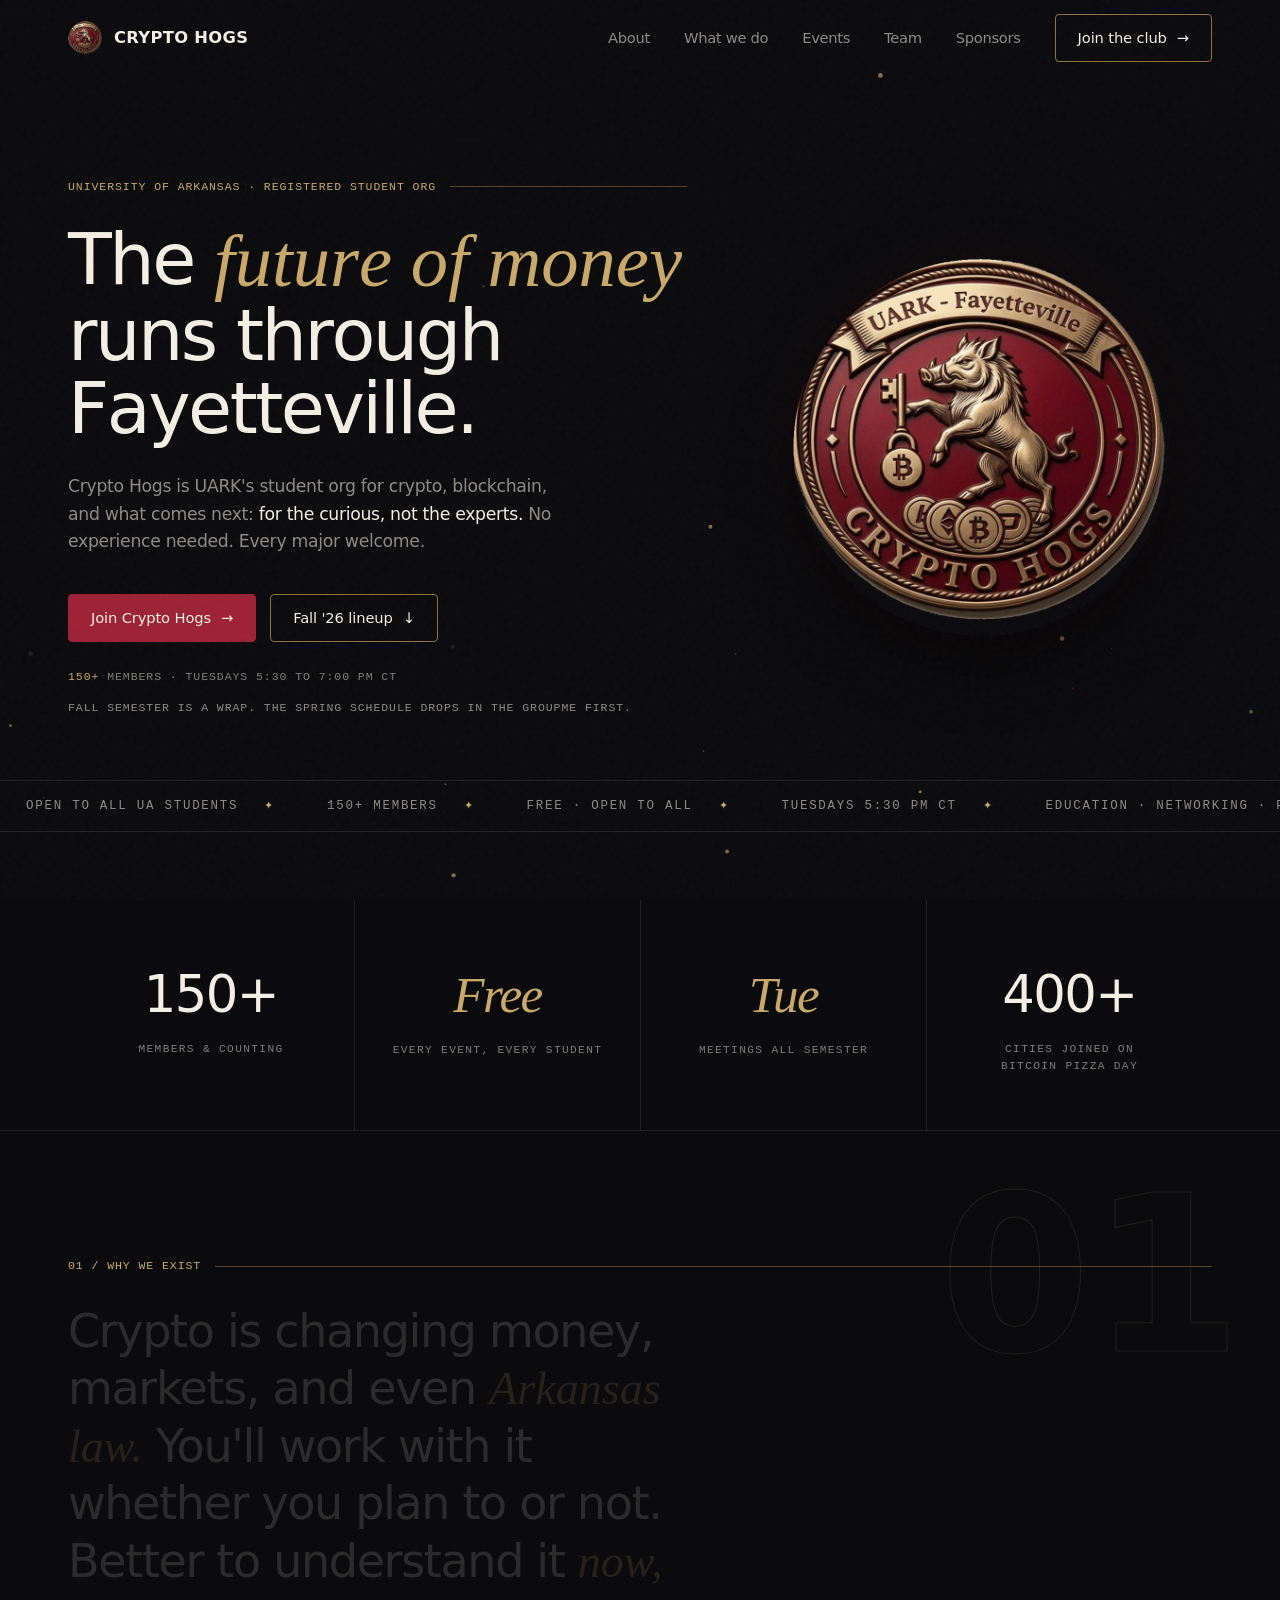
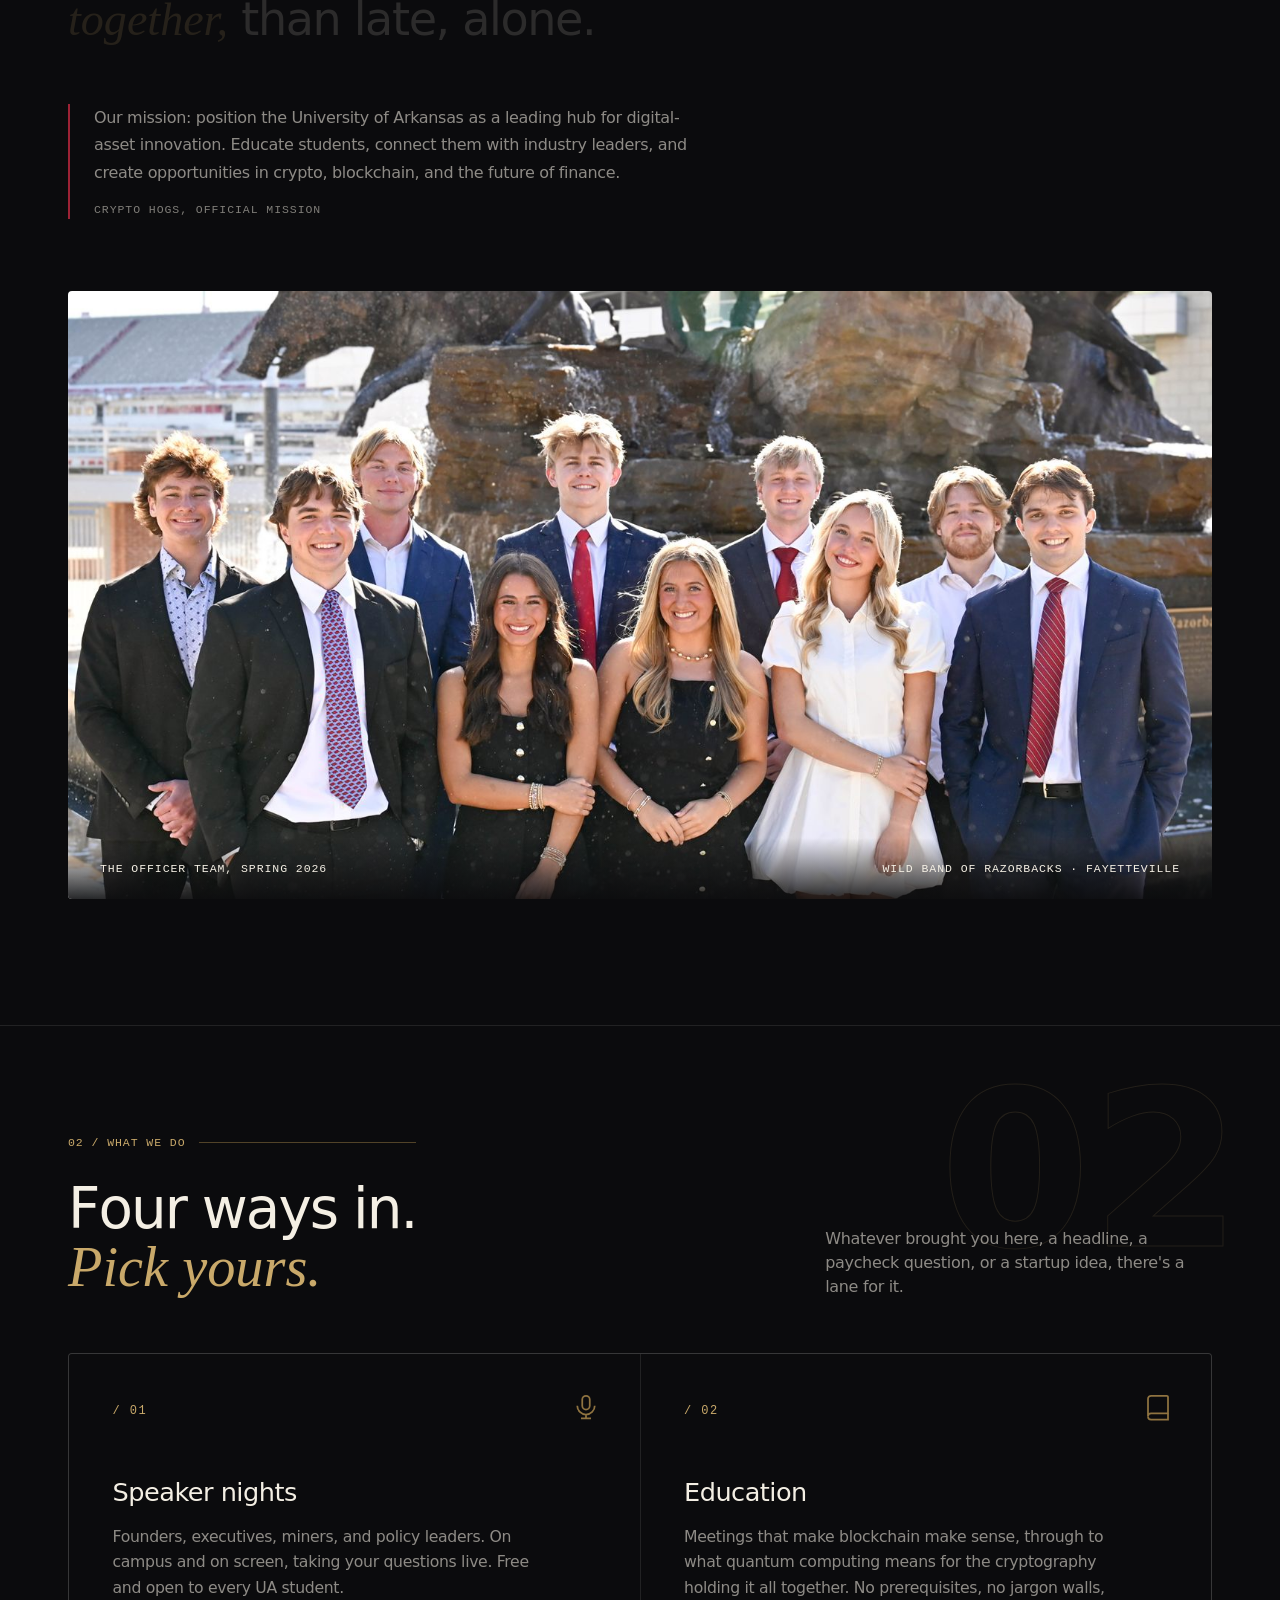
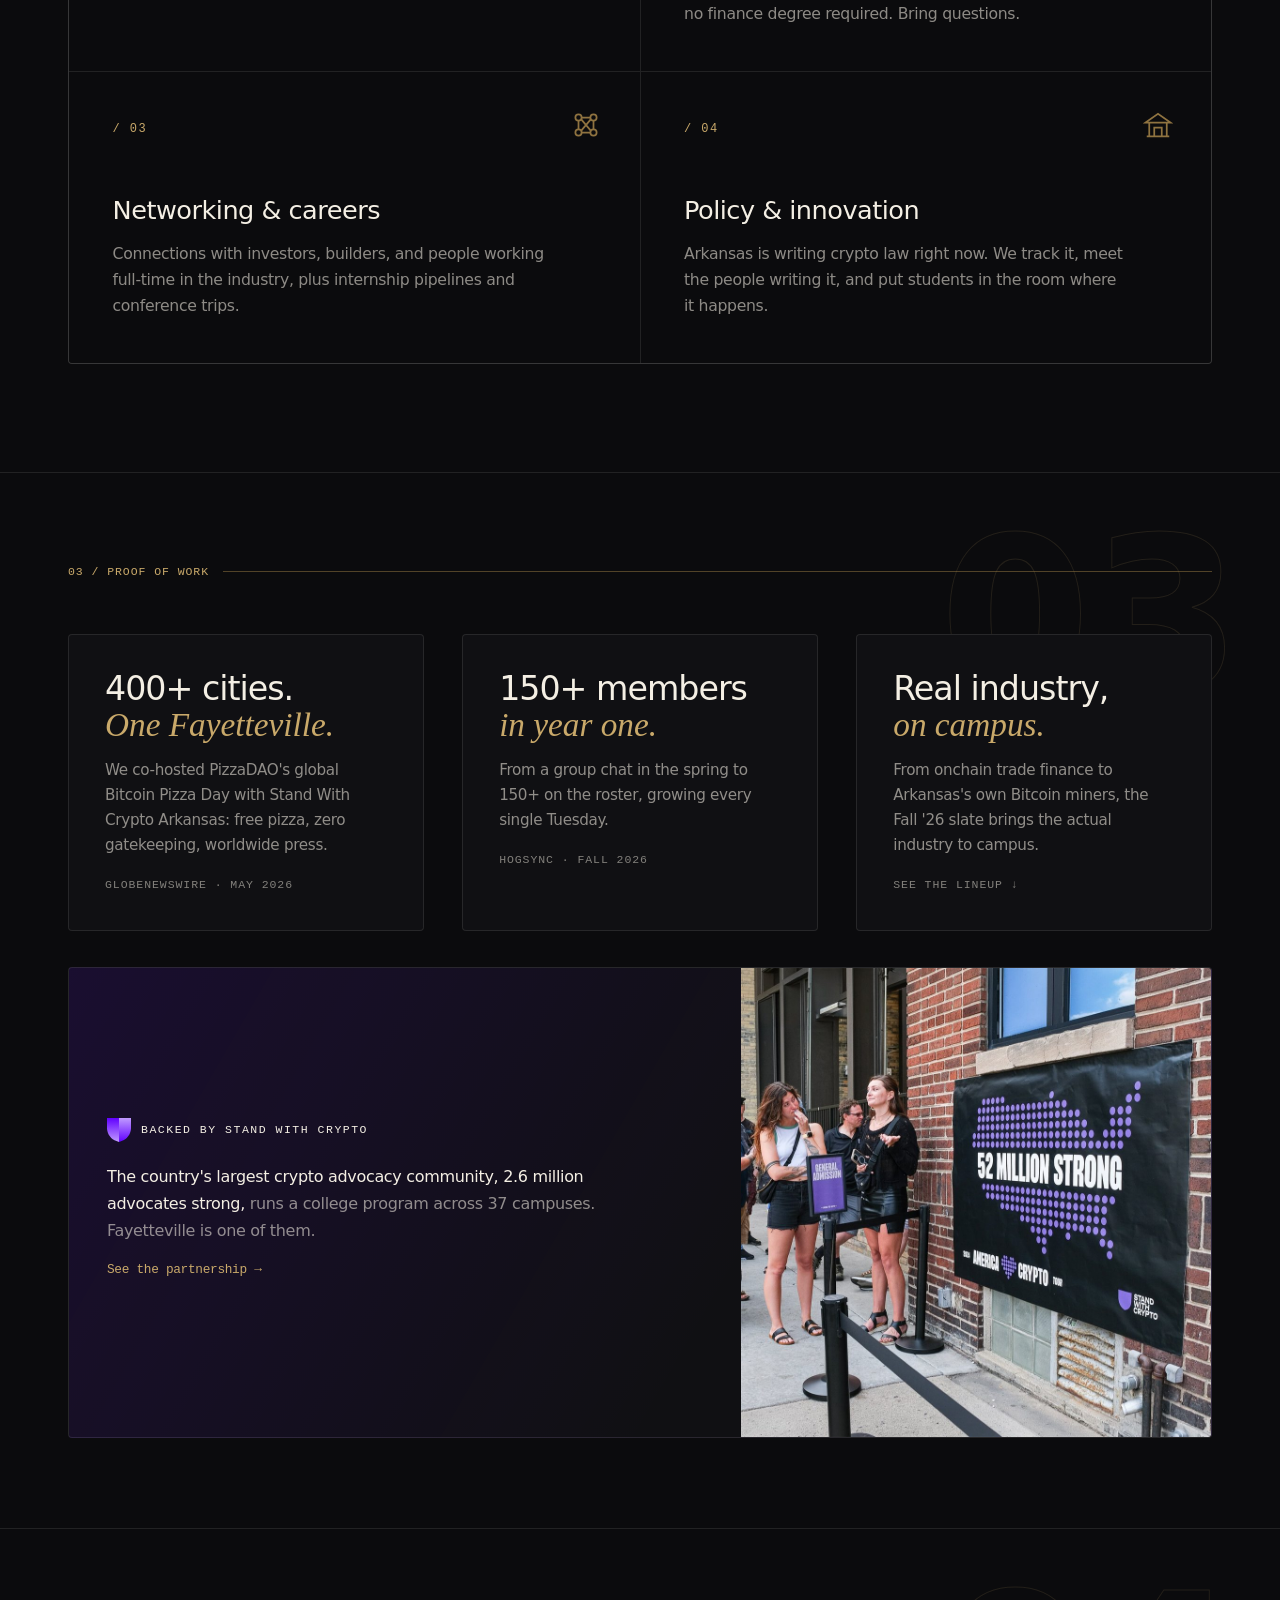
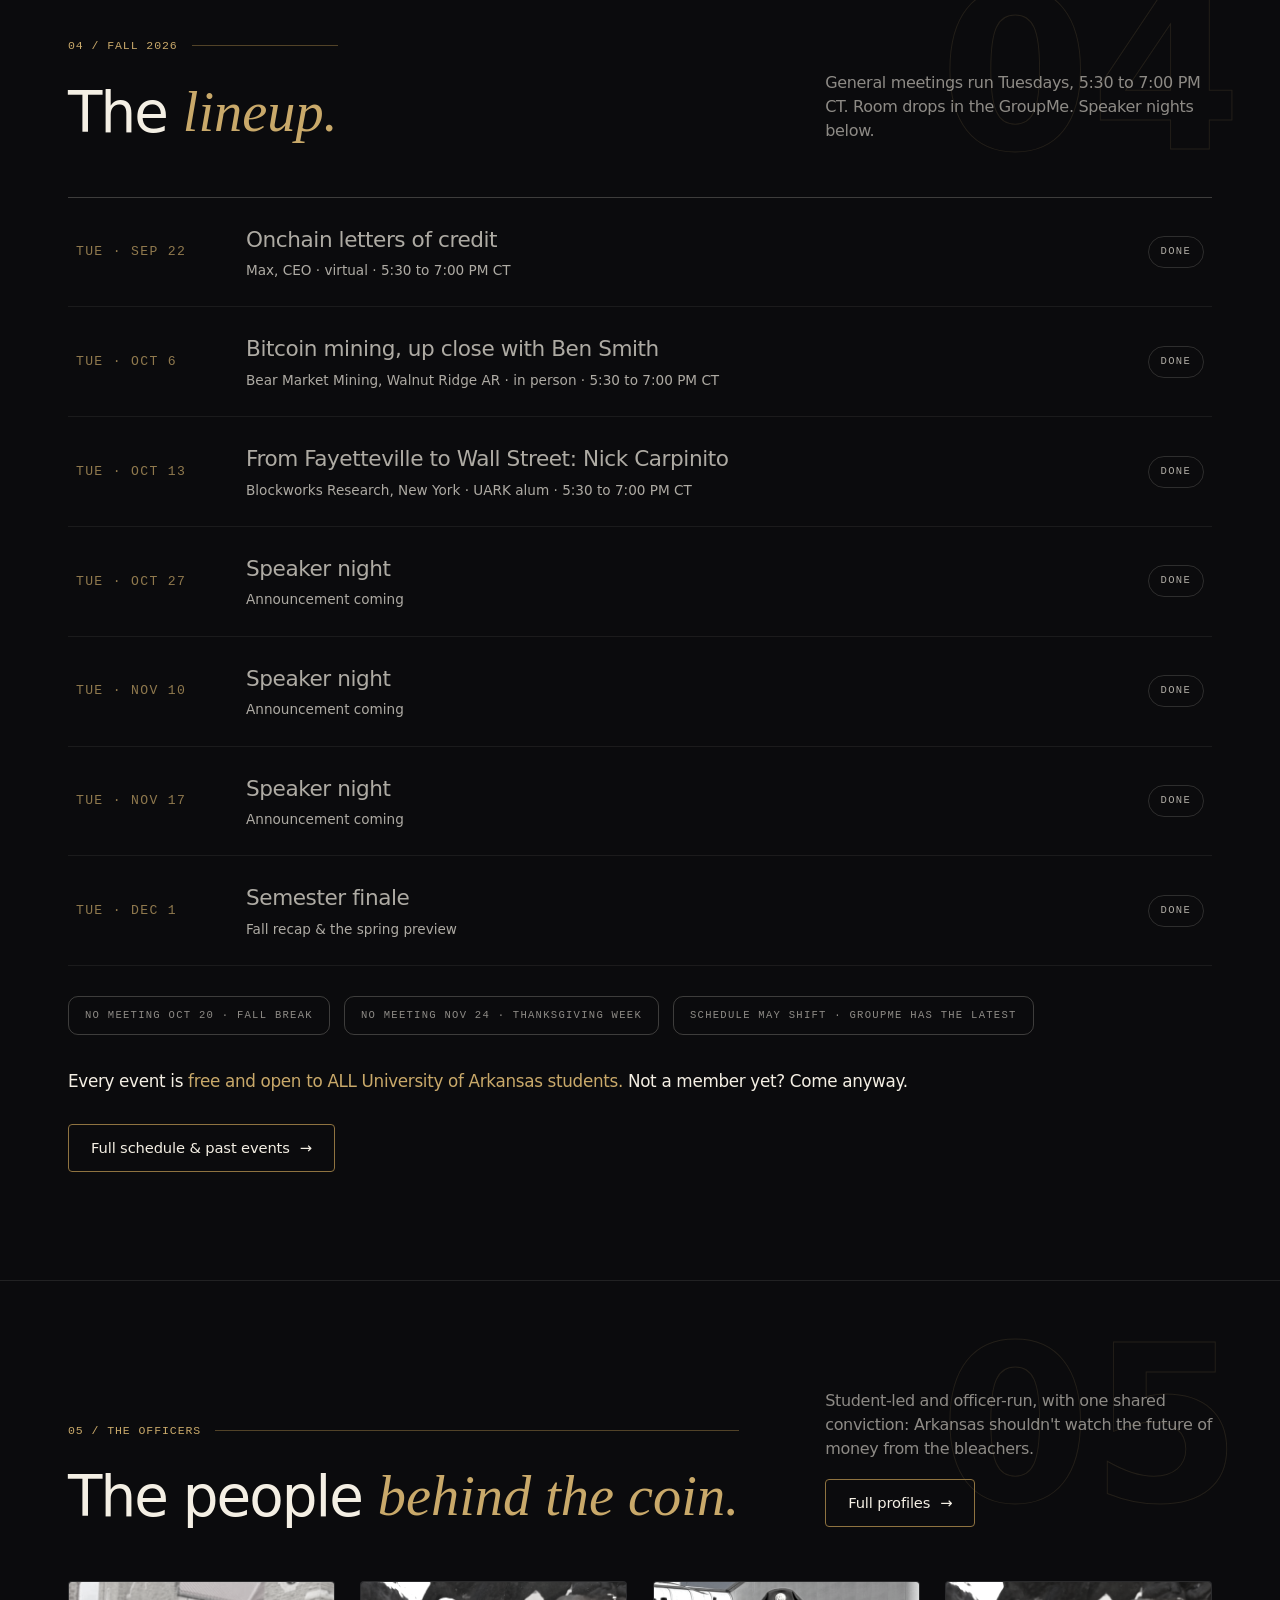
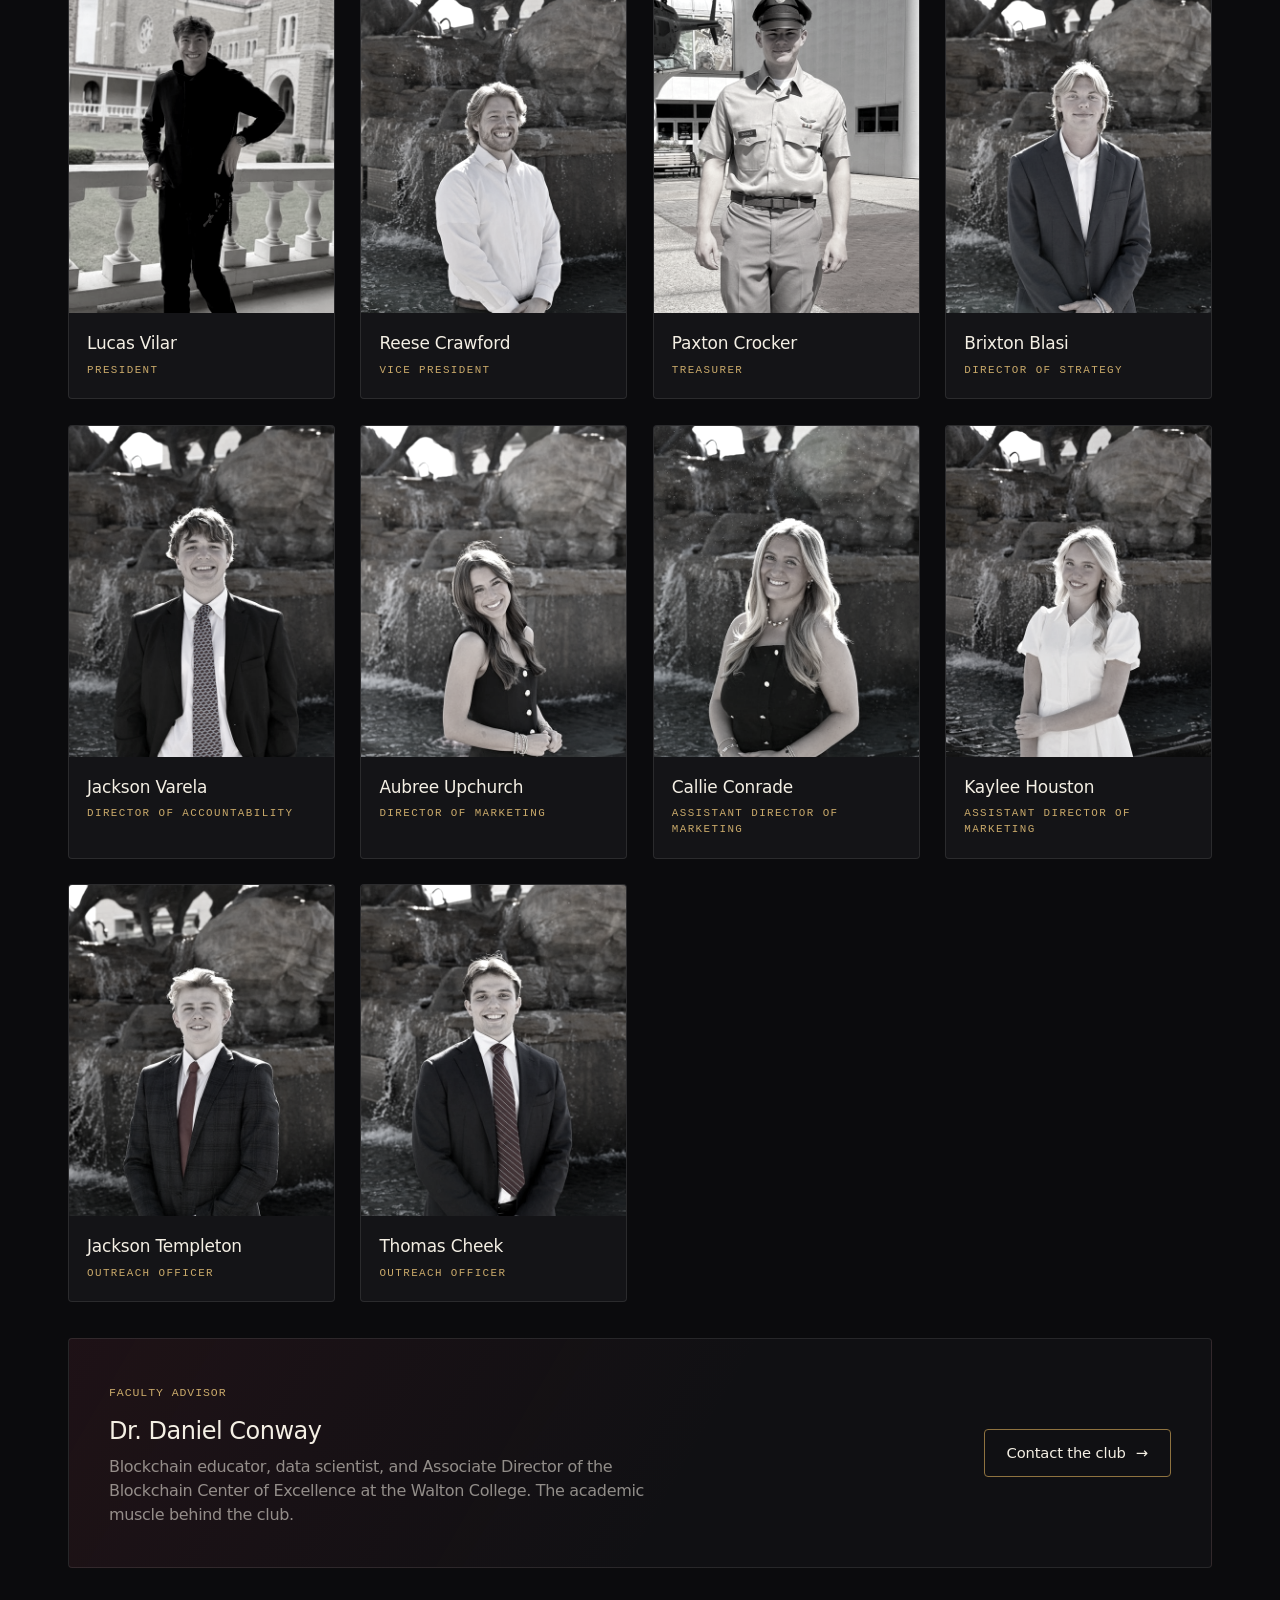
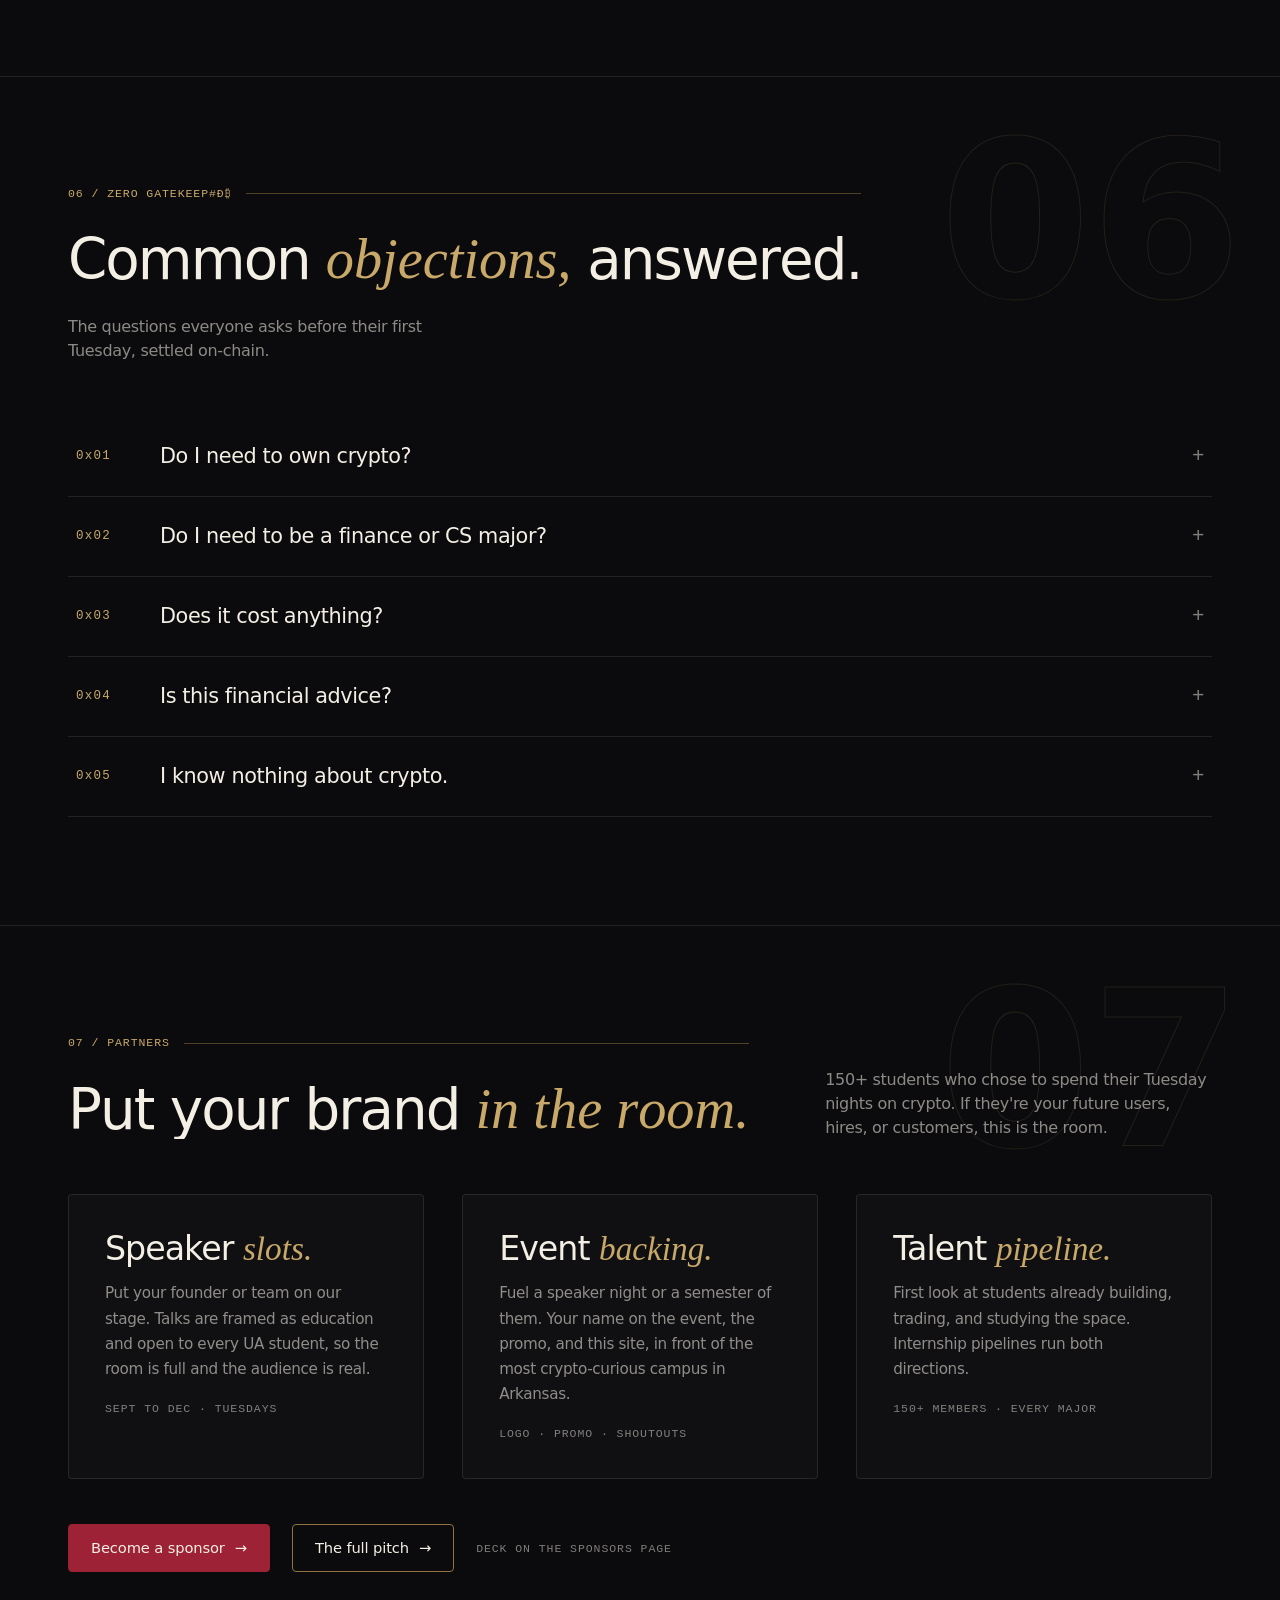
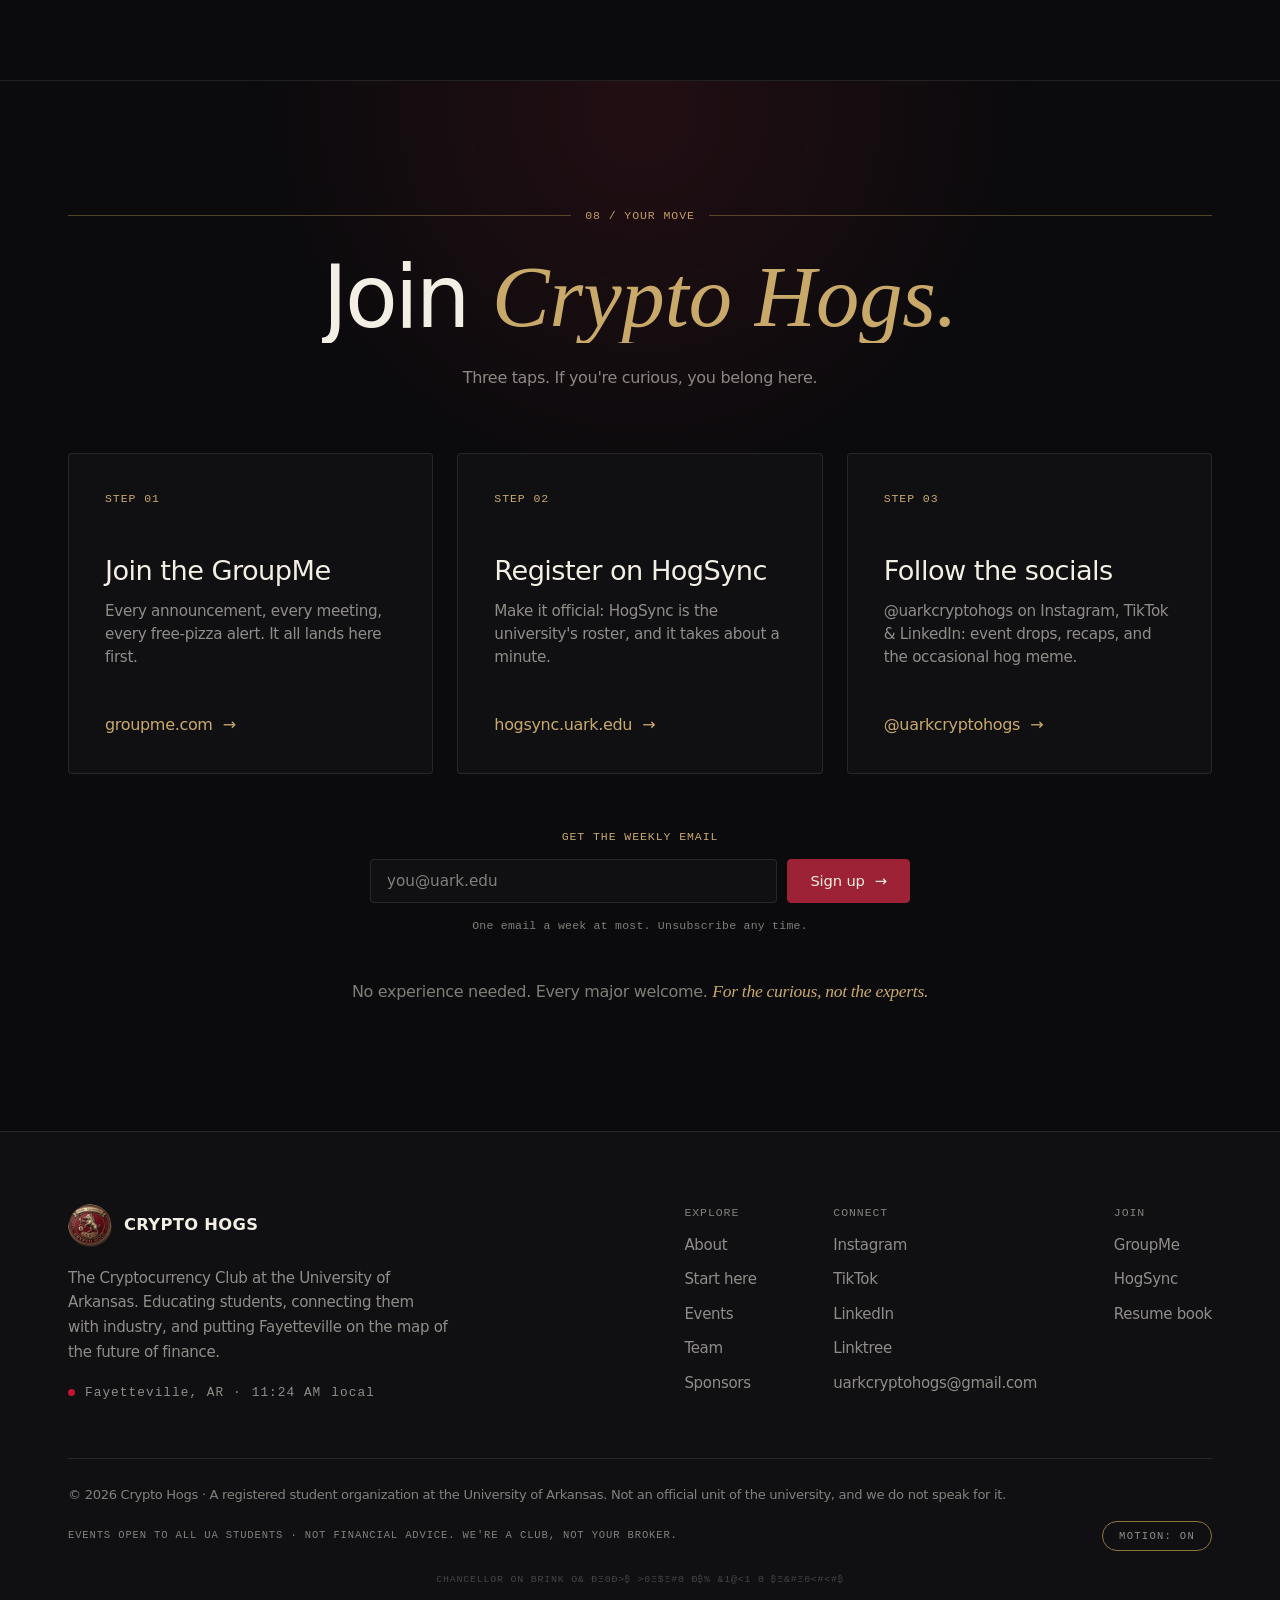
<file: index.html>
<!DOCTYPE html>
<!--
   CRYPTO HOGS · University of Arkansas · est. 2026
   The future of money runs through Fayetteville.
   psst... type "wps" anywhere on the page.
-->
<html lang="en">
<head>
<meta charset="UTF-8">
<meta name="viewport" content="width=device-width, initial-scale=1.0">
<meta http-equiv="Content-Security-Policy" content="default-src 'self'; script-src 'self' 'unsafe-inline'; style-src 'self' 'unsafe-inline' https://fonts.googleapis.com; font-src https://fonts.gstatic.com; img-src 'self' data:; connect-src 'self' https://mempool.space https://umnizqaitlhulsxsasoz.supabase.co; object-src 'none'; base-uri 'none'; form-action 'none'">
<meta name="referrer" content="strict-origin-when-cross-origin">
<script>
  /* Motion preference: an explicit choice on the page wins over the OS setting,
     so the experience never silently dies when the OS reduce-motion flag flips. */
  window.__reduced = function(){
    try {
      var p = localStorage.getItem('ch-motion');
      if (p === 'full') return false;
      if (p === 'reduced') return true;
    } catch (e) {}
    if (/[?&]motion\b/.test(location.search)) return false;
    if (/[?&]static\b/.test(location.search)) return true;
    return window.matchMedia('(prefers-reduced-motion: reduce)').matches;
  };
  /* Mirror the decision onto <html> so the CSS animations follow the same switch as the JS. */
  document.documentElement.classList.add(window.__reduced() ? 'motion-off' : 'motion-on');
</script>
<title>Crypto Hogs · UARK's Crypto Club</title>
<meta name="description" content="Crypto Hogs is the University of Arkansas student org for crypto, blockchain, and quantum computing. Speakers, education, networking, policy. Free and open to all UA students.">
<meta property="og:title" content="Crypto Hogs · UARK's Crypto Club">
<meta property="og:description" content="The future of money runs through Fayetteville. Speakers, education, networking & policy. Open to all UA students.">
<meta property="og:image" content="https://jacksonvarela1.github.io/cryptohogs/assets/og-card.jpg">
<meta property="og:url" content="https://jacksonvarela1.github.io/cryptohogs/">
<link rel="canonical" href="https://jacksonvarela1.github.io/cryptohogs/">
<meta property="og:type" content="website">
<meta name="twitter:card" content="summary_large_image">
<meta name="twitter:image" content="https://jacksonvarela1.github.io/cryptohogs/assets/og-card.jpg">
<link rel="apple-touch-icon" href="assets/apple-touch-icon.png">
<link rel="icon" type="image/png" href="assets/coin-96.png">
<noscript><style>.reveal{opacity:1!important;transform:none!important}.word{opacity:1!important}</style></noscript>
<link rel="preconnect" href="https://fonts.googleapis.com">
<link rel="preconnect" href="https://fonts.gstatic.com" crossorigin>
<link href="https://fonts.googleapis.com/css2?family=Space+Grotesk:wght@400;500;700&family=Instrument+Serif:ital@0;1&family=IBM+Plex+Mono:wght@400;500&display=swap" rel="stylesheet">
<style>
  /* ============ TOKENS ============ */
  :root{
    --ink:#0B0B0D;
    --ink-2:#101013;
    --panel:#141417;
    --line:rgba(244,239,228,.10);
    --line-strong:rgba(244,239,228,.22);
    --cream:#F4EFE4;
    --cream-dim:rgba(244,239,228,.56);
    --cream-faint:rgba(244,239,228,.5);
    --cardinal:#9D2235;
    --cardinal-hot:#C41230;
    --bronze:#C9A96A;
    --bronze-deep:#8F7340;
    --radius:4px;
    --ease:cubic-bezier(.22,1,.36,1);
    --font-d:'Space Grotesk',ui-sans-serif,system-ui,sans-serif;
    --font-s:'Instrument Serif',Georgia,serif;
    --font-m:'IBM Plex Mono',ui-monospace,Consolas,monospace;
  }
  *{margin:0;padding:0;box-sizing:border-box}
  html{scroll-behavior:smooth}
  /* Reduced motion: the OS preference applies unless the page's own Motion switch says "on";
     the switch saying "off" applies even when the OS says nothing. No JS: OS preference only. */
  @media (prefers-reduced-motion:reduce){
    html:not(.motion-on){scroll-behavior:auto}
    html:not(.motion-on) *,html:not(.motion-on) *::before,html:not(.motion-on) *::after{animation-duration:.01ms!important;animation-iteration-count:1!important;transition-duration:.01ms!important}
  }
  html.motion-off{scroll-behavior:auto}
  html.motion-off *,html.motion-off *::before,html.motion-off *::after{animation-duration:.01ms!important;animation-iteration-count:1!important;transition-duration:.01ms!important}
  html{background:var(--ink)}
  /* overflow-x:clip on body only (not hidden, not on html): hidden makes body a
     scroll container and breaks smooth anchor scrolling; clip on html freezes
     page scrolling entirely because its paired axis also computes to clip */
  body{overflow-x:clip}
  body{
    background:transparent;
    color:var(--cream);
    font-family:var(--font-d);
    font-size:1rem;
    line-height:1.5;
    letter-spacing:-.02em;
    -webkit-font-smoothing:antialiased;
  }
  section[id]{scroll-margin-top:72px}
  ::selection{background:var(--cardinal);color:var(--cream)}
  :focus-visible{outline:1.5px solid var(--bronze);outline-offset:4px}
  a[target="_blank"]::after{content:" (opens in a new tab)";position:absolute;width:1px;height:1px;overflow:hidden;clip:rect(0 0 0 0);white-space:nowrap}
  img{max-width:100%;display:block}
  a{color:inherit;text-decoration:none}
  .wrap{max-width:1240px;margin:0 auto;padding:0 clamp(20px,4vw,48px)}
  .mono{font-family:var(--font-m);letter-spacing:.08em;text-transform:uppercase;font-size:.72rem;font-weight:500}
  .serif{font-family:var(--font-s);font-style:italic;font-weight:400;letter-spacing:0}
  .eyebrow{display:flex;align-items:center;gap:14px;color:var(--bronze);margin-bottom:28px}
  .eyebrow::after{content:"";height:1px;flex:1;background:var(--bronze-deep);opacity:.55}
  .join .eyebrow::before{content:"";height:1px;flex:1;background:var(--bronze-deep);opacity:.55}
  .proof .eyebrow{margin-bottom:clamp(36px,6vh,64px)}
  section{position:relative}

  /* ============ REVEAL ANIMS ============ */
  .reveal{opacity:0;transform:translateY(28px);transition:opacity .9s var(--ease),transform .9s var(--ease)}
  .reveal.in{opacity:1;transform:none}
  .reveal-d1{transition-delay:.08s}.reveal-d2{transition-delay:.16s}.reveal-d3{transition-delay:.24s}.reveal-d4{transition-delay:.32s}

  /* ============ NAV ============ */
  header{
    position:fixed;inset:0 0 auto 0;z-index:70;
    transition:background .4s var(--ease),border-color .4s var(--ease);
    border-bottom:1px solid transparent;
  }
  header.scrolled{background:rgba(11,11,13,.96);border-bottom-color:var(--line)}
  .nav{display:flex;align-items:center;justify-content:space-between;height:76px}
  .brand{display:flex;align-items:center;gap:12px;font-weight:700;font-size:1.02rem;letter-spacing:.02em}
  .brand img{width:34px;height:34px;transition:transform .6s var(--ease)}
  .brand:hover img{transform:rotate(180deg)}
  .navlinks{display:flex;align-items:center;gap:34px}
  .navlinks a.link{font-size:.92rem;color:var(--cream-dim);transition:color .3s var(--ease);position:relative}
  .navlinks a.link:hover{color:var(--cream)}
  .navlinks a.link::after{content:"";position:absolute;left:0;bottom:-6px;height:1px;width:0;background:var(--bronze);transition:width .35s var(--ease)}
  .navlinks a.link:hover::after{width:100%}
  .btn{
    display:inline-flex;align-items:center;gap:10px;
    font-family:var(--font-d);font-weight:500;font-size:.92rem;letter-spacing:-.01em;
    padding:12px 22px;border-radius:var(--radius);cursor:pointer;
    border:1px solid var(--bronze-deep);color:var(--cream);background:transparent;
    transition:background .3s var(--ease),border-color .3s var(--ease),color .3s var(--ease),transform .3s var(--ease);
  }
  .btn:hover{background:var(--bronze);border-color:var(--bronze);color:#141414}
  .btn.solid{background:var(--cardinal);border-color:var(--cardinal)}
  .btn.solid:hover{background:var(--cardinal-hot);border-color:var(--cardinal-hot);color:var(--cream)}
  .btn .arr{transition:transform .3s var(--ease)}
  .btn:hover .arr{transform:translateX(4px)}
  .burger{display:none;background:none;border:none;cursor:pointer;padding:10px;z-index:70}
  .burger span{display:block;width:26px;height:2px;background:var(--cream);margin:6px 0;transition:transform .4s var(--ease),opacity .3s}
  .menu-open .burger span:nth-child(1){transform:translateY(8px) rotate(45deg)}
  .menu-open .burger span:nth-child(2){opacity:0}
  .menu-open .burger span:nth-child(3){transform:translateY(-8px) rotate(-45deg)}
  .mobilemenu{
    position:fixed;inset:0;background:var(--ink);z-index:60;display:flex;flex-direction:column;
    justify-content:center;padding:0 32px;gap:8px;
    opacity:0;pointer-events:none;visibility:hidden;
    transition:opacity .4s var(--ease),visibility 0s .4s;
  }
  .menu-open .mobilemenu{opacity:1;pointer-events:auto;visibility:visible;transition:opacity .4s var(--ease),visibility 0s 0s}
  body.menu-open{overflow:hidden}
  .mobilemenu a{font-size:clamp(2rem,9vw,3rem);font-weight:500;letter-spacing:-.03em;padding:10px 0;border-bottom:1px solid var(--line);transition:color .3s,padding-left .3s var(--ease)}
  .mobilemenu a:hover{color:var(--bronze);padding-left:12px}
  .mobilemenu .mono{color:var(--cream-faint);margin-bottom:18px}

  /* ============ HERO ============ */
  .hero{min-height:100vh;min-height:100svh;display:flex;flex-direction:column;justify-content:center;padding-top:110px;position:relative}
  .hero-grid{display:grid;grid-template-columns:1.15fr .85fr;gap:clamp(24px,5vw,72px);align-items:center}
  h1{
    font-size:clamp(2.6rem,5.6vw,4.9rem);
    line-height:1.02;font-weight:500;letter-spacing:-.035em;
  }
  h1 .serif{color:var(--bronze);font-size:1.04em}
  .hero-sub{margin-top:28px;max-width:46ch;color:var(--cream-dim);font-size:1.08rem;line-height:1.6}
  .hero-sub strong{color:var(--cream);font-weight:500}
  .hero-ctas{display:flex;gap:14px;margin-top:38px;flex-wrap:wrap}
  .hero-note{margin-top:26px;color:var(--cream-faint)}
  .hero-note b{color:var(--bronze);font-weight:500}

  /* coin */
  .coin-stage{display:flex;justify-content:center;position:relative}
  .coin-glow{
    position:absolute;inset:50% auto auto 50%;width:min(34vw,480px);aspect-ratio:1;
    transform:translate(-50%,-50%);border-radius:50%;
    background:radial-gradient(circle,rgba(201,169,106,.20),rgba(157,34,53,.10) 45%,transparent 70%);
    filter:blur(30px);pointer-events:none;
  }
  .coin-wrap{position:relative}
  .coin3d{
    width:min(36vw,500px);aspect-ratio:1;position:relative;cursor:grab;user-select:none;
    touch-action:pan-y;-webkit-tap-highlight-color:transparent;
  }
  .coin3d.dragging{cursor:grabbing}
  .coin3d:not(.live){cursor:default}
  .coin3d canvas{position:absolute;inset:0;width:100%!important;height:100%!important;display:block}
  .coin3d img{
    position:absolute;inset:9%;width:82%;height:82%;border-radius:50%;pointer-events:none;
    box-shadow:0 30px 60px rgba(0,0,0,.55);transition:opacity .6s var(--ease);
  }
  .coin3d.live img{opacity:0}
  .brand img{border-radius:50%}
  @keyframes floaty{0%,100%{transform:translateY(0)}50%{transform:translateY(-14px)}}
  .coin-float{animation:floaty 6.5s ease-in-out infinite}
  .coin-hint{position:absolute;left:50%;bottom:-44px;transform:translateX(-50%);color:var(--cream-faint);white-space:nowrap;opacity:0;transition:opacity .5s var(--ease)}
  /* only promise a spin once the 3D coin is actually drawing: reduced motion, LITE phones,
     a WebGL failure and a watchdog demotion all leave a still image that cannot be spun */
  .coin3d.live ~ .coin-hint{opacity:1}
  .coin-hint.has-offer{opacity:1}
  .motion-offer{background:none;border:1px solid var(--bronze-deep);border-radius:999px;color:var(--cream-dim);font-family:var(--font-m);font-size:.62rem;line-height:1;letter-spacing:.12em;text-transform:uppercase;padding:8px 14px;cursor:pointer;white-space:nowrap;transition:border-color .3s var(--ease),color .3s var(--ease)}
  .motion-offer:hover{border-color:var(--bronze);color:var(--bronze)}
  .particle{position:fixed;z-index:115;pointer-events:none;font-size:20px;line-height:1;will-change:transform,opacity}

  /* film grain (static: animating a full-viewport layer costs more than it looks) */
  body::after{
    content:"";position:fixed;inset:0;pointer-events:none;z-index:100;opacity:.05;
    background-image:url("data:image/svg+xml,%3Csvg xmlns='http://www.w3.org/2000/svg' viewBox='0 0 220 220'%3E%3Cfilter id='n'%3E%3CfeTurbulence type='fractalNoise' baseFrequency='0.85' numOctaves='2'/%3E%3C/filter%3E%3Crect width='220' height='220' filter='url(%23n)' opacity='0.55'/%3E%3C/svg%3E");
  }

  /* ghost section numerals */
  .ghost{
    position:absolute;top:clamp(10px,4vh,44px);right:clamp(6px,3vw,44px);z-index:0;
    font-family:var(--font-d);font-weight:700;line-height:1;pointer-events:none;user-select:none;
    font-size:clamp(7rem,17vw,15rem);color:transparent;
    -webkit-text-stroke:1px rgba(201,169,106,.13);
  }
  @media (max-width:480px){.ghost{display:none}}
  .ghost ~ .wrap{position:relative;z-index:1}

  /* custom cursor */
  @media (hover:hover) and (pointer:fine){
    body.cursor-on, body.cursor-on a, body.cursor-on button, body.cursor-on .coin3d{cursor:none}
    .cur-dot,.cur-ring{position:fixed;top:0;left:0;pointer-events:none;z-index:120;border-radius:50%;transform:translate(-200px,-200px)}
    .cur-dot{width:6px;height:6px;background:var(--bronze)}
    .cur-ring{
      width:34px;height:34px;border:1px solid rgba(201,169,106,.55);
      transition:border-color .25s var(--ease);
    }
    body.cursor-hot .cur-ring{border-color:var(--bronze)}
    body.cursor-hot .cur-dot{background:var(--cardinal-hot)}
  }

  /* masked char reveal (mask released after the reveal so descenders never clip) */
  .word-w{display:inline-block;overflow:hidden;vertical-align:top}
  .ch{display:inline-block}
  .split-done .word-w{overflow:visible}

  /* officer photos: mono at rest, color on hover */
  .card .ph img{filter:saturate(.12) contrast(1.06);transition:transform .9s var(--ease),filter .7s var(--ease)}
  .card:hover .ph img{filter:none}

  /* card glare sweep (position driven by JS tilt) */
  .card::after{
    content:"";position:absolute;inset:0;pointer-events:none;opacity:0;z-index:2;
    background:radial-gradient(420px circle at var(--gx,50%) var(--gy,50%),rgba(201,169,106,.15),transparent 55%);
    transition:opacity .4s var(--ease);
  }
  .card:hover::after{opacity:1}

  /* page-wide ember field (fixed, behind all content) */
  .embers{position:fixed;inset:0;pointer-events:none;z-index:-1}
  .hero > .wrap, .hero > .marquee{position:relative;z-index:1}

  /* constant ambient life: gold accents breathe, glow pulses, marquee stars turn */
  @keyframes goldbreathe{0%,100%{opacity:.82}50%{opacity:1}}
  .proof-card .serif, .stat b em, .join-fine em{animation:goldbreathe 6.5s ease-in-out infinite}
  .mq-paused .marquee-track{animation-play-state:paused}
  @keyframes glowpulse{0%,100%{opacity:.8;transform:translate(-50%,-50%) scale(1)}50%{opacity:1;transform:translate(-50%,-50%) scale(1.08)}}
  .coin-glow{animation:glowpulse 6s ease-in-out infinite}
  @keyframes spinstar{to{transform:rotate(360deg)}}
  .marquee-inner span::after{display:inline-block;animation:spinstar 10s linear infinite}

  /* scroll progress */
  .scroll-progress{
    position:fixed;top:0;left:0;right:0;height:2px;z-index:130;pointer-events:none;
    background:linear-gradient(90deg,var(--bronze),var(--cardinal-hot));
    transform:scaleX(0);transform-origin:0 50%;
  }

  /* confirmed chip pulse */
  .chip.hot{position:relative;padding-left:26px}
  .chip.hot::before{
    content:"";position:absolute;left:12px;top:50%;transform:translateY(-50%);
    width:6px;height:6px;border-radius:50%;background:var(--cream);animation:pulse 2s infinite;
  }

  /* lite mode: phones & low-memory devices skip the heavy atmosphere */
  html.lite body::after{display:none}
  html.lite header.scrolled{background:rgba(11,11,13,.97)}

  /* next block line (hero) */
  .nextblock{margin-top:14px;color:var(--cream-dim)}
  .nextblock b{color:var(--bronze);font-weight:500}
  .nextblock.is-tonight{color:var(--cream)}
  .nextblock .nb-tag{display:inline-block;margin-right:9px;padding:3px 9px;border-radius:var(--radius);
    background:var(--cardinal-hot);color:var(--cream);font-weight:600;font-size:.86em;
    letter-spacing:.12em;text-transform:uppercase}

  /* FAQ: block-explorer rows */
  .faq{border-top:1px solid var(--line);padding:clamp(80px,12vh,150px) 0}
  .faqrow{border-bottom:1px solid var(--line)}
  .faqrow summary{
    display:grid;grid-template-columns:64px 1fr auto;gap:20px;align-items:center;
    padding:24px 8px;cursor:pointer;list-style:none;
    font-size:clamp(1.02rem,1.7vw,1.3rem);font-weight:500;letter-spacing:-.02em;
    transition:background .35s var(--ease),padding-left .35s var(--ease);
  }
  .faqrow summary::-webkit-details-marker{display:none}
  .faqrow summary:hover{background:var(--ink-2);padding-left:20px}
  .faqrow summary .idx{font-family:var(--font-m);font-size:.78rem;color:var(--bronze);letter-spacing:.1em}
  .faqrow summary .tog{font-family:var(--font-m);color:var(--cream-faint);transition:transform .35s var(--ease)}
  .faqrow[open] summary .tog{transform:rotate(45deg)}
  .faqrow p{padding:0 8px 26px 84px;color:var(--cream-dim);max-width:62ch;line-height:1.7}
  .faqrow p b{color:var(--cream);font-weight:500}
  .faq .section-head p{max-width:36ch}
  @media (max-width:860px){
    .faqrow summary{grid-template-columns:48px 1fr auto}
    .faqrow p{padding-left:8px}
  }

  /* 21-click toast */
  .toast21{
    position:fixed;left:50%;bottom:34px;transform:translate(-50%,80px);z-index:126;
    background:var(--panel);border:1px solid var(--bronze-deep);border-radius:100px;
    padding:14px 26px;font-family:var(--font-m);font-size:.75rem;letter-spacing:.1em;
    color:var(--bronze);opacity:0;transition:transform .5s var(--ease),opacity .5s var(--ease);
    pointer-events:none;white-space:nowrap;
  }
  .toast21.on{transform:translate(-50%,0);opacity:1}

  /* home: backed by Stand With Crypto band */
  .home-swc{
    margin-top:clamp(28px,4vh,44px);display:grid;grid-template-columns:1.35fr 1fr;gap:clamp(20px,3vw,40px);
    align-items:center;border:1px solid var(--line);border-radius:var(--radius);overflow:hidden;
    background:linear-gradient(120deg,rgba(97,0,255,.12),transparent 60%),var(--ink-2);
  }
  .home-swc-body{padding:clamp(22px,3vw,38px)}
  .home-swc-badge{display:inline-flex;align-items:center;gap:10px;font-family:var(--font-m);font-size:.72rem;letter-spacing:.13em;text-transform:uppercase;color:var(--cream)}
  .home-swc-badge img{width:24px;height:24px}
  .home-swc-body p{color:var(--cream-dim);line-height:1.7;margin:14px 0 0;max-width:56ch}
  .home-swc-body p b{color:var(--cream);font-weight:500}
  .home-swc-link{display:inline-block;margin-top:8px;padding:8px 0;font-family:var(--font-m);font-size:.8rem;color:var(--bronze)}
  .home-swc-link .arr{transition:transform .3s var(--ease);display:inline-block}
  .home-swc-link:hover .arr{transform:translateX(4px)}
  .home-swc-figure{align-self:stretch;min-height:200px;margin:0;aspect-ratio:1}
  .home-swc-figure img{display:block;width:100%;height:100%;object-fit:cover}
  @media (max-width:760px){ .home-swc{grid-template-columns:1fr} .home-swc-figure{min-height:180px;order:-1} }

  /* sponsors */
  .sponsors{border-top:1px solid var(--line);padding:clamp(80px,12vh,150px) 0;position:relative}
  .sponsor-cta{
    margin-top:clamp(32px,5vh,52px);display:flex;align-items:center;gap:22px;flex-wrap:wrap;
  }
  .sponsor-cta .mono{color:var(--cream-faint)}

  /* genesis egg */
  .genesis{display:block;text-align:center;margin-top:22px;color:rgba(244,239,228,.24);font-size:.62rem}

  /* wps easter egg */
  .wps{
    position:fixed;inset:0;display:flex;align-items:center;justify-content:center;gap:.35em;
    z-index:125;pointer-events:none;font-family:var(--font-s);font-style:italic;
    font-size:clamp(3rem,10vw,8rem);color:var(--bronze);text-shadow:0 8px 60px rgba(0,0,0,.7);
    animation:wpsout 1.9s var(--ease) forwards;
  }
  .wps span{opacity:0;animation:wpsword .5s var(--ease) forwards}
  .wps span:nth-child(2){animation-delay:.22s;color:var(--cream)}
  .wps span:nth-child(3){animation-delay:.44s;color:var(--cardinal-hot)}
  @keyframes wpsword{from{opacity:0;transform:translateY(44px) scale(.9)}to{opacity:1;transform:none}}
  @keyframes wpsout{0%,80%{opacity:1}100%{opacity:0}}

  /* marquee */
  .marquee{border-top:1px solid var(--line);border-bottom:1px solid var(--line);overflow:hidden;margin-top:clamp(40px,7vh,84px)}
  .marquee-track{display:flex;width:max-content;animation:mq 36s linear infinite}
  .marquee:hover .marquee-track{animation-play-state:paused}
  @keyframes mq{to{transform:translateX(-50%)}}
  .marquee-inner{display:flex;align-items:center;padding:16px 0;white-space:nowrap}
  .marquee-inner span{font-family:var(--font-m);font-size:.78rem;letter-spacing:.14em;text-transform:uppercase;color:var(--cream-dim);padding:0 26px;display:flex;align-items:center;gap:26px}
  .marquee-inner span::after{content:"✦";color:var(--bronze);font-size:.7rem}

  /* ============ STATS ============ */
  .stats{border-bottom:1px solid var(--line)}
  .stats-grid{display:grid;grid-template-columns:repeat(4,1fr)}
  .stat{padding:clamp(30px,4.5vw,56px) 20px;text-align:center;border-left:1px solid var(--line)}
  .stat:first-child{border-left:none}
  .stat b{display:block;font-size:clamp(2rem,4vw,3.2rem);font-weight:500;letter-spacing:-.03em;color:var(--cream)}
  .stat b em{font-family:var(--font-s);font-style:italic;color:var(--bronze)}
  .stat small{display:block;margin-top:8px;color:var(--cream-faint);font-family:var(--font-m);font-size:.7rem;letter-spacing:.12em;text-transform:uppercase;text-wrap:balance}

  /* ============ MISSION ============ */
  .mission{padding:clamp(90px,14vh,160px) 0}
  .mission p.big{
    font-size:clamp(1.7rem,3.6vw,3rem);line-height:1.25;font-weight:400;letter-spacing:-.03em;
    max-width:22ch;
  }
  .mission .word{opacity:.14;transition:opacity .25s linear}
  .mission .word.serif{color:var(--bronze)}
  .mission-quote{margin-top:56px;max-width:640px;border-left:2px solid var(--cardinal);padding-left:24px;color:var(--cream-dim);line-height:1.7}
  .mission-quote .mono{display:block;margin-top:14px;color:var(--cream-faint)}

  /* group photo */
  .groupshot{position:relative;border-radius:var(--radius);overflow:hidden;margin-top:72px}
  .groupshot img{width:100%;aspect-ratio:16/8.5;object-fit:cover;object-position:50% 30%;transform:scale(1.04);transition:transform 1.6s var(--ease)}
  .groupshot:hover img{transform:scale(1)}
  .groupshot figcaption{
    position:absolute;left:0;right:0;bottom:0;padding:22px clamp(16px,3vw,32px);
    background:linear-gradient(transparent,rgba(11,11,13,.88));
    display:flex;justify-content:space-between;align-items:baseline;gap:12px;flex-wrap:wrap;
  }

  /* ============ PILLARS ============ */
  .pillars{padding:clamp(80px,12vh,150px) 0;border-top:1px solid var(--line)}
  h2{font-size:clamp(2rem,4.4vw,3.6rem);font-weight:500;letter-spacing:-.035em;line-height:1.05;text-wrap:balance}
  h2 .serif{color:var(--bronze)}
  .section-head{display:flex;justify-content:space-between;align-items:end;gap:24px;margin-bottom:clamp(36px,6vh,64px);flex-wrap:wrap}
  .section-head p{max-width:38ch;color:var(--cream-dim)}
  .pillar-grid{display:grid;grid-template-columns:repeat(2,1fr);gap:1px;background:var(--line);border:1px solid var(--line);border-radius:var(--radius);overflow:hidden}
  .pillar{background:var(--ink);padding:clamp(26px,3.4vw,44px);position:relative;transition:background .45s var(--ease)}
  .pillar:hover{background:var(--panel)}
  .pillar .num{font-family:var(--font-m);color:var(--bronze);font-size:.75rem;letter-spacing:.12em}
  .pillar h3{font-size:clamp(1.25rem,2vw,1.6rem);font-weight:500;letter-spacing:-.02em;margin:52px 0 12px}
  .pillar p{color:var(--cream-dim);font-size:.98rem;line-height:1.65;max-width:44ch}
  .pillar svg{position:absolute;top:clamp(24px,3vw,40px);right:clamp(24px,3vw,40px);width:30px;height:30px;stroke:var(--bronze-deep);transition:stroke .4s,transform .5s var(--ease)}
  .pillar:hover svg{stroke:var(--bronze);transform:translateY(-4px)}

  /* ============ PROOF ============ */
  .proof{border-top:1px solid var(--line);padding:clamp(70px,10vh,120px) 0}
  .proof-grid{display:grid;grid-template-columns:repeat(3,1fr);gap:clamp(20px,3vw,40px)}
  .proof-card{border:1px solid var(--line);border-radius:var(--radius);padding:clamp(24px,3vw,36px);transition:border-color .4s var(--ease),transform .5s var(--ease);background:var(--ink-2)}
  .proof-card:hover{border-color:var(--bronze-deep);transform:translateY(-6px)}
  .proof-card b{display:block;font-size:clamp(1.5rem,2.6vw,2.1rem);font-weight:500;letter-spacing:-.03em;line-height:1.1;margin-bottom:14px}
  .proof-card b .serif{color:var(--bronze)}
  .proof-card p{color:var(--cream-dim);font-size:.95rem;line-height:1.65}
  .proof-card .mono{color:var(--cream-faint);display:block;margin-top:18px}

  /* ============ FALL SCHEDULE ============ */
  .fall{border-top:1px solid var(--line);padding:clamp(80px,12vh,150px) 0}
  .sched{border-top:1px solid var(--line-strong)}
  .row{
    display:grid;grid-template-columns:150px 1fr auto;gap:20px;align-items:center;
    padding:26px 8px;border-bottom:1px solid var(--line);
    transition:background .35s var(--ease),padding-left .35s var(--ease);
  }
  .row:hover{background:var(--ink-2);padding-left:20px}
  .row .date{font-family:var(--font-m);color:var(--bronze);font-size:.82rem;letter-spacing:.1em}
  .row .what{font-size:clamp(1.05rem,1.8vw,1.35rem);font-weight:500;letter-spacing:-.02em}
  .row .what small{display:block;font-size:.85rem;font-weight:400;color:var(--cream-faint);margin-top:4px;letter-spacing:0}
  .row.past{opacity:.7}
  .row.past:hover{opacity:.85}
  .row.past .what small,.row.past .chip{color:var(--cream)}
  .chip{font-family:var(--font-m);font-size:.66rem;letter-spacing:.12em;text-transform:uppercase;padding:7px 12px;border-radius:100px;border:1px solid var(--line-strong);color:var(--cream-dim);white-space:nowrap}
  .chip.hot{border-color:var(--cardinal);color:var(--cream);background:var(--cardinal)}
  .chip.tba{border-color:var(--line-strong);color:var(--cream-faint);background:transparent}
  .fall-notes{display:flex;gap:14px;flex-wrap:wrap;margin-top:30px}
  .fall-notes .chip{padding:10px 16px;white-space:normal;line-height:1.6;border-radius:10px}
  .open-line{margin-top:34px;font-size:1.05rem;color:var(--cream)}
  .open-line b{color:var(--bronze);font-weight:500}

  /* ============ TEAM ============ */
  .team{border-top:1px solid var(--line);padding:clamp(80px,12vh,150px) 0}
  .team-grid{display:grid;grid-template-columns:repeat(4,1fr);gap:clamp(16px,2vw,28px)}
  .card{position:relative;border-radius:var(--radius);overflow:hidden;background:var(--panel);border:1px solid var(--line);transition:border-color .4s var(--ease),transform .5s var(--ease)}
  .card:hover{border-color:var(--bronze-deep);transform:translateY(-6px)}
  .card .ph{aspect-ratio:4/5;overflow:hidden;position:relative;background:linear-gradient(160deg,#1b1b1f,#232326)}
  .card .ph img{width:100%;height:100%;object-fit:cover;object-position:50% 22%;transform:scale(1.01);transition:transform .9s var(--ease)}
  .card:hover .ph img{transform:scale(1.06)}
  .card .ph .mono-ini{
    position:absolute;inset:0;display:flex;flex-direction:column;align-items:center;justify-content:center;gap:14px;
  }
  .card .ph .mono-ini b{
    font-size:2.6rem;font-weight:500;color:var(--bronze);letter-spacing:.02em;
    width:104px;height:104px;border:1px solid var(--bronze-deep);border-radius:50%;
    display:flex;align-items:center;justify-content:center;
    background:radial-gradient(circle at 32% 28%,rgba(201,169,106,.16),transparent 60%);
  }
  .card .ph .mono-ini span{color:var(--cream-faint)}
  .card .info{padding:18px 18px 20px;display:flex;flex-direction:column;gap:5px}
  .card .info b{font-weight:500;font-size:1.06rem;letter-spacing:-.01em}
  .card .info span{font-family:var(--font-m);font-size:.68rem;letter-spacing:.13em;text-transform:uppercase;color:var(--bronze)}
  .advisor{
    margin-top:clamp(28px,4vh,44px);border:1px solid var(--line);border-radius:var(--radius);
    padding:clamp(24px,3.4vw,40px);display:flex;justify-content:space-between;gap:24px;align-items:center;flex-wrap:wrap;
    background:linear-gradient(120deg,rgba(157,34,53,.10),transparent 55%),var(--ink-2);
  }
  .advisor b{font-size:clamp(1.2rem,2vw,1.5rem);font-weight:500;letter-spacing:-.02em;display:block}
  .advisor p{color:var(--cream-dim);margin-top:6px;max-width:56ch}

  /* ============ JOIN ============ */
  .join{border-top:1px solid var(--line);padding:clamp(90px,14vh,170px) 0;position:relative;overflow:hidden}
  .join::before{
    content:"";position:absolute;left:50%;top:-40%;width:900px;height:900px;transform:translateX(-50%);
    background:radial-gradient(circle,rgba(157,34,53,.16),transparent 62%);pointer-events:none;
  }
  .join h2{font-size:clamp(2.8rem,7vw,5.4rem);text-align:center}
  .join .sub{color:var(--cream-dim);margin:22px auto 0;max-width:52ch;text-align:center}
  .join-steps{display:grid;grid-template-columns:repeat(3,1fr);gap:clamp(14px,2vw,24px);margin-top:clamp(44px,7vh,64px)}
  .step{
    border:1px solid var(--line);border-radius:var(--radius);padding:clamp(24px,3vw,36px);
    background:var(--ink-2);display:flex;flex-direction:column;gap:44px;position:relative;
    transition:border-color .4s var(--ease),background .4s var(--ease),transform .5s var(--ease);
  }
  .step:hover{border-color:var(--bronze);background:var(--panel);transform:translateY(-6px)}
  .step .mono{color:var(--bronze)}
  .step b{font-size:clamp(1.3rem,2.2vw,1.7rem);font-weight:500;letter-spacing:-.02em}
  .step p{color:var(--cream-dim);font-size:.95rem;margin-top:8px}
  .step .go{margin-top:auto;display:flex;align-items:center;gap:10px;color:var(--bronze);font-weight:500}
  .step .go .arr{transition:transform .35s var(--ease)}
  .step:hover .go .arr{transform:translateX(6px)}
  .join-fine{text-align:center;margin-top:44px;color:var(--cream-faint)}
  .join-fine em{font-family:var(--font-s);color:var(--bronze);font-size:1.1em}
  .signup{max-width:540px;margin:clamp(40px,6vh,58px) auto 0;text-align:center;position:relative}
  .signup label{display:block;color:var(--bronze);margin-bottom:14px}
  .signup-row{display:flex;gap:10px}
  .signup input[type=email]{
    flex:1;min-width:0;font-family:var(--font-d);font-size:.95rem;color:var(--cream);
    background:var(--ink-2);border:1px solid var(--line);border-radius:var(--radius);padding:12px 16px;
    transition:border-color .3s var(--ease),background .3s var(--ease);
  }
  .signup input[type=email]::placeholder{color:var(--cream-faint)}
  .signup input[type=email]:focus{outline:none;border-color:var(--bronze);background:var(--panel)}
  .signup button{
    display:inline-flex;align-items:center;gap:10px;white-space:nowrap;cursor:pointer;
    font-family:var(--font-d);font-weight:500;font-size:.92rem;letter-spacing:-.01em;
    padding:12px 22px;border-radius:var(--radius);
    border:1px solid var(--cardinal);background:var(--cardinal);color:var(--cream);
    transition:background .3s var(--ease),border-color .3s var(--ease),opacity .3s var(--ease);
  }
  .signup button:hover{background:var(--cardinal-hot);border-color:var(--cardinal-hot)}
  .signup button .arr{transition:transform .35s var(--ease)}
  .signup button:hover .arr{transform:translateX(4px)}
  .signup button[disabled]{opacity:.55;cursor:default}
  .signup .hp{position:absolute;left:-9999px;top:0;width:1px;height:1px;opacity:0}
  .signup-note{margin-top:14px;color:var(--cream-faint);text-transform:none;letter-spacing:.02em}
  @media(max-width:540px){.signup-row{flex-direction:column}}

  /* ============ FOOTER ============ */
  footer{border-top:1px solid var(--line);padding:clamp(50px,8vh,80px) 0 40px;background:var(--ink-2)}
  .foot-top{display:flex;justify-content:space-between;gap:40px;flex-wrap:wrap;margin-bottom:56px}
  .foot-brand{display:flex;flex-direction:column;gap:18px;max-width:380px}
  .foot-brand .brand img{width:44px;height:44px}
  .foot-brand p{color:var(--cream-dim);font-size:.94rem;line-height:1.65}
  .foot-cols{display:flex;gap:clamp(40px,6vw,100px);flex-wrap:wrap}
  .foot-col{display:flex;flex-direction:column;gap:2px}
  .foot-col .mono{color:var(--cream-faint);margin-bottom:6px}
  .foot-col a{color:var(--cream-dim);font-size:.94rem;padding:5px 0;transition:color .3s,padding-left .3s var(--ease)}
  .foot-col a:hover{color:var(--bronze);padding-left:6px}
  .clockline{display:flex;align-items:center;gap:10px;color:var(--cream-dim);font-family:var(--font-m);font-size:.8rem;letter-spacing:.08em}
  .clockline .dot{width:7px;height:7px;border-radius:50%;background:var(--cardinal-hot);animation:pulse 2.4s infinite}
  .clockline[hidden]{display:none}
  @keyframes pulse{0%,100%{opacity:1}50%{opacity:.25}}
  .foot-bottom{border-top:1px solid var(--line);padding-top:26px;display:flex;justify-content:space-between;align-items:center;gap:16px;flex-wrap:wrap;color:var(--cream-faint);font-size:.82rem}
  .motion-toggle{background:none;border:1px solid var(--bronze-deep);border-radius:999px;color:var(--cream-dim);font-family:var(--font-m);font-size:.66rem;line-height:1;letter-spacing:.12em;text-transform:uppercase;padding:9px 16px;cursor:pointer;transition:border-color .3s var(--ease),color .3s var(--ease)}
  .motion-toggle:hover{border-color:var(--bronze);color:var(--bronze)}
  .foot-bottom .mono{font-size:.66rem}

  /* ============ CURSOR PILL ============ */
  .cursor-pill{
    position:fixed;z-index:90;pointer-events:none;top:0;left:0;
    background:var(--bronze);color:#141414;font-family:var(--font-m);font-size:.66rem;
    letter-spacing:.12em;text-transform:uppercase;padding:9px 14px;border-radius:100px;
    transform:translate(-50%,-140%) scale(.6);opacity:0;transition:opacity .25s var(--ease);
    white-space:nowrap;
  }
  .cursor-pill.on{opacity:1}
  @media (hover:none){.cursor-pill{display:none}}

  /* static mode: ?static forces final state (testing / no-JS fallback) */
  html.static-mode{scroll-behavior:auto!important}
  .static-mode .reveal{opacity:1!important;transform:none!important}
  .static-mode .word{opacity:1!important}
  .static-mode .marquee-track{animation-play-state:paused}
  .static-mode .coin-float{animation:none}

  /* ============ RESPONSIVE ============ */
  @media (max-width:1000px){
    .team-grid{grid-template-columns:repeat(3,1fr)}
    h1{text-wrap:balance}
    .pillar-grid{grid-template-columns:1fr}
    .stats-grid{grid-template-columns:repeat(2,1fr)}
    .stat:nth-child(3){border-left:none}
    .stat{border-top:1px solid var(--line)}
    .stat:nth-child(1),.stat:nth-child(2){border-top:none}
  }
  @media (max-width:860px){
    .navlinks .link,.navlinks .btn{display:none}
    .burger{display:block}
    .hero{padding-top:96px}
    .hero-grid{grid-template-columns:1fr;gap:40px}
    .coin3d{width:min(62vw,340px)}
    .coin-hint{bottom:-38px}
    .row{grid-template-columns:112px 1fr;grid-template-rows:auto auto}
    .row .date{white-space:nowrap}
    .row .chip{grid-column:2;justify-self:start}
    .proof-grid,.join-steps{grid-template-columns:1fr}
    .team-grid{grid-template-columns:repeat(2,1fr)}
  }
  @media (max-width:480px){
    .team-grid{grid-template-columns:1fr 1fr;gap:12px}
    .card .info b{font-size:.95rem}
    .row{grid-template-columns:1fr;gap:10px 0}
    .row .chip{grid-column:1}
  }
</style>
<script type="application/ld+json">
{
  "@context": "https://schema.org",
  "@type": "Organization",
  "name": "Crypto Hogs",
  "alternateName": "The Cryptocurrency Club at the University of Arkansas",
  "url": "https://jacksonvarela1.github.io/cryptohogs/",
  "logo": "https://jacksonvarela1.github.io/cryptohogs/assets/cryptohogs-logo.jpg",
  "image": "https://jacksonvarela1.github.io/cryptohogs/assets/og-card.jpg",
  "description": "Crypto Hogs is the University of Arkansas student org for crypto, blockchain, and quantum computing. Speakers, education, networking, policy. Free and open to all UA students.",
  "email": "uarkcryptohogs@gmail.com",
  "foundingDate": "2026",
  "address": {"@type": "PostalAddress", "addressLocality": "Fayetteville", "addressRegion": "AR", "addressCountry": "US"},
  "parentOrganization": {"@type": "CollegeOrUniversity", "name": "University of Arkansas"},
  "sameAs": [
    "https://www.instagram.com/uarkcryptohogs/",
    "https://www.tiktok.com/@uarkcryptohogs",
    "https://www.linkedin.com/in/cryptohogs-at-the-university-of-arkansas-410b733b7/",
    "https://linktr.ee/uarkcryptohogs"
  ]
}
</script>
</head>
<body>

<!-- ============ NAV ============ -->
<header id="header">
  <div class="wrap nav">
    <a class="brand" href="#top" aria-label="Crypto Hogs home">
      <img src="assets/coin-96.png" alt="" aria-hidden="true">
      CRYPTO&nbsp;HOGS
    </a>
    <nav class="navlinks" aria-label="Main">
      <a class="link" href="#about">About</a>
      <a class="link" href="#pillars">What we do</a>
      <a class="link" href="events.html">Events</a>
      <a class="link" href="team.html">Team</a>
      <a class="link" href="sponsors.html">Sponsors</a>
      <a class="btn magnetic" href="https://groupme.com/join_group/113608298/MGcsS3ON" target="_blank" rel="noopener">Join the club <span class="arr">→</span></a>
      <button class="burger" aria-label="Menu" aria-expanded="false" onclick="this.setAttribute('aria-expanded', document.body.classList.toggle('menu-open'))">
        <span></span><span></span><span></span>
      </button>
    </nav>
  </div>
</header>

<div class="mobilemenu" onclick="document.body.classList.remove('menu-open');document.querySelector('.burger').setAttribute('aria-expanded','false')">
  <span class="mono">Crypto Hogs · UARK</span>
  <a href="#about">About</a>
  <a href="events.html">Events</a>
  <a href="team.html">Team</a>
  <a href="sponsors.html">Sponsors</a>
  <a href="https://groupme.com/join_group/113608298/MGcsS3ON" target="_blank" rel="noopener">Join the club →</a>
</div>

<!-- ============ HERO ============ -->
<main id="top">
<section class="hero">
  <div class="wrap hero-grid">
    <div>
      <div class="eyebrow mono reveal">University of Arkansas · Registered Student Org</div>
      <h1 data-split>The <span class="serif">future of money</span> runs through Fayetteville.</h1>
      <p class="hero-sub reveal reveal-d2">
        Crypto Hogs is UARK's student org for crypto, blockchain, and what comes next:
        <strong>for the curious, not the experts.</strong>
        No experience needed. Every major welcome.
      </p>
      <div class="hero-ctas reveal reveal-d3">
        <a class="btn solid magnetic" href="https://groupme.com/join_group/113608298/MGcsS3ON" target="_blank" rel="noopener">Join Crypto Hogs <span class="arr">→</span></a>
        <a class="btn magnetic" href="#fall">Fall '26 lineup <span class="arr">↓</span></a>
      </div>
      <p class="hero-note mono reveal reveal-d4"><b>150+</b> members · Tuesdays 5:30 to 7:00 PM CT</p>
      <!-- schedule:next:start -->
      <p class="nextblock mono reveal reveal-d4" id="nextblock">Next block: <b>Sep 22</b> · speaker night on onchain letters of credit</p>
      <!-- schedule:next:end -->
    </div>
    <div class="coin-stage reveal reveal-d2">
      <div class="coin-glow"></div>
      <div class="coin-wrap coin-float">
        <div class="coin3d" id="coin3d" role="img" aria-label="The Crypto Hogs coin: a bronze razorback boar holding a key over a Bitcoin padlock">
          <img src="assets/coin-hero.jpg" alt="" id="coinFallback">
        </div>
        <span class="coin-hint mono" id="coinHint" aria-hidden="true">Grab the coin. Give it a spin</span>
      </div>
    </div>
  </div>

  <div class="marquee" aria-hidden="true">
    <div class="marquee-track">
      <div class="marquee-inner">
        <span>Open to all UA students</span><span>150+ members</span><span>Free · open to all</span>
        <span>Tuesdays 5:30 PM CT</span><span>Education · Networking · Policy</span>
        <span>Est. 2026 · Fayetteville, AR</span><span>Woo Pig Sooie ₿</span>
      </div>
      <div class="marquee-inner">
        <span>Open to all UA students</span><span>150+ members</span><span>Free · open to all</span>
        <span>Tuesdays 5:30 PM CT</span><span>Education · Networking · Policy</span>
        <span>Est. 2026 · Fayetteville, AR</span><span>Woo Pig Sooie ₿</span>
      </div>
    </div>
  </div>
</section>

<!-- ============ STATS ============ -->
<section class="stats" aria-label="Club stats">
  <div class="wrap stats-grid">
    <div class="stat reveal"><b><span data-count="150">150</span>+</b><small>Members &amp; counting</small></div>
    <div class="stat reveal reveal-d1"><b><em>Free</em></b><small>Every event, every student</small></div>
    <div class="stat reveal reveal-d2"><b><em>Tue</em></b><small>Meetings all semester</small></div>
    <div class="stat reveal reveal-d3"><b><span data-count="400">400</span>+</b><small>Cities joined on Bitcoin Pizza Day</small></div>
  </div>
</section>

<!-- ============ MISSION ============ -->
<section class="mission" id="about">
  <span class="ghost" aria-hidden="true">01</span>
  <div class="wrap">
    <div class="eyebrow mono">01 / Why we exist</div>
    <p class="big" id="scrub">
      Crypto is changing money, markets, and even <i data-serif>Arkansas law.</i>
      You'll work with it whether you plan to or not.
      Better to understand it <i data-serif>now, together,</i> than late, alone.
    </p>
    <div class="mission-quote reveal">
      Our mission: position the University of Arkansas as a leading hub for digital-asset innovation.
      Educate students, connect them with industry leaders, and create opportunities in crypto,
      blockchain, and the future of finance.
      <span class="mono">Crypto Hogs, official mission</span>
    </div>
    <figure class="groupshot reveal">
      <img src="assets/web/DSC9332.jpg" alt="Crypto Hogs officer team standing in front of the Wild Band of Razorbacks fountain" loading="lazy">
      <figcaption>
        <span class="mono">The officer team, Spring 2026</span>
        <span class="mono">Wild Band of Razorbacks · Fayetteville</span>
      </figcaption>
    </figure>
  </div>
</section>

<!-- ============ PILLARS ============ -->
<section class="pillars" id="pillars">
  <span class="ghost" aria-hidden="true">02</span>
  <div class="wrap">
    <div class="section-head">
      <div>
        <div class="eyebrow mono">02 / What we do</div>
        <h2>Four ways in.<br><span class="serif">Pick yours.</span></h2>
      </div>
      <p class="reveal">Whatever brought you here, a headline, a paycheck question, or a startup idea, there's a lane for it.</p>
    </div>
    <div class="pillar-grid">
      <div class="pillar reveal">
        <span class="num">/ 01</span>
        <svg viewBox="0 0 24 24" fill="none" stroke-width="1.4" aria-hidden="true" focusable="false"><rect x="9" y="3" width="6" height="11" rx="3"/><path d="M5 11a7 7 0 0 0 14 0M12 18v3M8 21h8"/></svg>
        <h3>Speaker nights</h3>
        <p>Founders, executives, miners, and policy leaders. On campus and on screen, taking your questions live. Free and open to every UA student.</p>
      </div>
      <div class="pillar reveal reveal-d1">
        <span class="num">/ 02</span>
        <svg viewBox="0 0 24 24" fill="none" stroke-width="1.4" aria-hidden="true" focusable="false"><path d="M4 19.5A2.5 2.5 0 0 1 6.5 17H20V4a1 1 0 0 0-1-1H6.5A2.5 2.5 0 0 0 4 5.5v14z"/><path d="M4 19.5A2.5 2.5 0 0 0 6.5 22H20v-5"/></svg>
        <h3>Education</h3>
        <p>Meetings that make blockchain make sense, through to what quantum computing means for the cryptography holding it all together. No prerequisites, no jargon walls, no finance degree required. Bring questions.</p>
      </div>
      <div class="pillar reveal reveal-d1">
        <span class="num">/ 03</span>
        <svg viewBox="0 0 24 24" fill="none" stroke-width="1.4" aria-hidden="true" focusable="false"><circle cx="6" cy="6" r="2.5"/><circle cx="18" cy="6" r="2.5"/><circle cx="6" cy="18" r="2.5"/><circle cx="18" cy="18" r="2.5"/><path d="M8.2 7.5l7.6 9M15.8 7.5l-7.6 9M8.5 6h7M8.5 18h7M6 8.5v7M18 8.5v7"/></svg>
        <h3>Networking &amp; careers</h3>
        <p>Connections with investors, builders, and people working full-time in the industry, plus internship pipelines and conference trips.</p>
      </div>
      <div class="pillar reveal reveal-d2">
        <span class="num">/ 04</span>
        <svg viewBox="0 0 24 24" fill="none" stroke-width="1.4" aria-hidden="true" focusable="false"><path d="M3 21h18M5 21V10M19 21V10M9 21v-7h6v7M2 10h20L12 3 2 10z"/></svg>
        <h3>Policy &amp; innovation</h3>
        <p>Arkansas is writing crypto law right now. We track it, meet the people writing it, and put students in the room where it happens.</p>
      </div>
    </div>
  </div>
</section>

<!-- ============ PROOF ============ -->
<section class="proof">
  <span class="ghost" aria-hidden="true">03</span>
  <div class="wrap">
    <div class="eyebrow mono">03 / Proof of work</div>
    <div class="proof-grid">
      <div class="proof-card reveal">
        <b>400+ cities.<br><span class="serif">One Fayetteville.</span></b>
        <p>We co-hosted PizzaDAO's global Bitcoin Pizza Day with Stand With Crypto Arkansas: free pizza, zero gatekeeping, worldwide press.</p>
        <span class="mono">GlobeNewswire · May 2026</span>
      </div>
      <div class="proof-card reveal reveal-d1">
        <b>150+ members<br><span class="serif">in year one.</span></b>
        <p>From a group chat in the spring to 150+ on the roster, growing every single Tuesday.</p>
        <span class="mono">HogSync · Fall 2026</span>
      </div>
      <div class="proof-card reveal reveal-d2">
        <b>Real industry,<br><span class="serif">on campus.</span></b>
        <p>From onchain trade finance to Arkansas's own Bitcoin miners, the Fall '26 slate brings the actual industry to campus.</p>
        <span class="mono">See the lineup ↓</span>
      </div>
    </div>
    <div class="home-swc reveal">
      <div class="home-swc-body">
        <span class="home-swc-badge"><img src="assets/sponsors/swc-shield.svg" alt="Stand With Crypto shield">Backed by Stand With Crypto</span>
        <p><b>The country's largest crypto advocacy community, 2.6 million advocates strong,</b> runs a college program across 37 campuses. Fayetteville is one of them.</p>
        <a class="home-swc-link" href="sponsors.html">See the partnership <span class="arr">→</span></a>
      </div>
      <figure class="home-swc-figure">
        <img src="assets/sponsors/swc-college.jpg" alt="Stand With Crypto signage at an America Loves Crypto Tour event" loading="lazy">
      </figure>
    </div>
  </div>
</section>

<!-- ============ FALL ============ -->
<section class="fall" id="fall">
  <span class="ghost" aria-hidden="true">04</span>
  <div class="wrap">
    <div class="section-head">
      <div>
        <div class="eyebrow mono">04 / Fall 2026</div>
        <h2>The <span class="serif">lineup.</span></h2>
      </div>
      <p class="reveal">General meetings run Tuesdays, 5:30 to 7:00 PM CT. Room drops in the GroupMe. Speaker nights below.</p>
    </div>
    <!-- schedule:rows:start -->
    <div class="sched reveal" data-year="2026">
      <div class="row">
        <span class="date">TUE · SEP 22</span>
        <span class="what">Onchain letters of credit<small>Max, CEO · virtual · 5:30 to 7:00 PM CT</small></span>
        <span class="chip hot">Confirmed</span>
      </div>
      <div class="row">
        <span class="date">TUE · OCT 6</span>
        <span class="what">Bitcoin mining, up close with Ben Smith<small>Bear Market Mining, Walnut Ridge AR · in person · 5:30 to 7:00 PM CT</small></span>
        <span class="chip hot">Confirmed</span>
      </div>
      <div class="row">
        <span class="date">TUE · OCT 13</span>
        <span class="what">From Fayetteville to Wall Street: Nick Carpinito<small>Blockworks Research, New York · UARK alum · 5:30 to 7:00 PM CT</small></span>
        <span class="chip hot">Confirmed</span>
      </div>
      <div class="row">
        <span class="date">TUE · OCT 27</span>
        <span class="what">Speaker night<small>Announcement coming</small></span>
        <span class="chip tba">Speaker TBA</span>
      </div>
      <div class="row">
        <span class="date">TUE · NOV 10</span>
        <span class="what">Speaker night<small>Announcement coming</small></span>
        <span class="chip tba">Speaker TBA</span>
      </div>
      <div class="row">
        <span class="date">TUE · NOV 17</span>
        <span class="what">Speaker night<small>Announcement coming</small></span>
        <span class="chip tba">Speaker TBA</span>
      </div>
      <div class="row">
        <span class="date">TUE · DEC 1</span>
        <span class="what">Semester finale<small>Fall recap &amp; the spring preview</small></span>
        <span class="chip">Last meeting</span>
      </div>
    </div>
    <!-- schedule:rows:end -->
    <div class="fall-notes reveal">
      <!-- schedule:breaks:start -->
      <span class="chip" data-break="2026-10-20">No meeting Oct 20 · Fall Break</span>
      <span class="chip" data-break="2026-11-24">No meeting Nov 24 · Thanksgiving week</span>
      <!-- schedule:breaks:end -->
      <span class="chip">Schedule may shift · GroupMe has the latest</span>
    </div>
    <p class="open-line reveal">Every event is <b>free and open to ALL University of Arkansas students.</b> Not a member yet? Come anyway.</p>
    <div class="reveal" style="margin-top:30px">
      <a class="btn" href="events.html">Full schedule &amp; past events <span class="arr">→</span></a>
    </div>
  </div>
</section>

<!-- ============ TEAM ============ -->
<section class="team" id="team">
  <span class="ghost" aria-hidden="true">05</span>
  <div class="wrap">
    <div class="section-head">
      <div>
        <div class="eyebrow mono">05 / The officers</div>
        <h2>The people <span class="serif">behind the coin.</span></h2>
      </div>
      <div class="reveal" style="display:flex;flex-direction:column;gap:18px;align-items:flex-start">
        <p style="max-width:38ch;color:var(--cream-dim)">Student-led and officer-run, with one shared conviction: Arkansas shouldn't watch the future of money from the bleachers.</p>
        <a class="btn" href="team.html">Full profiles <span class="arr">→</span></a>
      </div>
    </div>
    <div class="team-grid" id="teamGrid"><!-- rendered by JS --></div>
    <div class="advisor reveal">
      <div>
        <span class="mono" style="color:var(--bronze)">Faculty Advisor</span>
        <b style="margin-top:10px">Dr. Daniel Conway</b>
        <p>Blockchain educator, data scientist, and Associate Director of the Blockchain Center of Excellence at the Walton College. The academic muscle behind the club.</p>
      </div>
      <a class="btn magnetic" href="mailto:uarkcryptohogs@gmail.com">Contact the club <span class="arr">→</span></a>
    </div>
  </div>
</section>

<!-- ============ FAQ ============ -->
<section class="faq" id="faq">
  <span class="ghost" aria-hidden="true">06</span>
  <div class="wrap">
    <div class="section-head">
      <div>
        <div class="eyebrow mono">06 / Zero gatekeeping</div>
        <h2>Common <span class="serif">objections,</span> answered.</h2>
      </div>
      <p class="reveal">The questions everyone asks before their first Tuesday, settled on-chain.</p>
    </div>
    <div class="reveal">
      <details class="faqrow">
        <summary><span class="idx">0x01</span> Do I need to own crypto? <span class="tog" aria-hidden="true">+</span></summary>
        <p><b>No.</b> Most members start with zero. Curiosity is the only prerequisite, and it stays that way.</p>
      </details>
      <details class="faqrow">
        <summary><span class="idx">0x02</span> Do I need to be a finance or CS major? <span class="tog" aria-hidden="true">+</span></summary>
        <p><b>Every major is welcome.</b> Crypto needs marketers, writers, policy minds, designers, and healthy skeptics just as much as it needs engineers.</p>
      </details>
      <details class="faqrow">
        <summary><span class="idx">0x03</span> Does it cost anything? <span class="tog" aria-hidden="true">+</span></summary>
        <p><b>$0.</b> No dues, no paid course, no upsell, ever. Free pizza, on the other hand, happens regularly.</p>
      </details>
      <details class="faqrow">
        <summary><span class="idx">0x04</span> Is this financial advice? <span class="tog" aria-hidden="true">+</span></summary>
        <p><b>Emphatically not.</b> We study the technology, the industry, and the policy around it. Your money stays yours and your decisions stay yours.</p>
      </details>
      <details class="faqrow">
        <summary><span class="idx">0x05</span> I know nothing about crypto. <span class="tog" aria-hidden="true">+</span></summary>
        <p><b>Perfect.</b> The whole club is built for the curious, not the experts. Come confused, leave slightly less confused. Want a running start? <a href="start.html" style="color:var(--bronze);text-decoration:none;border-bottom:1px solid var(--bronze-deep)">Start here</a>.</p>
      </details>
    </div>
  </div>
</section>

<!-- ============ SPONSORS ============ -->
<section class="sponsors" id="sponsors">
  <span class="ghost" aria-hidden="true">07</span>
  <div class="wrap">
    <div class="section-head">
      <div>
        <div class="eyebrow mono">07 / Partners</div>
        <h2>Put your brand <span class="serif">in the room.</span></h2>
      </div>
      <p class="reveal">150+ students who chose to spend their Tuesday nights on crypto. If they're your future users, hires, or customers, this is the room.</p>
    </div>
    <div class="proof-grid">
      <div class="proof-card reveal">
        <b>Speaker <span class="serif">slots.</span></b>
        <p>Put your founder or team on our stage. Talks are framed as education and open to every UA student, so the room is full and the audience is real.</p>
        <span class="mono">Sept to Dec · Tuesdays</span>
      </div>
      <div class="proof-card reveal reveal-d1">
        <b>Event <span class="serif">backing.</span></b>
        <p>Fuel a speaker night or a semester of them. Your name on the event, the promo, and this site, in front of the most crypto-curious campus in Arkansas.</p>
        <span class="mono">Logo · Promo · Shoutouts</span>
      </div>
      <div class="proof-card reveal reveal-d2">
        <b>Talent <span class="serif">pipeline.</span></b>
        <p>First look at students already building, trading, and studying the space. Internship pipelines run both directions.</p>
        <span class="mono">150+ members · Every major</span>
      </div>
    </div>
    <div class="sponsor-cta reveal">
      <a class="btn solid magnetic" href="mailto:uarkcryptohogs@gmail.com?subject=Sponsoring%20Crypto%20Hogs">Become a sponsor <span class="arr">→</span></a>
      <a class="btn magnetic" href="sponsors.html">The full pitch <span class="arr">→</span></a>
      <span class="mono">Deck on the sponsors page</span>
    </div>
  </div>
</section>

<!-- ============ JOIN ============ -->
<section class="join" id="join">
  <div class="wrap">
    <div class="eyebrow mono" style="justify-content:center">08 / Your move</div>
    <h2>Join <span class="serif">Crypto Hogs.</span></h2>
    <p class="sub reveal">Three taps. If you're curious, you belong here.</p>
    <div class="join-steps">
      <a class="step reveal" href="https://groupme.com/join_group/113608298/MGcsS3ON" target="_blank" rel="noopener">
        <span class="mono">Step 01</span>
        <div><b>Join the GroupMe</b><p>Every announcement, every meeting, every free-pizza alert. It all lands here first.</p></div>
        <span class="go">groupme.com <span class="arr">→</span></span>
      </a>
      <a class="step reveal reveal-d1" href="https://hogsync.uark.edu/UARKCryptoClub/club_signup" target="_blank" rel="noopener">
        <span class="mono">Step 02</span>
        <div><b>Register on HogSync</b><p>Make it official: HogSync is the university's roster, and it takes about a minute.</p></div>
        <span class="go">hogsync.uark.edu <span class="arr">→</span></span>
      </a>
      <a class="step reveal reveal-d2" href="https://www.instagram.com/uarkcryptohogs/" target="_blank" rel="noopener">
        <span class="mono">Step 03</span>
        <div><b>Follow the socials</b><p>@uarkcryptohogs on Instagram, TikTok &amp; LinkedIn: event drops, recaps, and the occasional hog meme.</p></div>
        <span class="go">@uarkcryptohogs <span class="arr">→</span></span>
      </a>
    </div>
    <form class="signup reveal" id="signupForm" novalidate>
      <label class="mono" for="signupEmail">Get the weekly email</label>
      <div class="signup-row">
        <input id="signupEmail" name="email" type="email" required autocomplete="email"
               placeholder="you@uark.edu" aria-describedby="signupNote">
        <button type="submit">Sign up <span class="arr">&rarr;</span></button>
      </div>
      <input type="text" name="company" tabindex="-1" autocomplete="off" aria-hidden="true" class="hp">
      <p class="signup-note mono" id="signupNote">One email a week at most. Unsubscribe any time.</p>
    </form>
    <p class="join-fine reveal">No experience needed. Every major welcome. <em>For the curious, not the experts.</em></p>
  </div>
</section>
<script>
(function(){
  var SB_URL = 'https://umnizqaitlhulsxsasoz.supabase.co';
  var SB_KEY = 'sb_publishable_sSUr0vltisFfqOJHmM3zMw_F1Oq6xWC';
  var f = document.getElementById('signupForm'); if (!f) return;
  var note = document.getElementById('signupNote');
  var btn  = f.querySelector('button');
  f.addEventListener('submit', function(e){
    e.preventDefault();
    if (f.company.value) return;                       /* honeypot tripped, silently drop */
    var email = f.email.value.trim();
    if (!/^[^@\s]+@[^@\s]+\.[^@\s]+$/.test(email)){ note.textContent = 'That email does not look right.'; return; }
    btn.disabled = true;
    note.textContent = 'Signing you up...';
    fetch(SB_URL + '/rest/v1/signups', {
      method: 'POST',
      headers: {'apikey': SB_KEY, 'Authorization': 'Bearer ' + SB_KEY,
                'Content-Type': 'application/json', 'Prefer': 'return=minimal'},
      body: JSON.stringify({email: email, source: 'site'})
    }).then(function(r){
      if (r.ok || r.status === 409){ f.reset(); note.textContent = 'You are on the list. See you Tuesday.'; }
      else { note.textContent = 'Something went wrong. Email uarkcryptohogs@gmail.com and we will add you.'; }
    }).catch(function(){
      note.textContent = 'Something went wrong. Email uarkcryptohogs@gmail.com and we will add you.';
    }).then(function(){ btn.disabled = false; });
  });
})();
</script>
</main>

<!-- ============ FOOTER ============ -->
<footer>
  <div class="wrap">
    <div class="foot-top">
      <div class="foot-brand">
        <a class="brand" href="#top"><img src="assets/coin-96.png" alt="Crypto Hogs coin logo">CRYPTO&nbsp;HOGS</a>
        <p>The Cryptocurrency Club at the University of Arkansas. Educating students, connecting them with industry, and putting Fayetteville on the map of the future of finance.</p>
        <div class="clockline"><span class="dot"></span> Fayetteville, AR · <span id="clock">--:--</span> local</div>
        <div class="clockline" id="halvingline" hidden><span class="dot" style="background:var(--bronze)"></span> <span id="halving"></span></div>
      </div>
      <div class="foot-cols">
        <div class="foot-col">
          <span class="mono">Explore</span>
          <a href="#about">About</a>
          <a href="start.html">Start here</a>
          <a href="events.html">Events</a>
          <a href="team.html">Team</a>
          <a href="sponsors.html">Sponsors</a>
        </div>
        <div class="foot-col">
          <span class="mono">Connect</span>
          <a href="https://www.instagram.com/uarkcryptohogs/" target="_blank" rel="noopener">Instagram</a>
          <a href="https://www.tiktok.com/@uarkcryptohogs" target="_blank" rel="noopener">TikTok</a>
          <a href="https://www.linkedin.com/in/cryptohogs-at-the-university-of-arkansas-410b733b7/" target="_blank" rel="noopener">LinkedIn</a>
          <a href="https://linktr.ee/uarkcryptohogs" target="_blank" rel="noopener">Linktree</a>
          <a href="mailto:uarkcryptohogs@gmail.com">uarkcryptohogs@gmail.com</a>
        </div>
        <div class="foot-col">
          <span class="mono">Join</span>
          <a href="https://groupme.com/join_group/113608298/MGcsS3ON" target="_blank" rel="noopener">GroupMe</a>
          <a href="https://hogsync.uark.edu/UARKCryptoClub/club_signup" target="_blank" rel="noopener">HogSync</a>
          <a href="members.html">Resume book</a>
        </div>
      </div>
    </div>
    <div class="foot-bottom">
      <span>© <span id="copyyear">2026</span> Crypto Hogs · A registered student organization at the University of Arkansas. Not an official unit of the university, and we do not speak for it.</span>
      <span class="mono">Events open to all UA students · Not financial advice. We're a club, not your broker.</span>
    </div>
    <span class="mono genesis" aria-hidden="true">Chancellor on brink of second bailout for banks · 03/Jan/2009</span>
  </div>
</footer>

<div class="cursor-pill" id="pill">View</div>

<script>
(function(){
  "use strict";
  var reduced = window.__reduced();
  var LITE = window.matchMedia('(max-width:860px)').matches ||
             (navigator.deviceMemory && navigator.deviceMemory <= 2);
  if (LITE) document.documentElement.classList.add('lite');
  var staticMode = /[?&]static/.test(location.search);
  if (staticMode){
    document.documentElement.classList.add('static-mode');
    reduced = true;
    document.addEventListener('DOMContentLoaded', function(){
      document.querySelectorAll('[data-count]').forEach(function(el){ el.textContent = el.getAttribute('data-count'); });
      var sm = location.search.match(/scroll=(\d+)/);
      if (sm) setTimeout(function(){ window.scrollTo(0, +sm[1]); }, 60);
      var sh = location.search.match(/shift=(\d+)/);
      if (sh) document.body.style.transform = 'translateY(-' + sh[1] + 'px)';
      if (/[?&]dbg/.test(location.search)){
        setTimeout(function(){
          var worst = {r: 0};
          document.querySelectorAll('*').forEach(function(el){
            var r = el.getBoundingClientRect();
            if (r.right > worst.r) worst = {r: Math.round(r.right), t: el.tagName, c: String(el.className.baseVal !== undefined ? el.className.baseVal : el.className).slice(0, 40)};
          });
          document.title = 'DBG vw:' + document.documentElement.clientWidth + ' doc:' + document.documentElement.scrollWidth + ' worst:' + JSON.stringify(worst);
        }, 600);
      }
    });
  }

  /* ---------- OFFICERS (photo mapping pending /swap img values) ---------- */
  var OFFICERS = [
    {name:"Lucas Vilar",       role:"President",                        img:"assets/web/lucas-vilar.jpg"},
    {name:"Reese Crawford",    role:"Vice President",                   img:"assets/web/DSC9379.jpg"},
    {name:"Paxton Crocker",    role:"Treasurer",                        img:"assets/web/paxton-crocker.jpg"},
    {name:"Brixton Blasi",     role:"Director of Strategy",             img:"assets/web/DSC9364.jpg"},
    {name:"Jackson Varela",    role:"Director of Accountability",       img:"assets/web/DSC9415.jpg"},
    {name:"Aubree Upchurch",   role:"Director of Marketing",            img:"assets/web/DSC9444.jpg"},
    {name:"Callie Conrade",    role:"Assistant Director of Marketing",  img:"assets/web/DSC9348.jpg"},
    {name:"Kaylee Houston",    role:"Assistant Director of Marketing",  img:"assets/web/kaylee.jpg"},
    {name:"Jackson Templeton", role:"Outreach Officer",                 img:"assets/web/DSC9393.jpg"},
    {name:"Thomas Cheek",      role:"Outreach Officer",                 img:"assets/web/DSC9417.jpg"}
  ];
  var grid = document.getElementById('teamGrid');
  OFFICERS.forEach(function(o,i){
    var initials = o.name.split(' ').map(function(w){return w[0]}).join('');
    var slug = o.name.toLowerCase().replace(/[^a-z]+/g, '-');
    var card = document.createElement('a');
    card.href = 'team.html#' + slug;
    card.className = 'card reveal' + (i%4 ? ' reveal-d'+(i%4) : '');
    card.setAttribute('aria-label', o.name + ', ' + o.role + ', full profile');
    card.innerHTML =
      '<div class="ph">' +
        (o.img
          ? '<img src="'+o.img+'" srcset="'+o.img.replace(/\.jpg$/, '-560.jpg')+' 560w, '+o.img+' 800w" sizes="(max-width:480px) 46vw, (max-width:860px) 47vw, (max-width:1000px) 31vw, 265px" alt="'+o.name+', '+o.role+'" loading="lazy">'
          : '<div class="mono-ini"><b>'+initials+'</b></div>') +
      '</div>' +
      '<div class="info"><b>'+o.name+'</b><span>'+o.role+'</span></div>';
    grid.appendChild(card);
  });

  /* ---------- Brand click always returns to top ---------- */
  document.querySelectorAll('.brand').forEach(function(b){
    b.addEventListener('click', function(e){
      if (b.getAttribute('href') === '#top'){
        e.preventDefault();
        window.scrollTo({top: 0, behavior: reduced ? 'auto' : 'smooth'});
        try { history.replaceState(null, '', location.pathname + location.search); } catch (err) {}
      }
    });
  });

  /* ---------- NAV scroll state ---------- */
  var header = document.getElementById('header');
  function onScrollNav(){ header.classList.toggle('scrolled', window.scrollY > 24); }
  window.addEventListener('scroll', onScrollNav, {passive:true}); onScrollNav();

  /* ---------- Reveals (with no-IO fallback) ---------- */
  var hasIO = ('IntersectionObserver' in window);
  if (!hasIO){
    document.documentElement.classList.add('static-mode');
    document.querySelectorAll('.reveal').forEach(function(el){ el.classList.add('in'); });
    document.querySelectorAll('[data-count]').forEach(function(el){ el.textContent = el.getAttribute('data-count'); });
  } else {
    var io = new IntersectionObserver(function(entries){
      entries.forEach(function(e){ if(e.isIntersecting){ e.target.classList.add('in'); io.unobserve(e.target); } });
    }, {threshold:.12, rootMargin:'0px 0px -6% 0px'});
    document.querySelectorAll('.reveal').forEach(function(el){ io.observe(el); });
  }

  /* ---------- Counters ---------- */
  var cio = !hasIO ? null : new IntersectionObserver(function(entries){
    entries.forEach(function(e){
      if(!e.isIntersecting) return;
      cio.unobserve(e.target);
      var el = e.target, target = +el.getAttribute('data-count'), t0 = null;
      if (target === 0 || reduced){ el.textContent = target; return; }
      function tick(t){
        if(!t0) t0 = t;
        var p = Math.min((t - t0)/1400, 1);
        el.textContent = Math.round(target * (1 - Math.pow(1-p, 3)));
        if(p < 1) requestAnimationFrame(tick);
      }
      requestAnimationFrame(tick);
    });
  }, {threshold:.6});
  if (cio) document.querySelectorAll('[data-count]').forEach(function(el){ el.textContent = '0'; cio.observe(el); });

  /* ---------- Mission word scrub ---------- */
  var scrub = document.getElementById('scrub');
  if (scrub){
    var nodes = [];
    (function split(el){
      Array.prototype.slice.call(el.childNodes).forEach(function(n){
        if (n.nodeType === 3){
          var frag = document.createDocumentFragment();
          n.textContent.split(/\s+/).forEach(function(w){
            if(!w) return;
            var s = document.createElement('span');
            s.className = 'word' + (el.hasAttribute && el.hasAttribute('data-serif') ? ' serif' : '');
            s.textContent = w;
            frag.appendChild(s); nodes.push(s);
            frag.appendChild(document.createTextNode(' '));
          });
          el.replaceChild(frag, n);
        } else if (n.nodeType === 1){ split(n); }
      });
    })(scrub);
    var lastP = -1;
    function onScrub(){
      var r = scrub.getBoundingClientRect(), wh = window.innerHeight;
      var p = (wh * 0.85 - r.top) / (wh * 0.6);
      p = Math.max(0, Math.min(1, p));
      if (Math.abs(p - lastP) < .004) return;
      lastP = p;
      var lit = p * nodes.length;
      for (var i = 0; i < nodes.length; i++){
        nodes[i].style.opacity = Math.max(.14, Math.min(1, lit - i));
      }
    }
    if (reduced){ nodes.forEach(function(n){ n.style.opacity = 1; }); }
    else { window.addEventListener('scroll', onScrub, {passive:true}); onScrub(); }
  }

  /* ---------- Coin particle burst (shared with the 3D coin module) ---------- */
  var canHover = window.matchMedia('(hover:hover)').matches;
  window.__coinBurst = function(x, y){
    if (reduced || !document.body.animate) return;
    var glyphs = ['₿','✦','₿','✦','₿','₿','✦','₿'];
    for (var i = 0; i < 14; i++){
      var p = document.createElement('span');
      p.className = 'particle';
      p.textContent = glyphs[i % glyphs.length];
      p.style.color = i % 3 ? '#C9A96A' : '#C41230';
      p.style.left = x + 'px'; p.style.top = y + 'px';
      document.body.appendChild(p);
      (function(el){
        var a = Math.random() * Math.PI * 2, v = 90 + Math.random() * 160;
        var dx = Math.cos(a) * v, dy = Math.sin(a) * v - 90;
        var rot = (Math.random() - .5) * 540;
        el.animate([
          {transform:'translate(0,0) rotate(0) scale(1)', opacity:1},
          {transform:'translate(' + dx + 'px,' + (dy + 190) + 'px) rotate(' + rot + 'deg) scale(.4)', opacity:0}
        ], {duration: 950 + Math.random() * 500, easing:'cubic-bezier(.17,.67,.4,1)'}).onfinish = function(){ el.remove(); };
      })(p);
    }
  };
  /* One place decides what the coin says it is. Until three.js has drawn a frame the coin
     is a picture, not a button: reduced motion, LITE phones, software WebGL, a lost context
     and a watchdog demotion all end there, so the markup ships as the still state and only a
     rendered frame promotes it. Promising a spin to a screen reader that will never get one
     is the same lie the hover tooltip used to tell. */
  window.__coinLive = function(live){
    var host = document.getElementById('coin3d'), hint = document.getElementById('coinHint');
    if (host){
      if (live){
        host.setAttribute('role', 'button');
        host.setAttribute('tabindex', '0');
        host.setAttribute('title', 'Grab it');
        host.setAttribute('aria-label', 'Spin the Crypto Hogs coin: a bronze razorback boar holding a key over a Bitcoin padlock');
      } else {
        host.setAttribute('role', 'img');
        host.removeAttribute('tabindex');
        host.removeAttribute('title');
        host.setAttribute('aria-label', 'The Crypto Hogs coin: a bronze razorback boar holding a key over a Bitcoin padlock');
      }
    }
    /* the hint holds the turn-motion-on button on the reduced path, so never hide that one */
    if (hint && !hint.classList.contains('has-offer')){
      if (live) hint.removeAttribute('aria-hidden');
      else hint.setAttribute('aria-hidden', 'true');
    }
  };
  /* fallback interactions if the 3D module never takes over */
  var coinHost = document.getElementById('coin3d');
  if (coinHost){
    coinHost.addEventListener('click', function(ev){
      if (coinHost.classList.contains('live')) return;
      var r = coinHost.getBoundingClientRect();
      window.__coinBurst(ev.clientX || (r.left + r.width/2), ev.clientY || (r.top + r.height/2));
    });
    coinHost.addEventListener('keydown', function(ev){
      if ((ev.key === 'Enter' || ev.key === ' ') && !coinHost.classList.contains('live')){
        ev.preventDefault();
        var r = coinHost.getBoundingClientRect();
        window.__coinBurst(r.left + r.width/2, r.top + r.height/2);
      }
    });
  }

  /* ---------- Magnetic buttons ---------- */
  if (!reduced && window.matchMedia('(hover:hover)').matches){
    document.querySelectorAll('.magnetic').forEach(function(btn){
      var br = null;
      btn.addEventListener('mouseenter', function(){ br = btn.getBoundingClientRect(); });
      btn.addEventListener('mousemove', function(ev){
        if (!br) return;
        var x = (ev.clientX - br.left - br.width/2) * .18;
        var y = (ev.clientY - br.top - br.height/2) * .3;
        btn.style.transform = 'translate(' + x + 'px,' + y + 'px)';
      });
      btn.addEventListener('mouseleave', function(){ br = null; btn.style.transform = ''; });
    });
  }

  /* ---------- Cursor pill over schedule rows ---------- */
  var pill = document.getElementById('pill');
  if (pill && canHover){
    var px = 0, py = 0, pcx = 0, pcy = 0, pcs = .6, praf = null;
    var ploop = function(){
      pcx += (px - pcx) * .18; pcy += (py - pcy) * .18;
      var ts = pill.classList.contains('on') ? 1 : .6;
      pcs += (ts - pcs) * .18;
      pill.style.transform = 'translate(' + pcx + 'px,' + pcy + 'px) translate(-50%,-140%) scale(' + pcs.toFixed(3) + ')';
      if (Math.abs(px - pcx) < .3 && Math.abs(py - pcy) < .3 && Math.abs(ts - pcs) < .01){ praf = null; return; }
      praf = requestAnimationFrame(ploop);
    };
    var pkick = function(){ if (praf === null) praf = requestAnimationFrame(ploop); };
    document.addEventListener('mousemove', function(ev){
      var fresh = (praf === null);
      px = ev.clientX; py = ev.clientY;
      if (fresh){ pcx = px; pcy = py; }
      pkick();
    }, {passive:true});
    var MONTHS = {JAN:0,FEB:1,MAR:2,APR:3,MAY:4,JUN:5,JUL:6,AUG:7,SEP:8,OCT:9,NOV:10,DEC:11};
    var daysUntil = function(txt){
      var m = txt.match(/([A-Z]{3})\s*(\d{1,2})/);
      if (!m || !(m[1] in MONTHS)) return null;
      var now = new Date(), today;
      try {
        var ct = now.toLocaleDateString('en-US', {timeZone:'America/Chicago'}).split('/');
        today = new Date(+ct[2], ct[0] - 1, +ct[1]);
      } catch (e) {}
      if (!(today > 0)) today = new Date(now.getFullYear(), now.getMonth(), now.getDate());
      var sched = document.querySelector('.sched');
      var target = new Date((sched && +sched.getAttribute('data-year')) || 2026, MONTHS[m[1]], +m[2]);
      return Math.round((target - today) / 86400000);
    };
    document.querySelectorAll('.row').forEach(function(row){
      row.addEventListener('mouseenter', function(){
        var dateTxt = row.querySelector('.date').textContent;
        var label = dateTxt.indexOf('SEP 22') > -1 ? 'Be there' : 'Tuesday night';
        var d = daysUntil(dateTxt);
        if (d !== null && d > 1) label += ' · in ' + d + ' days';
        else if (d === 1) label += ' · tomorrow';
        else if (d === 0) label += ' · tonight';
        pill.textContent = (d !== null && d < 0) ? 'Done' : label;
        pill.classList.add('on'); pkick();
      });
      row.addEventListener('mouseleave', function(){ pill.classList.remove('on'); pkick(); });
    });
    document.querySelectorAll('.step, .groupshot').forEach(function(el){
      el.addEventListener('mouseenter', function(){ pill.textContent = el.classList.contains('groupshot') ? 'The team' : 'Open ↗'; pill.classList.add('on'); pkick(); });
      el.addEventListener('mouseleave', function(){ pill.classList.remove('on'); pkick(); });
    });
    document.querySelectorAll('#teamGrid .card').forEach(function(el){
      el.addEventListener('mouseenter', function(){ pill.textContent = 'View profile ↗'; pill.classList.add('on'); pkick(); });
      el.addEventListener('mouseleave', function(){ pill.classList.remove('on'); pkick(); });
    });
  }

  /* ---------- Fayetteville clock ---------- */
  var clockEl = document.getElementById('clock');
  function clock(){
    try{
      clockEl.textContent = new Date().toLocaleTimeString('en-US', {timeZone:'America/Chicago', hour:'numeric', minute:'2-digit'});
    }catch(e){ clockEl.textContent = new Date().toLocaleTimeString('en-US',{hour:'numeric',minute:'2-digit'}); }
  }
  clock(); setInterval(clock, 30000);

  /* mobile menu: Escape closes it, the burger's aria-expanded stays in sync, page behind the overlay is inert */
  var burger = document.querySelector('.burger');
  if (burger){
    var behind = document.querySelectorAll('main, footer');
    var syncMenu = function(){
      var open = document.body.classList.contains('menu-open');
      burger.setAttribute('aria-expanded', open ? 'true' : 'false');
      behind.forEach(function(el){ el.inert = open; });
    };
    document.addEventListener('click', syncMenu);
    document.addEventListener('keydown', function(e){
      if (e.key === 'Escape' && document.body.classList.contains('menu-open')){
        document.body.classList.remove('menu-open'); syncMenu(); burger.focus();
      }
    });
  }
})();
</script>

<script src="assets/vendor/gsap.min.js"></script>
<script>
(function(){
  "use strict";
  var reduced = window.__reduced();
  var staticMode = /[?&]static/.test(location.search);
  var LITE = document.documentElement.classList.contains('lite');

  /* One scheduler for the loops that never stop. Every drawing on this page is
     already held to 30fps by the clock, but a loop that asks for the next frame
     straight away makes the browser build that frame anyway: on a 240Hz panel
     that was 240 style and paint passes a second to show 30 drawings, about half
     a core at idle. Waiting out the rest of the interval on a timer and only then
     asking for a frame costs a seventh of one, with nothing on screen changing.
     The handle it gives back is only ever compared against null. */
  window.__chFrame = function(cb, gap){
    if (!(gap > 1)) return requestAnimationFrame(cb);
    return setTimeout(function(){ requestAnimationFrame(cb); }, gap);
  };

  /* ---------- Custom cursor ---------- */
  if (!staticMode && !reduced && window.matchMedia('(hover:hover) and (pointer:fine)').matches){
    var dot = document.createElement('div'); dot.className = 'cur-dot';
    var ring = document.createElement('div'); ring.className = 'cur-ring';
    document.body.appendChild(dot); document.body.appendChild(ring);
    document.body.classList.add('cursor-on');
    var mx = -100, my = -100, rx = -100, ry = -100, cs = 1, craf = null;
    var cloop = function(){
      rx += (mx - rx) * .16; ry += (my - ry) * .16;
      var ts = document.body.classList.contains('cursor-hot') ? 1.6 : 1;
      cs += (ts - cs) * .18;
      ring.style.transform = 'translate(' + rx + 'px,' + ry + 'px) translate(-50%,-50%) scale(' + cs.toFixed(3) + ')';
      dot.style.transform = 'translate(' + mx + 'px,' + my + 'px) translate(-50%,-50%)';
      if (Math.abs(mx - rx) < .2 && Math.abs(my - ry) < .2 && Math.abs(ts - cs) < .01){ craf = null; return; }
      craf = requestAnimationFrame(cloop);
    };
    var ckick = function(){ if (craf === null) craf = requestAnimationFrame(cloop); };
    document.addEventListener('mousemove', function(e){
      mx = e.clientX; my = e.clientY;
      if (craf === null && rx < -50){ rx = mx; ry = my; }
      ckick();
    }, {passive:true});
    document.addEventListener('mouseover', function(e){
      var t = e.target.closest ? e.target.closest('a,button,.coin3d,.row,.card,.step,.groupshot,summary') : null;
      document.body.classList.toggle('cursor-hot', !!t);
      ckick();
    }, {passive:true});
  }

  /* ---------- Scroll progress bar ---------- */
  var pb = document.createElement('div');
  pb.className = 'scroll-progress';
  document.body.appendChild(pb);
  /* scrollHeight and clientHeight force a full layout of a 10,000px document.
     Reading them inside rAF on every frame was costing ~3.9ms per frame and was
     the single biggest source of jank on the page. Cache the extent, recompute
     only when the document can actually change size. */
  var pbTick = false, pbMax = 1;
  function pbMeasure(){
    var h = document.documentElement;
    pbMax = Math.max(1, h.scrollHeight - h.clientHeight);
  }
  pbMeasure();
  window.addEventListener('resize', pbMeasure, {passive:true});
  if (window.ResizeObserver) new ResizeObserver(pbMeasure).observe(document.body);
  window.addEventListener('load', pbMeasure);
  window.addEventListener('scroll', function(){
    if (pbTick) return; pbTick = true;
    requestAnimationFrame(function(){
      pb.style.transform = 'scaleX(' + (window.scrollY / pbMax) + ')';
      pbTick = false;
    });
  }, {passive:true});

  /* ---------- Decrypt scramble on mono labels ---------- */
  if (!staticMode && !reduced && 'IntersectionObserver' in window){
    var GLY = '₿ΞÐ#$%&@01<>*';
    var sio = new IntersectionObserver(function(es){
      es.forEach(function(en){
        if (!en.isIntersecting) return;
        sio.unobserve(en.target);
        var el = en.target, orig = el.textContent, len = orig.length, frame = 0;
        var total = Math.max(14, Math.min(26, len + 6));
        (function step(){
          frame++;
          var out = '';
          var reveal = (frame - 4) * (len / (total - 8));
          for (var i = 0; i < len; i++){
            out += (i < reveal || orig[i] === ' ') ? orig[i] : GLY[Math.floor(Math.random() * GLY.length)];
          }
          el.textContent = out;
          if (frame < total) setTimeout(step, 34); else el.textContent = orig;
        })();
      });
    }, {threshold: .8});
    document.querySelectorAll('.eyebrow, .stat small, .genesis').forEach(function(el){ sio.observe(el); });
  }

  /* ---------- 3D tilt + glare on officer cards ---------- */
  if (!staticMode && !reduced && window.matchMedia('(hover:hover) and (pointer:fine)').matches){
    document.querySelectorAll('.card').forEach(function(card){
      var cr = null, lgx = -1, lgy = -1;
      card.addEventListener('mouseenter', function(){ cr = card.getBoundingClientRect(); });
      card.addEventListener('mousemove', function(e){
        if (!cr) return;
        var x = (e.clientX - cr.left) / cr.width - .5;
        var y = (e.clientY - cr.top) / cr.height - .5;
        card.style.transition = 'border-color .4s';
        card.style.transform = 'perspective(700px) translateY(-6px) rotateX(' + (-y * 7).toFixed(2) + 'deg) rotateY(' + (x * 8).toFixed(2) + 'deg)';
        var gx = Math.round((x + .5) * 50) * 2, gy = Math.round((y + .5) * 50) * 2;
        if (gx !== lgx || gy !== lgy){
          lgx = gx; lgy = gy;
          card.style.setProperty('--gx', gx + '%');
          card.style.setProperty('--gy', gy + '%');
        }
      });
      card.addEventListener('mouseleave', function(){ cr = null; card.style.transition = ''; card.style.transform = ''; });
    });
  }

  /* ---------- Page-wide ember field ---------- */
  if (!staticMode && !reduced && !LITE){
    var cv = document.createElement('canvas');
    cv.className = 'embers';
    cv.setAttribute('aria-hidden', 'true');
    document.body.appendChild(cv);
    var ctx = cv.getContext('2d');
    var W = 0, H = 0, DPR = 1;
    var eresize = function(){
      W = window.innerWidth; H = window.innerHeight;
      cv.width = W * DPR; cv.height = H * DPR;
      ctx.setTransform(DPR, 0, 0, DPR, 0, 0);
    };
    eresize(); window.addEventListener('resize', eresize);
    var P = [];
    for (var pi = 0; pi < 30; pi++) P.push({
      x: Math.random(), y: Math.random(), z: .3 + Math.random() * .7,
      s: .8 + Math.random() * 1.8, p: Math.random() * Math.PI * 2,
      v: .00012 + Math.random() * .00025, red: Math.random() < .12
    });
    var emx = 0, erun = !document.hidden, eraf = null, et0 = performance.now();
    var emove = function(e){ emx = e.clientX / Math.max(1, W) - .5; };
    document.addEventListener('mousemove', emove, {passive:true});
    /* 30fps by the clock, and the next frame is not even asked for until the
       clock says it is due: waking 240 times a second to return early cost more
       than the drawing did. */
    var eLast = 0, E_MS = 33, enext = function(){
      eraf = erun ? window.__chFrame(edraw, E_MS - (performance.now() - eLast)) : null;
    };
    var edraw = function(t){
      var now = t || performance.now();
      eLast = now;
      ctx.clearRect(0, 0, W, H);
      var dt = t - et0;
      for (var i = 0; i < P.length; i++){
        var o = P[i];
        var y = (o.y - dt * o.v * o.z) % 1; if (y < 0) y += 1;
        var x = (o.x + Math.sin(dt * .0002 + o.p) * .015 * o.z + emx * .04 * o.z) % 1; if (x < 0) x += 1;
        var tw = .35 + .3 * Math.sin(dt * .002 + o.p * 3);
        ctx.beginPath();
        ctx.arc(x * W, y * H, o.s * o.z, 0, 6.283);
        ctx.fillStyle = o.red ? 'rgba(196,18,48,' + (tw * .5).toFixed(3) + ')' : 'rgba(201,169,106,' + tw.toFixed(3) + ')';
        ctx.fill();
      }
      enext();
    };
    if (erun) eraf = requestAnimationFrame(edraw);
    document.addEventListener('visibilitychange', function(){
      erun = !document.hidden && !document.documentElement.classList.contains('lite');
      if (erun && eraf === null) eraf = requestAnimationFrame(edraw);
    });
    window.addEventListener('ch:golite', function(){
      erun = false;
      window.removeEventListener('resize', eresize);
      document.removeEventListener('mousemove', emove);
      if (cv.parentNode) cv.parentNode.removeChild(cv);
    });
  }

  /* ---------- FPS watchdog: rolling monitor, drops to lite whenever the page can't keep up ---------- */
  if (!staticMode && !reduced && !LITE){
    var DBG = /[?&]dbg\b/.test(location.search);
    /* It first learns the display: the 20th-percentile frame interval over the
       first half second (30+ frames) is the refresh interval even if a few frames
       are busy. A frame counts as dropped past 1.5x that, but never under 25 ms:
       120 fps on a 240 Hz panel is still perfectly smooth. The verdict is the
       share of each 4 s window spent inside dropped frames rather than a plain
       fps average or a frame count, because on a fast panel the idle frames run
       at 240 fps and swamp both of those even while the page is visibly janking
       (the old fps < 42 test never once fired there). More than a third of the
       window lost to dropped frames, two windows running, is the trip line. */
    /* The watchdog was itself a loop that asked for every frame forever, which on
       a fast panel costs more than the effects it is watching. So it watches until
       the page has proved it can keep up, then checks back once a minute. */
    var REST_MS = 60000;
    var cal = [], calStart = null, dropAt = 0;
    var badWins = 0, goodWins = 0, rested = false;
    var wFrames = 0, wStart = null, wBad = 0, wBadMs = 0, prev = null;
    var watch = function(t){
      if (document.documentElement.classList.contains('lite')) return;
      if (document.hidden){ wStart = null; wFrames = 0; wBad = 0; wBadMs = 0; prev = null; requestAnimationFrame(watch); return; }
      if (prev !== null){
        var dt = t - prev;
        if (!dropAt){
          if (calStart === null) calStart = t;
          cal.push(dt);
          if (cal.length >= 30 && t - calStart >= 500){
            cal.sort(function(a, b){ return a - b; });
            var refresh = Math.min(Math.max(cal[Math.floor(cal.length * .2)], 1000 / 250), 1000 / 48);
            dropAt = 1.5 * Math.max(refresh, 1000 / 60);
            if (DBG) console.log('[watchdog] display ~' + Math.round(1000 / refresh) + ' Hz, dropped frame = over ' + dropAt.toFixed(1) + ' ms');
          }
        } else {
          if (wStart === null){ wStart = prev; wFrames = 0; wBad = 0; wBadMs = 0; }
          wFrames++;
          if (dt > dropAt){ wBad++; wBadMs += dt; }
          var span = t - wStart;
          if (span >= 4000){
            var share = wBadMs / span;
            if (DBG) console.log('[watchdog] ' + wFrames + ' frames, ' + wBad + ' dropped (' + Math.round(wBad / wFrames * 100) + '% of frames, ' + Math.round(share * 100) + '% of time)');
            /* windows with under 60 frames are throttled contexts, not slow machines */
            if (wFrames >= 60 && share > .35){
              goodWins = 0;
              if (++badWins >= 2){
                document.documentElement.classList.add('lite');
                try { window.dispatchEvent(new CustomEvent('ch:golite')); } catch (e) {}
                return;
              }
            } else if (wFrames >= 60){
              badWins = 0;
              /* two clean windows the first time, one on every check-in after */
              if (++goodWins >= (rested ? 1 : 2)){
                rested = true; goodWins = 0;
                if (DBG) console.log('[watchdog] page keeps up, resting ' + (REST_MS / 1000) + 's');
                prev = null; wStart = null; wFrames = 0; wBad = 0; wBadMs = 0;
                setTimeout(function(){ requestAnimationFrame(watch); }, REST_MS);
                return;
              }
            }
            wStart = t; wFrames = 0; wBad = 0; wBadMs = 0;
          }
        }
      }
      prev = t;
      requestAnimationFrame(watch);
    };
    /* rAF stops in a hidden tab, so the first frame back would read as one giant drop */
    document.addEventListener('visibilitychange', function(){ prev = null; wStart = null; wFrames = 0; wBad = 0; wBadMs = 0; });
    window.addEventListener('load', function(){
      setTimeout(function(){ requestAnimationFrame(watch); }, 1200);
    });
  }

  /* Motion toggle: lets anyone force full motion or reduce it, saved across visits. */
  (function(){
    var foot = document.querySelector(".foot-bottom");
    if (!foot || document.getElementById("motionToggle")) return;
    var b = document.createElement("button");
    b.id = "motionToggle"; b.className = "motion-toggle"; b.type = "button";
    b.setAttribute("aria-pressed", String(!window.__reduced()));
    b.textContent = "Motion: " + (window.__reduced() ? "off" : "on");
    b.addEventListener("click", function(){
      try { localStorage.setItem("ch-motion", window.__reduced() ? "full" : "reduced"); } catch (e) {}
      location.reload();
    });
    foot.appendChild(b);
  })();

  /* ---------- Feature pack: console egg, tab ticker, halving, countdown, 21-club, marquee pause ---------- */
  try {
    console.log('%cCRYPTO HOGS', 'font-size:26px;font-weight:bold;color:#C9A96A;text-shadow:2px 2px 0 #9D2235;');
    console.log('%c₿ You opened devtools. You should probably join.\n→ GroupMe: https://groupme.com/join_group/113608298/MGcsS3ON\n→ Tuesdays · University of Arkansas · est. 2026 · WPS', 'color:#F4EFE4;font-size:12px;line-height:1.7;');
  } catch (e) {}

  /* Reduced motion leaves a still coin. Do not tell anyone to spin it, and put the offer to
     turn motion on right under the coin instead of only in the footer 99 percent down the page.
     This offers motion, it never starts it, so the accessibility preference is still respected. */
  (function(){
    if (!window.__reduced()) return;
    var hint = document.getElementById('coinHint');
    if (!hint) return;
    var b = document.createElement('button');
    b.type = 'button';
    b.className = 'motion-offer';
    b.textContent = 'Motion is off · turn it on';
    b.title = 'Your device asks for reduced motion, so the coin and the effects are paused. This turns them on in this browser and remembers it.';
    b.addEventListener('click', function(){
      try { localStorage.setItem('ch-motion', 'full'); } catch (e) {}
      location.reload();
    });
    hint.textContent = '';
    hint.appendChild(b);
    hint.classList.add('has-offer');
    hint.removeAttribute('aria-hidden');
  })();

  /* self-maintaining dates: past rows dim to Done, hero line tracks the real next event */
  (function(){
    var MO = {JAN:0,FEB:1,MAR:2,APR:3,MAY:4,JUN:5,JUL:6,AUG:7,SEP:8,OCT:9,NOV:10,DEC:11};
    var sched = document.querySelector('.sched');
    var YEAR = (sched && +sched.getAttribute('data-year')) || 2026;
    var now = new Date(), today;
    try {
      var ct = now.toLocaleDateString('en-US', {timeZone:'America/Chicago'}).split('/');
      today = new Date(+ct[2], ct[0] - 1, +ct[1]);
    } catch (e) {}
    if (!(today > 0)) today = new Date(now.getFullYear(), now.getMonth(), now.getDate());
    var nowMin = 12 * 60;
    try {
      var ctc = now.toLocaleTimeString('en-US', {timeZone:'America/Chicago', hour12:false, hour:'2-digit', minute:'2-digit'}).split(':');
      if (+ctc[0] >= 0 && +ctc[1] >= 0) nowMin = (+ctc[0] % 24) * 60 + +ctc[1];
    } catch (e) {}
    var upcoming = [], allDates = [];
    document.querySelectorAll('.sched .row').forEach(function(row){
      var m = row.querySelector('.date').textContent.match(/([A-Z]{3})\s*(\d{1,2})/);
      if (!m || !(m[1] in MO)) return;
      var d = new Date(YEAR, MO[m[1]], +m[2]);
      allDates.push(+d);
      if (d < today){
        row.classList.add('past');
        var chip = row.querySelector('.chip');
        if (chip){ chip.textContent = 'Done'; chip.className = 'chip'; }
      } else {
        upcoming.push({date: d, label: m[1].charAt(0) + m[1].slice(1).toLowerCase() + ' ' + m[2], row: row});
      }
    });
    var next = upcoming[0];
    /* once tonight's meeting has ended, the hero points at the next one instead */
    if (next && next.date - today === 0 && nowMin >= 19 * 60) next = upcoming[1];
    var nb = document.getElementById('nextblock');
    if (!nb) return;

    function tonight(label){
      var live = nowMin >= 17 * 60 + 30;
      nb.classList.add('is-tonight');
      nb.textContent = '';
      var tag = document.createElement('b'); tag.className = 'nb-tag';
      tag.textContent = live ? 'Happening now' : 'Tonight';
      nb.appendChild(tag);
      nb.appendChild(document.createTextNode(label + (live ? ' · until 7:00 PM CT' : ' · 5:30 PM CT')));
    }

    /* The lineup above lists speaker nights and the finale, but the club meets EVERY Tuesday.
       On a plain Tuesday that is not a break week, say so, rather than pointing weeks ahead
       at the next speaker while a meeting is happening the same evening. */
    var breakToday = false;
    document.querySelectorAll('[data-break]').forEach(function(el){
      var b = (el.getAttribute('data-break') || '').split('-');
      if (b.length === 3 && +b[0] === today.getFullYear() && +b[1] === today.getMonth() + 1 && +b[2] === today.getDate()) breakToday = true;
    });
    var lineupToday = !!(next && next.date - today === 0);
    /* Bound it to the term. The lineup only names speaker nights, so the first one is well after
       classes start: allow the four weeks before it, and stop at the last night of the semester.
       Without this the line would claim a meeting on any Tuesday of the summer. */
    var termOpen = false;
    if (allDates.length){
      var first = Math.min.apply(null, allDates), last = Math.max.apply(null, allDates);
      termOpen = (+today >= first - 28 * 86400000) && (+today <= last);
    }
    if (termOpen && today.getDay() === 2 && !breakToday && !lineupToday && nowMin < 19 * 60){
      tonight('Weekly meeting');
      return;
    }

    if (next){
      var days = Math.round((next.date - today) / 86400000);
      var what = next.row.querySelector('.what');
      var title = (what ? (what.childNodes[0].textContent || '').trim() : '') || 'general meeting';
      if (days === 0){
        tonight(title);
        return;
      }
      var when = days === 1 ? 'tomorrow' : 'in ' + days + ' days';
      nb.textContent = 'Next block: ';
      var b = document.createElement('b'); b.textContent = next.label;
      nb.appendChild(b);
      nb.appendChild(document.createTextNode(' · ' + title + ' · ' + when));
    } else {
      nb.textContent = 'Fall semester is a wrap. The spring schedule drops in the GroupMe first.';
    }
  })();
  var cy = document.getElementById('copyyear');
  if (cy && new Date().getFullYear() > 2026) cy.textContent = new Date().getFullYear();

  if (!staticMode){
    fetch('https://mempool.space/api/blocks/tip/height')
      .then(function(r){ return r.ok ? r.text() : null; })
      .then(function(t){
        var h = parseInt(t, 10);
        if (!h || h <= 0 || h >= 1050000) return;
        var left = 1050000 - h;
        var days = Math.round(left * 10 / 1440);
        document.getElementById('halving').textContent =
          'Next Bitcoin halving: ~' + days + ' days · block ' + h.toLocaleString('en-US') + ' / 1,050,000';
        document.getElementById('halvingline').hidden = false;
      }).catch(function(){});
  }

  var coinEl = document.getElementById('coin3d'), clicks21 = 0, toast21done = false;
  if (coinEl){
    coinEl.addEventListener('click', function(){
      clicks21++;
      if (clicks21 === 21 && !toast21done){
        toast21done = true;
        var t = document.createElement('div');
        t.className = 'toast21';
        t.textContent = '21,000,000 · there will never be more';
        document.body.appendChild(t);
        requestAnimationFrame(function(){ t.classList.add('on'); });
        setTimeout(function(){ t.classList.remove('on'); setTimeout(function(){ t.remove(); }, 600); }, 3400);
      }
    });
  }

  var heroSec = document.querySelector('.hero'), mq = document.querySelector('.marquee');
  if (heroSec && mq && 'IntersectionObserver' in window){
    new IntersectionObserver(function(es){
      es.forEach(function(en){ mq.classList.toggle('mq-paused', !en.isIntersecting); });
    }, {threshold: 0}).observe(mq);
  }

  /* ---------- "wps" easter egg ---------- */
  var wpsBuf = '', wpsBusy = false;
  document.addEventListener('keydown', function(e){
    if (!e.key || e.key.length !== 1) return;
    wpsBuf = (wpsBuf + e.key.toLowerCase()).slice(-3);
    if (wpsBuf === 'wps' && !wpsBusy){
      wpsBusy = true;
      var o = document.createElement('div');
      o.className = 'wps';
      o.innerHTML = '<span>Woo.</span><span>Pig.</span><span>Sooie.</span>';
      document.body.appendChild(o);
      for (var wi = 0; wi < 3; wi++) (function(wi){
        setTimeout(function(){
          if (window.__coinBurst) window.__coinBurst(
            innerWidth * (.25 + Math.random() * .5), innerHeight * (.3 + Math.random() * .4));
        }, wi * 220);
      })(wi);
      setTimeout(function(){ o.remove(); wpsBusy = false; }, 1900);
    }
  });

  /* ---------- GSAP: masked char reveals, parallax, ghost numerals ---------- */
  if (staticMode || reduced || !window.gsap) return;
  /* park the h1 unpainted until the masked reveal is armed in fonts.ready, with a 2.5 s safety net */
  var h1pre = document.querySelector('h1[data-split]'), h1shown = !h1pre;
  var h1show = function(){ if (!h1shown){ h1shown = true; h1pre.style.opacity = ''; } };
  if (h1pre) h1pre.style.opacity = '0';
  setTimeout(h1show, 2500);
  /* the coin module waits on this so its first-frame stall never lands mid-reveal */
  var heroDone; window.__heroDone = new Promise(function(r){ heroDone = r; });
  setTimeout(heroDone, 4000);
  function splitChars(el){
    el.setAttribute('aria-label', el.innerText.replace(/\s+/g, ' ').trim());
    var chs = [];
    (function walk(node){
      Array.prototype.slice.call(node.childNodes).forEach(function(n){
        if (n.nodeType === 3){
          var frag = document.createDocumentFragment();
          n.textContent.split(/(\s+)/).forEach(function(part){
            if (!part) return;
            if (/^\s+$/.test(part)){ frag.appendChild(document.createTextNode(' ')); return; }
            var w = document.createElement('span'); w.className = 'word-w';
            part.split('').forEach(function(c){
              var s = document.createElement('span'); s.className = 'ch'; s.textContent = c;
              w.appendChild(s); chs.push(s);
            });
            frag.appendChild(w);
          });
          node.replaceChild(frag, n);
        } else if (n.nodeType === 1 && n.tagName !== 'BR'){ walk(n); }
      });
    })(el);
    return chs;
  }
  function maskReveal(el, opts){
    var chs = splitChars(el);
    if (!chs.length){ if (el === h1pre) heroDone(); return; }
    gsap.set(chs, {yPercent: 112});
    if (el === h1pre) h1show();
    gsap.to(chs, Object.assign({
      yPercent: 0, duration: .85, ease: 'power4.out', stagger: .016,
      onComplete: function(){
        gsap.set(chs, {clearProps: 'transform'}); el.classList.add('split-done');
        if (el === h1pre) heroDone();
      }
    }, opts || {}));
  }
  /* ScrollTrigger was costing ~1s of forced style and layout per full scroll to
     buy one reveal per heading. The page already runs an IntersectionObserver;
     use it. Same animation, none of the per-scroll and per-wheel bookkeeping. */
  function onEnter(el, fn){
    if (!('IntersectionObserver' in window)){ fn(); return; }
    var io = new IntersectionObserver(function(entries){
      entries.forEach(function(en){
        if (!en.isIntersecting) return;
        io.unobserve(en.target);
        fn();
      });
    }, {rootMargin: '0px 0px -12% 0px'});
    io.observe(el);
  }
  document.fonts.ready.then(function(){
    try {
      var h1 = document.querySelector('h1[data-split]');
      if (LITE){
        /* phones & low-end: simple heading fades, no span explosion */
        if (h1){ h1show(); gsap.from(h1, {opacity: 0, y: 26, duration: .8, ease: 'power3.out', delay: .1}); }
        heroDone();
        document.querySelectorAll('h2').forEach(function(h){
          onEnter(h, function(){ gsap.from(h, {opacity: 0, y: 24, duration: .7, ease: 'power3.out'}); });
        });
        return;
      }
      if (h1) maskReveal(h1, {delay: .1}); else heroDone();
      document.querySelectorAll('h2').forEach(function(h){
        onEnter(h, function(){ maskReveal(h); });
      });
    } catch (e) { h1show(); heroDone(); }
  });
})();
</script>

<script type="importmap">
{"imports": {"three": "./assets/vendor/three.module.js"}}
</script>
<script type="module">
const host = document.getElementById('coin3d');
const reduced = window.__reduced();
const staticMode = /[?&]static/.test(location.search);
const LITE = document.documentElement.classList.contains('lite');
/* Chrome flags a "major performance caveat" when WebGL would run on the software
   rasterizer instead of a GPU: an old laptop, hardware acceleration switched off, a
   remote desktop. The coin costs about a third of a CPU core there, for as long as the
   hero is on screen, and the FPS watchdog never catches it because the page still holds
   a steady 60. Ask the browser first, and on that answer never load three.js at all. */
const gpu = (() => {
  try {
    const c = document.createElement('canvas'), o = {failIfMajorPerformanceCaveat: true};
    const gl = c.getContext('webgl2', o) || c.getContext('webgl', o);
    if (!gl) return false;
    const lose = gl.getExtension('WEBGL_lose_context');
    if (lose) lose.loseContext();
    return true;
  } catch (e) { return false; }
})();
const wanted = host && !reduced && !staticMode && !LITE && gpu;
/* Nothing is going to spin, so stop the hover tooltip promising it. */
if (host && !wanted) host.removeAttribute('title');
/* The coin is the heaviest thing on the page: three.js takes a couple of seconds
   to parse on a slow CPU and its first frame (shader compile plus the PMREM
   environment) is one long main-thread stall. None of that may land on the load,
   the h1 reveal or the first scroll, so the module waits for the load event, then
   for the hero reveal (capped at 1.5 s), then for an idle slot. The fallback image
   stays up until the first WebGL frame has actually been drawn. */
if (wanted){
  await new Promise(r => document.readyState === 'complete' ? r() : window.addEventListener('load', r, {once: true}));
  await Promise.race([window.__heroDone || Promise.resolve(), new Promise(r => setTimeout(r, 1500))]);
  await new Promise(r => ('requestIdleCallback' in window) ? requestIdleCallback(() => r(), {timeout: 600}) : setTimeout(r, 600));
}
if (wanted && !document.documentElement.classList.contains('lite')){
  try {
    const THREE = await import('three');
    const {RoomEnvironment} = await import('./assets/vendor/RoomEnvironment.js');
    const DPR = Math.min(devicePixelRatio, 1.5);
    const renderer = new THREE.WebGLRenderer({alpha: true, antialias: DPR < 1.5, powerPreference: 'high-performance'});
    renderer.setPixelRatio(DPR);
    /* three.js asks the driver for the shader link status and every uniform location
       the first time a program draws, and each of those questions blocks the main
       thread until the GPU process answers. The coin uses stock materials with no
       custom shader, so the error check buys nothing and costs a round trip. */
    renderer.debug.checkShaderErrors = false;

    const scene = new THREE.Scene();
    const camera = new THREE.PerspectiveCamera(28, 1, .1, 20);
    camera.position.z = 4.6;

    /* Reese's PBR coin textures: color maps first for a fast first paint,
       normal/rough/metal/AO detail maps attach in the background as they load */
    const loader = new THREE.TextureLoader();
    const loadTex = p => new Promise((res, rej) => loader.load(p, res, undefined, rej));
    const maxAniso = renderer.capabilities.getMaxAnisotropy();
    /* The cylinder cap UVs land the artwork on its side, so every map gets the
       same quarter turn. Colour and detail maps must share it or the lighting
       stops matching the art. */
    const prep = (t, srgb) => {
      if (srgb) t.colorSpace = THREE.SRGBColorSpace;
      t.anisotropy = maxAniso;
      t.center.set(.5, .5);
      t.rotation = Math.PI / 2;
      t.needsUpdate = true;
      return t;
    };
    const [headsC, tailsC] = await Promise.all([
      loadTex('assets/coin-tex/heads-color.jpg'),
      loadTex('assets/coin-tex/tails-color.jpg'),
    ]);
    const headsMat = new THREE.MeshStandardMaterial({map: prep(headsC, true), metalness: .75, roughness: .36});
    const tailsMat = new THREE.MeshStandardMaterial({map: prep(tailsC, true), metalness: .75, roughness: .36});
    headsMat.envMapIntensity = 1.0;
    tailsMat.envMapIntensity = 1.0;
    const edgeMat = new THREE.MeshStandardMaterial({color: 0xc8a96a, metalness: .7, roughness: .5});
    edgeMat.envMapIntensity = 1.0;
    const geo = new THREE.CylinderGeometry(1, 1, .085, 96);
    geo.rotateX(Math.PI / 2);
    const coin = new THREE.Mesh(geo, [edgeMat, headsMat, tailsMat]);
    /* Every mat.needsUpdate on a standard material makes three.js build another
       shader program, and a program is compiled and linked the first time it draws.
       Attaching the detail maps one at a time asked for a new program on each
       arrival, so the coin paid for about ten compiles and each one landed as a
       fresh stall two to four seconds after the page already looked finished. The
       maps now download in parallel and go on in a single assignment, which is
       three programs for the whole coin, and the two faces hand over in separate
       idle slots so their compiles never share a frame.
       Ambient occlusion, roughness and metalness share one 512 map a face: the
       shader already reads them from .r, .g and .b, which is the glTF ORM layout,
       so three greys that each cost the GPU a full size RGBA upload now cost one
       half size upload between them. Rebuild it with tools/build-coin-orm.py. */
    const idleSlot = () => new Promise(r => ('requestIdleCallback' in window) ? requestIdleCallback(() => r(), {timeout: 1200}) : setTimeout(r, 200));
    const loadDetail = base => Promise.all(['normal', 'orm'].map(k => new Promise(res => {
      loader.load('assets/coin-tex/' + base + '-' + k + '.webp', t => res([k, t]), undefined, () => res(null));
    })));
    const applyDetail = (mat, loaded) => {
      loaded.forEach(pair => {
        if (!pair) return;
        const [k, t] = pair;
        prep(t, false);
        if (k === 'normal') { mat.normalMap = t; return; }
        t.channel = 0;
        mat.aoMap = t; mat.roughnessMap = t; mat.metalnessMap = t;
      });
      mat.needsUpdate = true;
    };
    Promise.all([loadDetail('heads'), loadDetail('tails')]).then(async ([h, t]) => {
      await idleSlot(); applyDetail(headsMat, h);
      await idleSlot(); applyDetail(tailsMat, t);
    });
    const group = new THREE.Group();
    group.add(coin);
    scene.add(group);

    const pmrem = new THREE.PMREMGenerator(renderer);
    scene.environment = pmrem.fromScene(new RoomEnvironment(), .04).texture;
    scene.add(new THREE.AmbientLight(0xfff6e6, .3));
    const key = new THREE.DirectionalLight(0xfff2d8, 1.2); key.position.set(2.5, 2.5, 4); scene.add(key);
    const rim = new THREE.DirectionalLight(0x9d2235, 1.2); rim.position.set(-3, -1.5, -2.5); scene.add(rim);
    const fill = new THREE.DirectionalLight(0xc9a96a, .5); fill.position.set(-2, 2, 2); scene.add(fill);

    const size = () => {
      const w = host.clientWidth || 300, h = host.clientHeight || 300;
      renderer.setSize(w, h, false);
      camera.aspect = w / h;
      camera.updateProjectionMatrix();
    };
    size();
    const ro = new ResizeObserver(size); ro.observe(host);
    host.appendChild(renderer.domElement);
    const setLive = v => { host.classList.toggle('live', v); if (window.__coinLive) window.__coinLive(v); };
    /* 'live' fades the fallback image out; tick() sets it on the first rendered frame */
    renderer.domElement.addEventListener('webglcontextlost', () => setLive(false));
    renderer.domElement.addEventListener('webglcontextrestored', () => setLive(true));

    /* drag to spin, with inertia; tap = big spin + burst */
    let vy = .012, dragging = false, px = 0, py = 0, moved = 0, downT = 0, demoted = false;
    const IDLE = .012;
    host.addEventListener('pointerdown', e => {
      dragging = true; moved = 0; px = e.clientX; py = e.clientY; downT = performance.now();
      host.classList.add('dragging');
      try { host.setPointerCapture(e.pointerId); } catch (_) {}
    });
    host.addEventListener('pointermove', e => {
      if (!dragging) return;
      const dx = e.clientX - px, dy = e.clientY - py;
      px = e.clientX; py = e.clientY; moved += Math.abs(dx) + Math.abs(dy);
      group.rotation.y += dx * .012;
      group.rotation.x = Math.max(-.7, Math.min(.7, group.rotation.x + dy * .006));
      vy = dx * .012;
    });
    const endDrag = e => {
      if (!dragging) return;
      dragging = false; host.classList.remove('dragging');
      if (!demoted && moved < 8 && performance.now() - downT < 350){
        vy += (Math.random() < .5 ? -1 : 1) * .45;
        if (window.__coinBurst) window.__coinBurst(e.clientX || px, e.clientY || py);
        const hint = document.getElementById('coinHint');
        if (hint) hint.textContent = 'Woo. Pig. Sooie.';
      }
    };
    host.addEventListener('pointerup', endDrag);
    host.addEventListener('pointercancel', () => { dragging = false; host.classList.remove('dragging'); });
    host.addEventListener('keydown', e => {
      if (e.key === 'Enter' || e.key === ' '){
        e.preventDefault();
        vy += .5;
        const r = host.getBoundingClientRect();
        if (window.__coinBurst && !demoted) window.__coinBurst(r.left + r.width / 2, r.top + r.height / 2);
      }
    });

    /* render only while visible */
    let running = false, raf = null, inView = false, calm = 0, lastDraw = 0, shown = false, prevT = 0;
    /* Full rate while it is being dragged or still spinning fast, a paced 30fps
       once it has settled: asking for all 240 frames to draw 30 of them was the
       single most expensive thing the idle page did. */
    const nextFrame = () => {
      raf = running
        ? window.__chFrame(tick, (dragging || calm <= 45) ? 0 : 33 - (performance.now() - lastDraw))
        : null;
    };
    const tick = (t) => {
      const nowMs = t || performance.now();
      /* Step in 60Hz frames so the spin runs at one speed everywhere. Stepping
         once per callback meant the coin turned four times faster on a 240Hz
         panel than on a laptop, and a tap spin died four times sooner. */
      const step = prevT ? Math.min(4, (nowMs - prevT) / 16.667) : 1;
      prevT = nowMs;
      if (!dragging){
        vy += (Math.sign(vy || 1) * IDLE - vy) * .04 * step;
        group.rotation.y += vy * step;
        const breathe = Math.sin((t || 0) * .0006) * .07;
        group.rotation.x += (breathe - group.rotation.x) * .03 * step;
      }
      calm = (!dragging && Math.abs(Math.abs(vy) - IDLE) < .002) ? calm + 1 : 0;
      if (calm <= 45 || nowMs - lastDraw >= 33){
        lastDraw = nowMs;
        renderer.render(scene, camera);
        if (!shown){ shown = true; setLive(true); }
      }
      nextFrame();
    };
    const vis = new IntersectionObserver(es => {
      es.forEach(en => {
        inView = en.isIntersecting;
        running = inView && !document.hidden;
        if (running && raf === null) raf = requestAnimationFrame(tick);
      });
    }, {threshold: .05});
    vis.observe(host);
    document.addEventListener('visibilitychange', () => {
      running = inView && !document.hidden;
      if (running && raf === null) raf = requestAnimationFrame(tick);
    });
    window.addEventListener('ch:golite', () => {
      running = false; demoted = true;
      vis.disconnect(); ro.disconnect();
      setLive(false);
      setTimeout(() => {
        try { renderer.dispose(); } catch (_) {}
        if (renderer.domElement.parentNode) renderer.domElement.parentNode.removeChild(renderer.domElement);
      }, 700);
    });
  } catch (e) { /* WebGL or CDN unavailable: the static coin image stays */ }
}
</script>
</body>
</html>
</file>
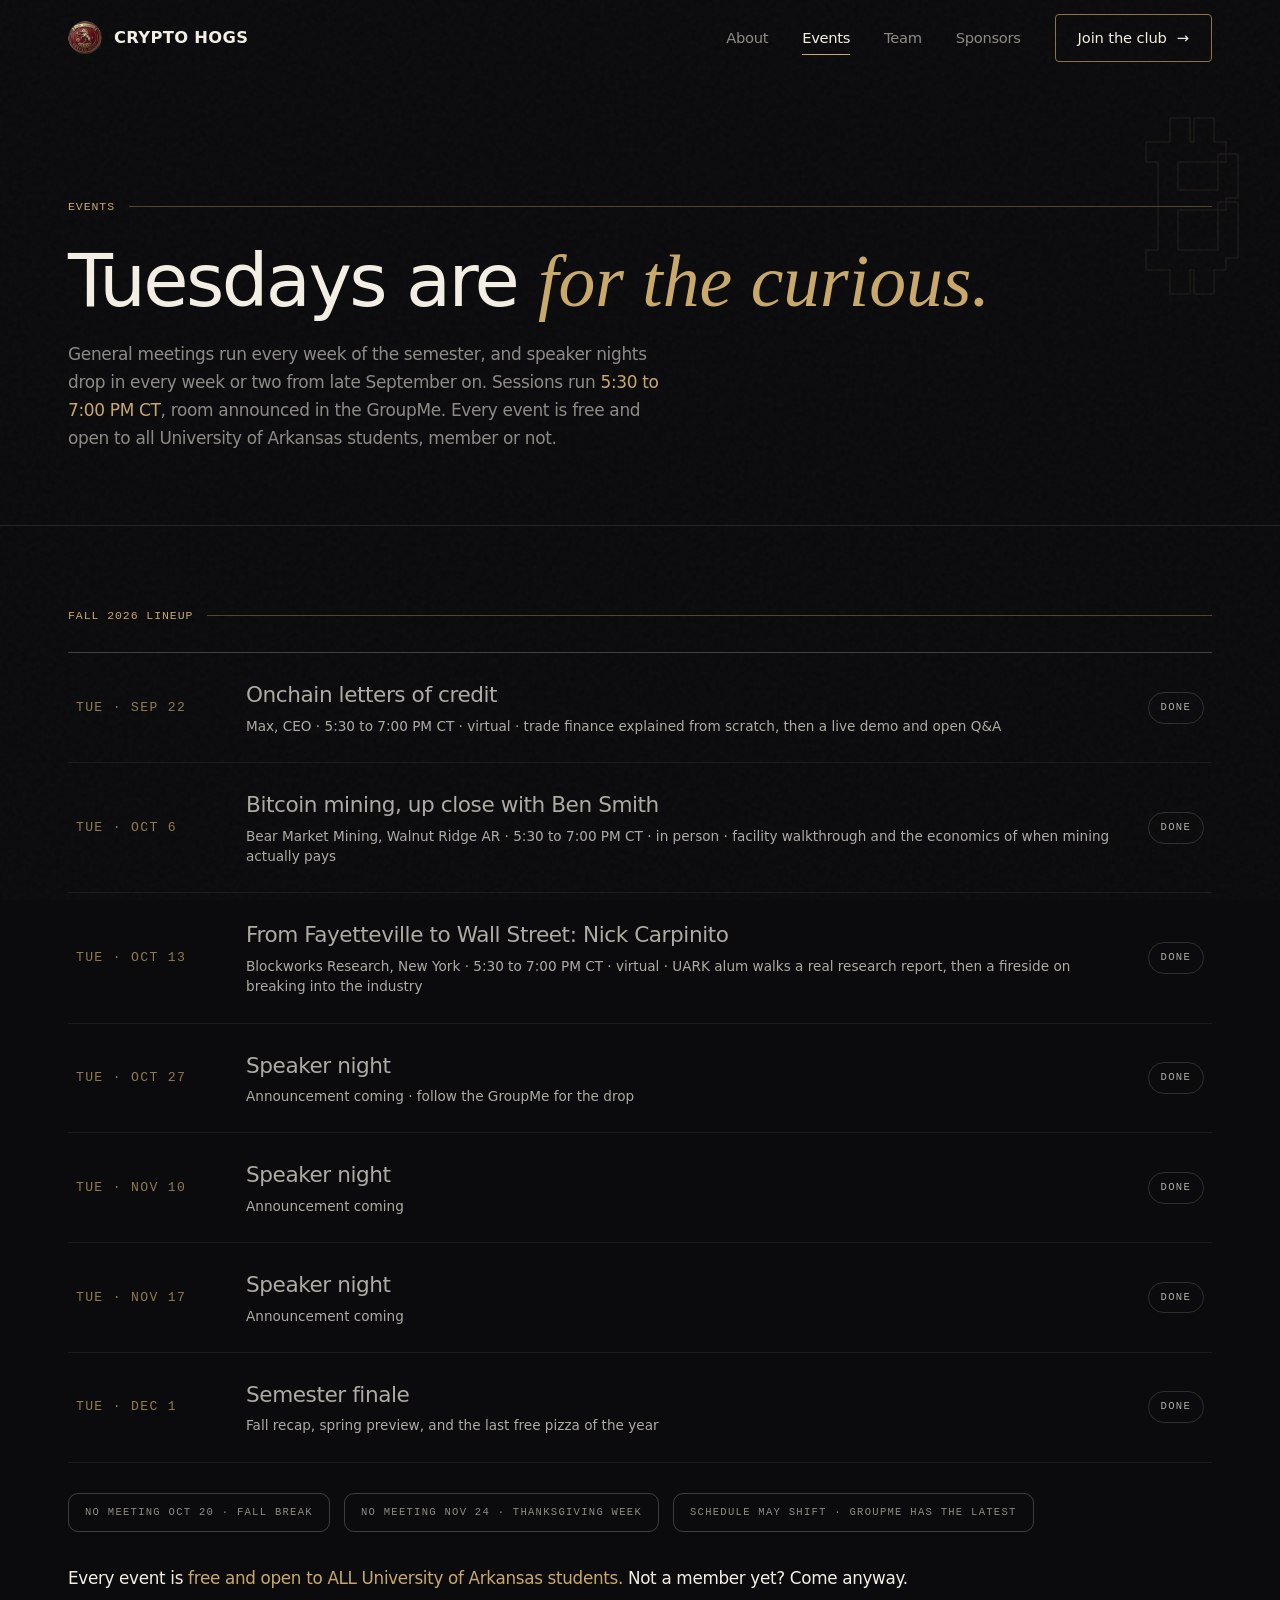
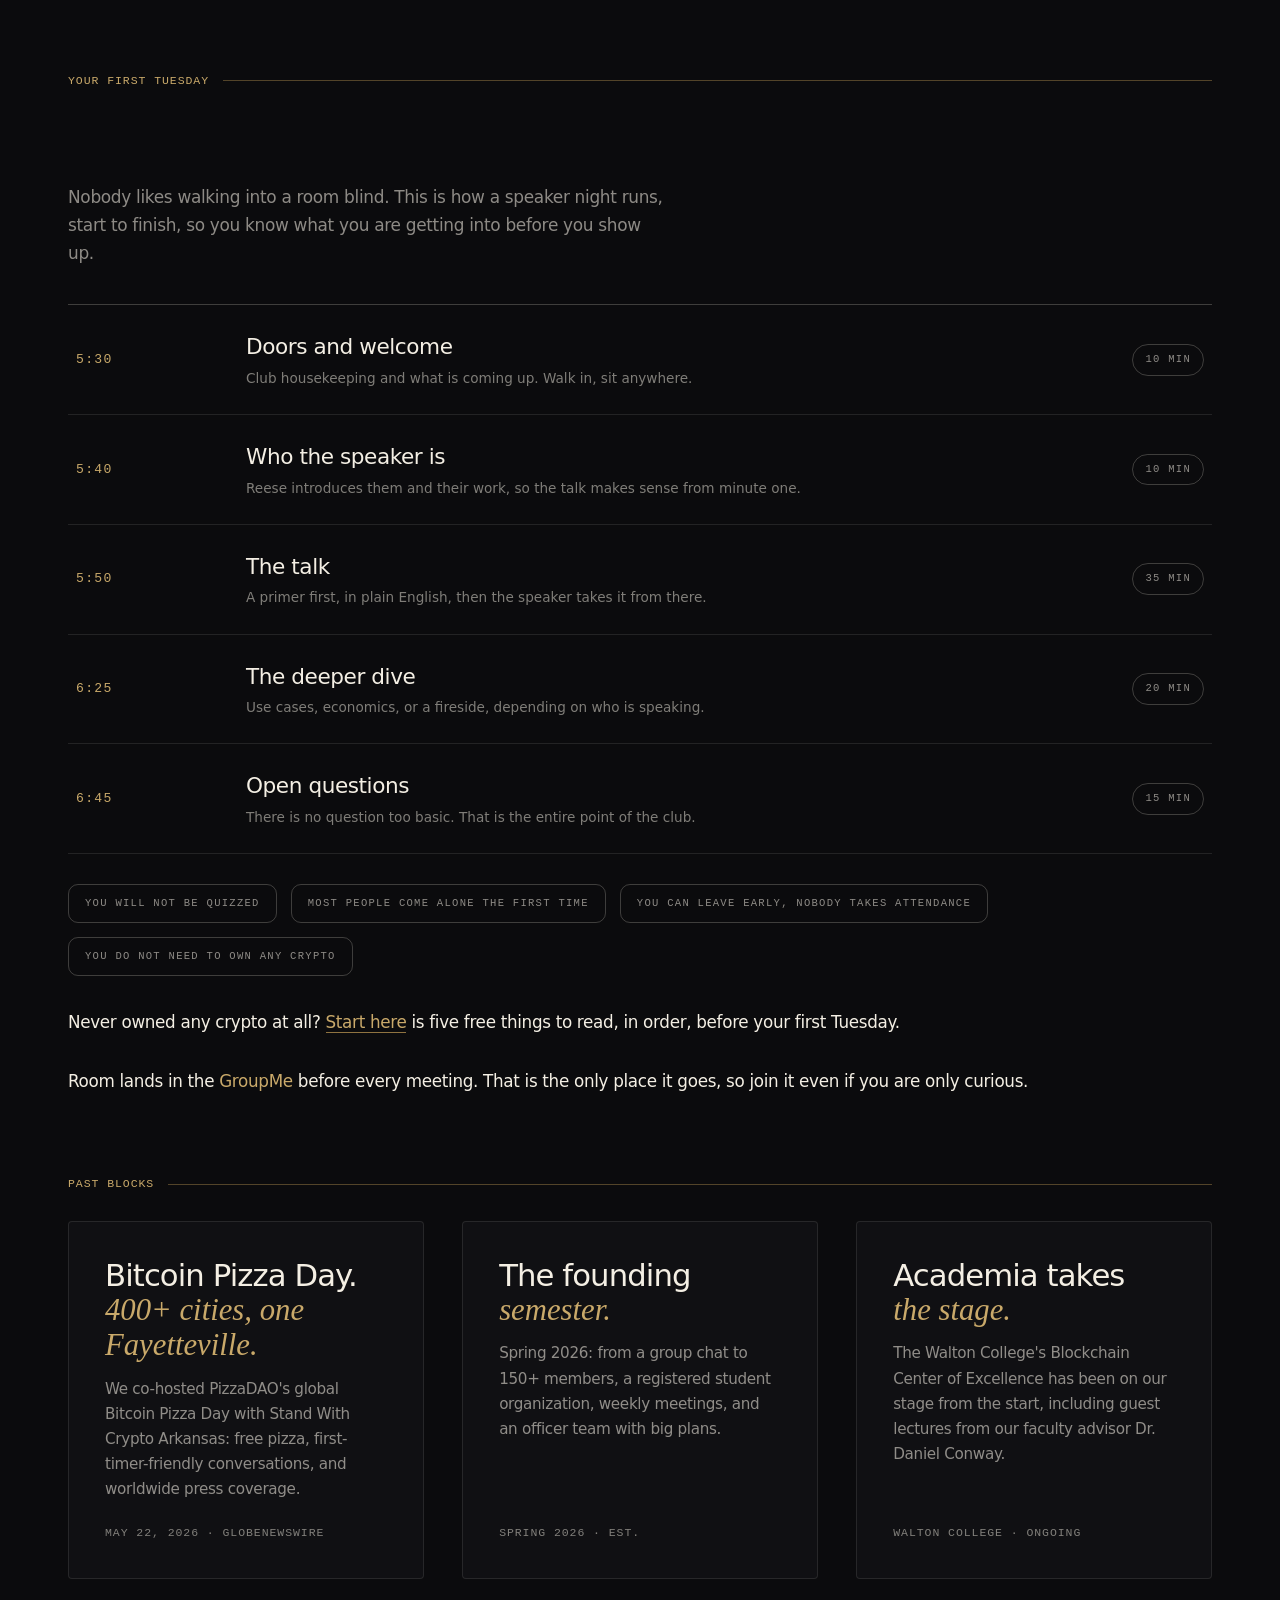
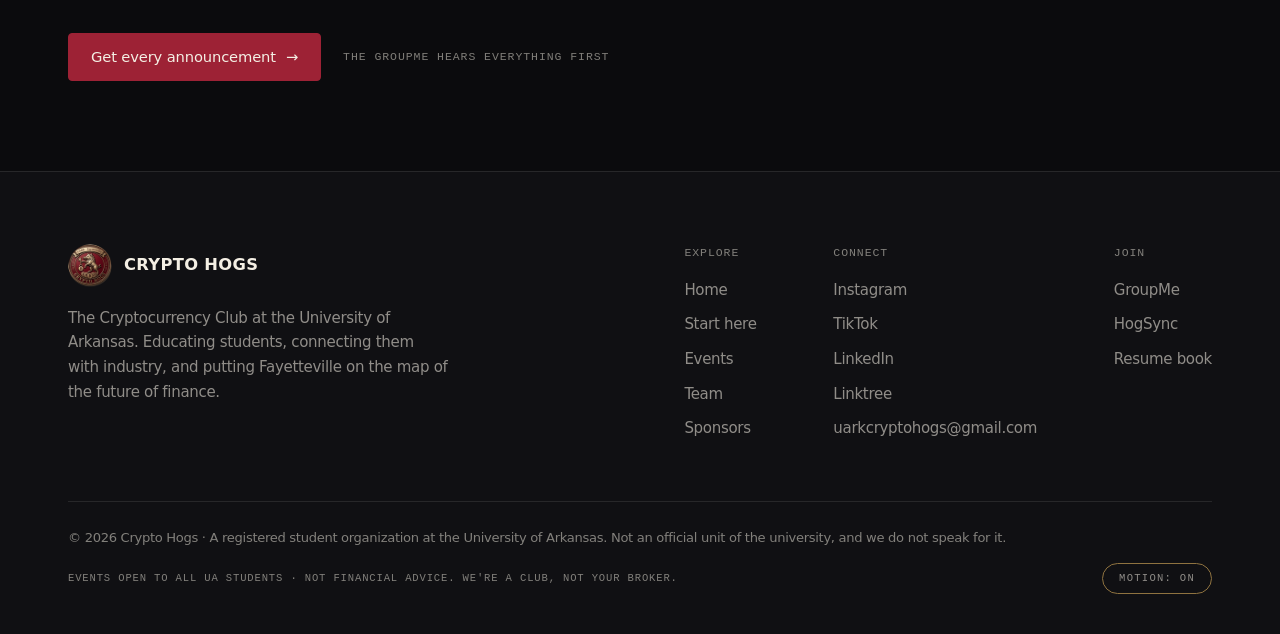
<file: events.html>
<!DOCTYPE html>
<!--
   CRYPTO HOGS · University of Arkansas · est. 2026
   psst... type "wps" on the homepage.
-->
<html lang="en">
<head>
<meta charset="UTF-8">
<meta name="viewport" content="width=device-width, initial-scale=1.0">
<meta http-equiv="Content-Security-Policy" content="default-src 'self'; script-src 'self' 'unsafe-inline'; style-src 'self' 'unsafe-inline' https://fonts.googleapis.com; font-src https://fonts.gstatic.com; img-src 'self' data:; connect-src 'self'; object-src 'none'; base-uri 'none'; form-action 'none'">
<meta name="referrer" content="strict-origin-when-cross-origin">
<title>Crypto Hogs Events</title>
<meta name="description" content="The Crypto Hogs Fall 2026 lineup: speaker nights and weekly Tuesday meetings at the University of Arkansas. Free and open to all UA students.">
<meta property="og:title" content="Crypto Hogs Events">
<meta property="og:description" content="The Crypto Hogs Fall 2026 lineup: speaker nights and weekly Tuesday meetings at the University of Arkansas. Free and open to all UA students.">
<meta property="og:image" content="https://jacksonvarela1.github.io/cryptohogs/assets/og-card.jpg">
<meta property="og:url" content="https://jacksonvarela1.github.io/cryptohogs/events.html">
<meta property="og:type" content="website">
<link rel="canonical" href="https://jacksonvarela1.github.io/cryptohogs/events.html">
<meta name="twitter:card" content="summary_large_image">
<meta name="twitter:image" content="https://jacksonvarela1.github.io/cryptohogs/assets/og-card.jpg">
<link rel="icon" type="image/png" href="assets/coin-96.png">
<link rel="apple-touch-icon" href="assets/apple-touch-icon.png">
<link rel="preconnect" href="https://fonts.googleapis.com">
<link rel="preconnect" href="https://fonts.gstatic.com" crossorigin>
<link href="https://fonts.googleapis.com/css2?family=Space+Grotesk:wght@400;500;700&family=Instrument+Serif:ital@0;1&family=IBM+Plex+Mono:wght@400;500&display=swap" rel="stylesheet">
<link rel="stylesheet" href="assets/site.css">
<noscript><style>.reveal{opacity:1!important;transform:none!important}</style></noscript>
<style>
  section{padding-top:clamp(60px,9vh,100px)}
  .open-line{margin-top:34px;font-size:1.05rem;color:var(--cream)}
  .open-line b{color:var(--bronze);font-weight:500}
  .fall-notes{display:flex;gap:14px;flex-wrap:wrap;margin-top:30px}
  .fall-notes .chip{padding:10px 16px;white-space:normal;line-height:1.6;border-radius:10px}
  .addcal{display:flex;gap:18px;margin-top:6px}
  .addcal a{
    font-family:var(--font-m);font-size:.66rem;letter-spacing:.1em;text-transform:uppercase;
    color:var(--bronze);text-decoration:none;border-bottom:1px solid transparent;padding:7px 0;
    transition:border-color .3s var(--ease),color .3s var(--ease);
  }
  .addcal a:hover{border-bottom-color:var(--bronze)}
  .row.past .addcal{display:none}
  /* the intro under "Your first Tuesday" reads like the hero sub, so it should measure like it */
  #first-time .sub{max-width:56ch;color:var(--cream-dim);font-size:1.06rem;line-height:1.65}
  .past-cards .gcard{display:flex;flex-direction:column}
  .past-cards .gcard .mono{margin-top:auto;padding-top:22px}
</style>
<!-- schedule:jsonld:start -->
<script type="application/ld+json">
[
  {
    "@context": "https://schema.org",
    "@type": "Event",
    "name": "Onchain letters of credit",
    "description": "Max, CEO of ANVL Research Labs: trade finance explained from scratch, then a live demo and open Q&A. Virtual session. Free and open to all University of Arkansas students.",
    "startDate": "2026-09-22T17:30:00-05:00",
    "endDate": "2026-09-22T19:00:00-05:00",
    "eventStatus": "https://schema.org/EventScheduled",
    "eventAttendanceMode": "https://schema.org/OnlineEventAttendanceMode",
    "location": {"@type": "VirtualLocation", "url": "https://jacksonvarela1.github.io/cryptohogs/events.html"},
    "isAccessibleForFree": true,
    "performer": {"@type": "Person", "name": "Max", "jobTitle": "CEO", "worksFor": {"@type": "Organization", "name": "ANVL Research Labs"}},
    "organizer": {"@type": "Organization", "name": "Crypto Hogs", "url": "https://jacksonvarela1.github.io/cryptohogs/"},
    "image": "https://jacksonvarela1.github.io/cryptohogs/assets/og-card.jpg",
    "url": "https://jacksonvarela1.github.io/cryptohogs/events.html"
  },
  {
    "@context": "https://schema.org",
    "@type": "Event",
    "name": "Bitcoin mining, up close with Ben Smith",
    "description": "Ben Smith of Bear Market Mining (Walnut Ridge, AR): facility walkthrough and the economics of when mining actually pays. In person. Free and open to all University of Arkansas students.",
    "startDate": "2026-10-06T17:30:00-05:00",
    "endDate": "2026-10-06T19:00:00-05:00",
    "eventStatus": "https://schema.org/EventScheduled",
    "eventAttendanceMode": "https://schema.org/OfflineEventAttendanceMode",
    "location": {"@type": "Place", "name": "University of Arkansas", "address": {"@type": "PostalAddress", "addressLocality": "Fayetteville", "addressRegion": "AR", "addressCountry": "US"}},
    "isAccessibleForFree": true,
    "performer": {"@type": "Person", "name": "Ben Smith", "worksFor": {"@type": "Organization", "name": "Bear Market Mining"}},
    "organizer": {"@type": "Organization", "name": "Crypto Hogs", "url": "https://jacksonvarela1.github.io/cryptohogs/"},
    "image": "https://jacksonvarela1.github.io/cryptohogs/assets/og-card.jpg",
    "url": "https://jacksonvarela1.github.io/cryptohogs/events.html"
  },
  {
    "@context": "https://schema.org",
    "@type": "Event",
    "name": "From Fayetteville to Wall Street: Nick Carpinito",
    "description": "Nick Carpinito of Blockworks Research (New York), a UARK alum, walks a real research report, then a fireside on breaking into the industry. Virtual session. Free and open to all University of Arkansas students.",
    "startDate": "2026-10-13T17:30:00-05:00",
    "endDate": "2026-10-13T19:00:00-05:00",
    "eventStatus": "https://schema.org/EventScheduled",
    "eventAttendanceMode": "https://schema.org/OnlineEventAttendanceMode",
    "location": {"@type": "VirtualLocation", "url": "https://jacksonvarela1.github.io/cryptohogs/events.html"},
    "isAccessibleForFree": true,
    "performer": {"@type": "Person", "name": "Nick Carpinito", "worksFor": {"@type": "Organization", "name": "Blockworks Research"}},
    "organizer": {"@type": "Organization", "name": "Crypto Hogs", "url": "https://jacksonvarela1.github.io/cryptohogs/"},
    "image": "https://jacksonvarela1.github.io/cryptohogs/assets/og-card.jpg",
    "url": "https://jacksonvarela1.github.io/cryptohogs/events.html"
  }
]
</script>
<!-- schedule:jsonld:end -->
</head>
<body>

<header id="header">
  <div class="wrap nav">
    <a class="brand" href="index.html" aria-label="Crypto Hogs home">
      <img src="assets/coin-96.png" alt="" aria-hidden="true">
      CRYPTO&nbsp;HOGS
    </a>
    <nav class="navlinks" aria-label="Main">
      <a class="link" href="index.html#about">About</a>
      <a class="link" href="events.html" aria-current="page">Events</a>
      <a class="link" href="team.html">Team</a>
      <a class="link" href="sponsors.html">Sponsors</a>
      <a class="btn" href="https://groupme.com/join_group/113608298/MGcsS3ON" target="_blank" rel="noopener">Join the club <span class="arr">→</span></a>
      <button class="burger" aria-label="Menu" aria-expanded="false" onclick="this.setAttribute('aria-expanded', document.body.classList.toggle('menu-open'))">
        <span></span><span></span><span></span>
      </button>
    </nav>
  </div>
</header>

<div class="mobilemenu" onclick="document.body.classList.remove('menu-open');document.querySelector('.burger').setAttribute('aria-expanded','false')">
  <span class="mono">Crypto Hogs · UARK</span>
  <a href="index.html">Home</a>
  <a href="events.html">Events</a>
  <a href="team.html">Team</a>
  <a href="sponsors.html">Sponsors</a>
  <a href="https://groupme.com/join_group/113608298/MGcsS3ON" target="_blank" rel="noopener">Join the club →</a>
</div>

<main>
<section class="page-hero">
  <span class="ghost" aria-hidden="true">₿</span>
  <div class="wrap">
    <div class="eyebrow mono">Events</div>
    <h1 class="reveal">Tuesdays are <span class="serif">for the curious.</span></h1>
    <p class="sub reveal reveal-d1">
      General meetings run every week of the semester, and speaker nights drop in every week or two from late September on.
      Sessions run <b style="color:var(--bronze);font-weight:500">5:30 to 7:00 PM CT</b>, room announced in the GroupMe.
      Every event is free and open to all University of Arkansas students, member or not.
    </p>
  </div>
</section>

<section>
  <div class="wrap">
    <div class="eyebrow mono">Fall 2026 lineup</div>
    <!-- schedule:rows:start -->
    <div class="sched" id="sched" data-year="2026">
      <div class="row reveal">
        <span class="date">TUE · SEP 22</span>
        <span class="what">Onchain letters of credit<small>Max, CEO · 5:30 to 7:00 PM CT · virtual · trade finance explained from scratch, then a live demo and open Q&amp;A</small><span class="addcal"><a href="assets/events/2026-09-22-anvl.ics" download>Add to calendar &darr;</a><a href="https://calendar.google.com/calendar/render?action=TEMPLATE&amp;text=Crypto+Hogs%3A+Onchain+letters+of+credit&amp;dates=20260922T223000Z%2F20260923T000000Z&amp;details=Max%2C+CEO+of+ANVL+Research+Labs%2C+joins+virtually.+Trade+finance+explained+from+scratch%2C+then+a+live+demo+and+open+Q+and+A.+Free+and+open+to+all+University+of+Arkansas+students.+No+experience+required.&amp;location=Virtual.+Room+announced+in+the+club+GroupMe." target="_blank" rel="noopener">Google &nearr;</a></span></span>
        <span class="chip hot">Confirmed</span>
      </div>
      <div class="row reveal">
        <span class="date">TUE · OCT 6</span>
        <span class="what">Bitcoin mining, up close with Ben Smith<small>Bear Market Mining, Walnut Ridge AR · 5:30 to 7:00 PM CT · in person · facility walkthrough and the economics of when mining actually pays</small><span class="addcal"><a href="assets/events/2026-10-06-mining.ics" download>Add to calendar &darr;</a><a href="https://calendar.google.com/calendar/render?action=TEMPLATE&amp;text=Crypto+Hogs%3A+Bitcoin+mining%2C+up+close&amp;dates=20261006T223000Z%2F20261007T000000Z&amp;details=Ben+Smith+of+Bear+Market+Mining+in+Walnut+Ridge%2C+Arkansas%2C+in+person.+Facility+walkthrough+and+the+economics+of+when+mining+actually+pays.+Free+and+open+to+all+University+of+Arkansas+students.+No+experience+required.&amp;location=University+of+Arkansas%2C+Fayetteville%2C+AR" target="_blank" rel="noopener">Google &nearr;</a></span></span>
        <span class="chip hot">Confirmed</span>
      </div>
      <div class="row reveal">
        <span class="date">TUE · OCT 13</span>
        <span class="what">From Fayetteville to Wall Street: Nick Carpinito<small>Blockworks Research, New York · 5:30 to 7:00 PM CT · virtual · UARK alum walks a real research report, then a fireside on breaking into the industry</small><span class="addcal"><a href="assets/events/2026-10-13-blockworks.ics" download>Add to calendar &darr;</a><a href="https://calendar.google.com/calendar/render?action=TEMPLATE&amp;text=Crypto+Hogs%3A+From+Fayetteville+to+Wall+Street&amp;dates=20261013T223000Z%2F20261014T000000Z&amp;details=Nick+Carpinito+of+Blockworks+Research%2C+a+UARK+alum%2C+walks+a+real+research+report%2C+then+a+fireside+on+breaking+into+the+industry.+Free+and+open+to+all+University+of+Arkansas+students.+No+experience+required.&amp;location=Virtual.+Room+announced+in+the+club+GroupMe." target="_blank" rel="noopener">Google &nearr;</a></span></span>
        <span class="chip hot">Confirmed</span>
      </div>
      <div class="row reveal">
        <span class="date">TUE · OCT 27</span>
        <span class="what">Speaker night<small>Announcement coming · follow the GroupMe for the drop</small></span>
        <span class="chip tba">Speaker TBA</span>
      </div>
      <div class="row reveal">
        <span class="date">TUE · NOV 10</span>
        <span class="what">Speaker night<small>Announcement coming</small></span>
        <span class="chip tba">Speaker TBA</span>
      </div>
      <div class="row reveal">
        <span class="date">TUE · NOV 17</span>
        <span class="what">Speaker night<small>Announcement coming</small></span>
        <span class="chip tba">Speaker TBA</span>
      </div>
      <div class="row reveal">
        <span class="date">TUE · DEC 1</span>
        <span class="what">Semester finale<small>Fall recap, spring preview, and the last free pizza of the year</small></span>
        <span class="chip">Last meeting</span>
      </div>
    </div>
    <!-- schedule:rows:end -->
    <div class="fall-notes reveal">
      <!-- schedule:breaks:start -->
      <span class="chip" data-break="2026-10-20">No meeting Oct 20 · Fall Break</span>
      <span class="chip" data-break="2026-11-24">No meeting Nov 24 · Thanksgiving week</span>
      <!-- schedule:breaks:end -->
      <span class="chip">Schedule may shift · GroupMe has the latest</span>
    </div>
    <p class="open-line reveal">Every event is <b>free and open to ALL University of Arkansas students.</b> Not a member yet? Come anyway.</p>
  </div>
</section>

<section id="first-time">
  <div class="wrap">
    <div class="eyebrow mono">Your first Tuesday</div>
    <h2 class="reveal" style="font-size:clamp(1.9rem,3.6vw,3rem);font-weight:500;letter-spacing:-.03em;line-height:1.05;text-wrap:balance">
      Here is exactly <span class="serif" style="color:var(--bronze)">what happens.</span>
    </h2>
    <p class="sub reveal reveal-d1" style="margin-top:18px">
      Nobody likes walking into a room blind. This is how a speaker night runs, start to finish,
      so you know what you are getting into before you show up.
    </p>
    <div class="sched" style="margin-top:clamp(28px,4vh,44px)">
      <div class="row reveal"><span class="date">5:30</span><span class="what">Doors and welcome<small>Club housekeeping and what is coming up. Walk in, sit anywhere.</small></span><span class="chip">10 min</span></div>
      <div class="row reveal"><span class="date">5:40</span><span class="what">Who the speaker is<small>Reese introduces them and their work, so the talk makes sense from minute one.</small></span><span class="chip">10 min</span></div>
      <div class="row reveal"><span class="date">5:50</span><span class="what">The talk<small>A primer first, in plain English, then the speaker takes it from there.</small></span><span class="chip">35 min</span></div>
      <div class="row reveal"><span class="date">6:25</span><span class="what">The deeper dive<small>Use cases, economics, or a fireside, depending on who is speaking.</small></span><span class="chip">20 min</span></div>
      <div class="row reveal"><span class="date">6:45</span><span class="what">Open questions<small>There is no question too basic. That is the entire point of the club.</small></span><span class="chip">15 min</span></div>
    </div>
    <div class="fall-notes reveal" style="margin-top:30px">
      <span class="chip">You will not be quizzed</span>
      <span class="chip">Most people come alone the first time</span>
      <span class="chip">You can leave early, nobody takes attendance</span>
      <span class="chip">You do not need to own any crypto</span>
    </div>
    <p class="open-line reveal">Never owned any crypto at all? <a href="start.html" style="color:var(--bronze);text-decoration:none;border-bottom:1px solid var(--bronze-deep)">Start here</a> is five free things to read, in order, before your first Tuesday.</p>
    <p class="open-line reveal">Room lands in the <b>GroupMe</b> before every meeting. That is the only place it goes, so join it even if you are only curious.</p>
  </div>
</section>

<section>
  <div class="wrap">
    <div class="eyebrow mono">Past blocks</div>
    <div class="gridcards past-cards">
      <!-- schedule:recaps:start -->

      <!-- schedule:recaps:end -->
      <div class="gcard reveal">
        <b>Bitcoin Pizza Day.<br><span class="serif">400+ cities, one Fayetteville.</span></b>
        <p>We co-hosted PizzaDAO's global Bitcoin Pizza Day with Stand With Crypto Arkansas: free pizza, first-timer-friendly conversations, and worldwide press coverage.</p>
        <span class="mono">May 22, 2026 · GlobeNewswire</span>
      </div>
      <div class="gcard reveal reveal-d1">
        <b>The founding <span class="serif">semester.</span></b>
        <p>Spring 2026: from a group chat to 150+ members, a registered student organization, weekly meetings, and an officer team with big plans.</p>
        <span class="mono">Spring 2026 · Est.</span>
      </div>
      <div class="gcard reveal reveal-d2">
        <b>Academia takes <span class="serif">the stage.</span></b>
        <p>The Walton College's Blockchain Center of Excellence has been on our stage from the start, including guest lectures from our faculty advisor Dr. Daniel Conway.</p>
        <span class="mono">Walton College · Ongoing</span>
      </div>
    </div>
    <div class="cta-row reveal" style="margin-top:clamp(40px,6vh,60px);display:flex;align-items:center;gap:22px;flex-wrap:wrap">
      <a class="btn solid" href="https://groupme.com/join_group/113608298/MGcsS3ON" target="_blank" rel="noopener">Get every announcement <span class="arr">→</span></a>
      <span class="mono" style="color:var(--cream-faint)">The GroupMe hears everything first</span>
    </div>
  </div>
</section>
</main>

<footer>
  <div class="wrap">
    <div class="foot-top">
      <div class="foot-brand">
        <a class="brand" href="index.html"><img src="assets/coin-96.png" alt="Crypto Hogs coin logo">CRYPTO&nbsp;HOGS</a>
        <p>The Cryptocurrency Club at the University of Arkansas. Educating students, connecting them with industry, and putting Fayetteville on the map of the future of finance.</p>
      </div>
      <div class="foot-cols">
        <div class="foot-col">
          <span class="mono">Explore</span>
          <a href="index.html">Home</a>
          <a href="start.html">Start here</a>
          <a href="events.html">Events</a>
          <a href="team.html">Team</a>
          <a href="sponsors.html">Sponsors</a>
        </div>
        <div class="foot-col">
          <span class="mono">Connect</span>
          <a href="https://www.instagram.com/uarkcryptohogs/" target="_blank" rel="noopener">Instagram</a>
          <a href="https://www.tiktok.com/@uarkcryptohogs" target="_blank" rel="noopener">TikTok</a>
          <a href="https://www.linkedin.com/in/cryptohogs-at-the-university-of-arkansas-410b733b7/" target="_blank" rel="noopener">LinkedIn</a>
          <a href="https://linktr.ee/uarkcryptohogs" target="_blank" rel="noopener">Linktree</a>
          <a href="mailto:uarkcryptohogs@gmail.com">uarkcryptohogs@gmail.com</a>
        </div>
        <div class="foot-col">
          <span class="mono">Join</span>
          <a href="https://groupme.com/join_group/113608298/MGcsS3ON" target="_blank" rel="noopener">GroupMe</a>
          <a href="https://hogsync.uark.edu/UARKCryptoClub/club_signup" target="_blank" rel="noopener">HogSync</a>
          <a href="members.html">Resume book</a>
        </div>
      </div>
    </div>
    <div class="foot-bottom">
      <span>© 2026 Crypto Hogs · A registered student organization at the University of Arkansas. Not an official unit of the university, and we do not speak for it.</span>
      <span class="mono">Events open to all UA students · Not financial advice. We're a club, not your broker.</span>
    </div>
  </div>
</footer>

<script src="assets/site.js"></script>
<script>
/* past events auto-dim */
(function(){
  var MO = {JAN:0,FEB:1,MAR:2,APR:3,MAY:4,JUN:5,JUL:6,AUG:7,SEP:8,OCT:9,NOV:10,DEC:11};
  var sched = document.getElementById('sched');
  var YEAR = (sched && +sched.getAttribute('data-year')) || 2026;
  var now = new Date();
  var today = new Date(now.getFullYear(), now.getMonth(), now.getDate());
  document.querySelectorAll('#sched .row').forEach(function(row){
    var m = row.querySelector('.date').textContent.match(/([A-Z]{3})\s*(\d{1,2})/);
    if (!m || !(m[1] in MO)) return;
    if (new Date(YEAR, MO[m[1]], +m[2]) < today){
      row.classList.add('past');
      var chip = row.querySelector('.chip');
      if (chip){ chip.textContent = 'Done'; chip.className = 'chip'; }
    }
  });
})();
</script>
</body>
</html>
</file>
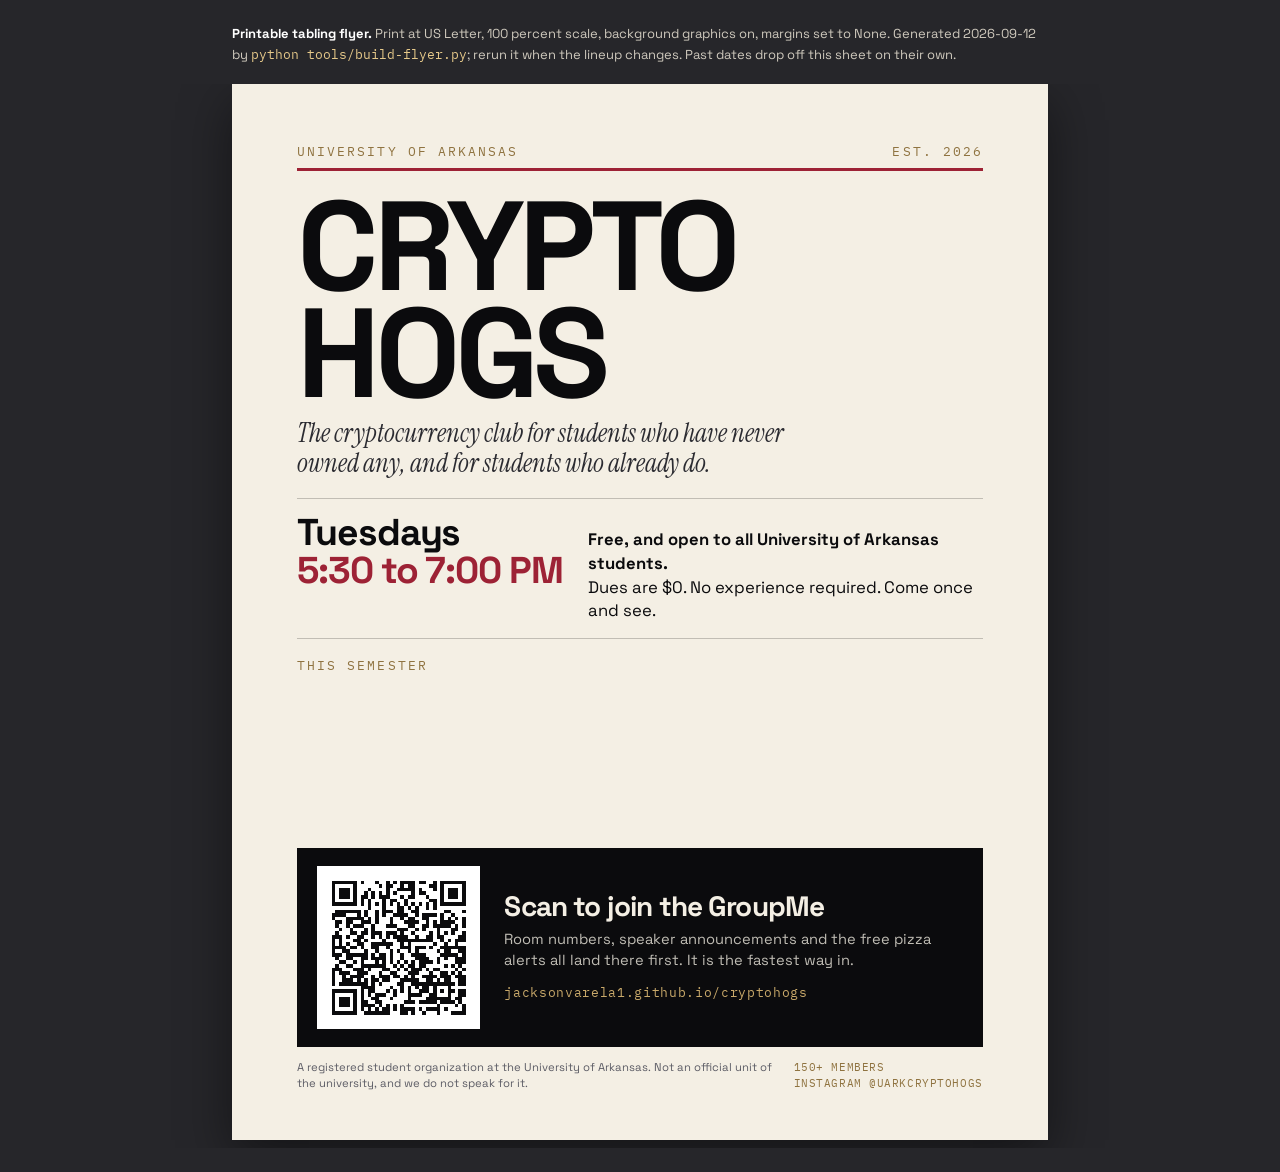
<file: flyer.html>
<!doctype html>
<html lang="en">
<head>
<meta charset="utf-8">
<meta name="viewport" content="width=device-width,initial-scale=1">
<meta name="robots" content="noindex">
<title>Crypto Hogs · printable tabling flyer</title>
<link rel="preconnect" href="https://fonts.googleapis.com">
<link rel="preconnect" href="https://fonts.gstatic.com" crossorigin>
<link rel="stylesheet" href="https://fonts.googleapis.com/css2?family=Space+Grotesk:wght@400;500;700&family=Instrument+Serif:ital@0;1&family=IBM+Plex+Mono:wght@400;500&display=swap">
<style>
  /* Generated by tools/build-flyer.py on 2026-09-12. Do not hand edit: rerun the tool. */
  @page { size: letter; margin: 0; }
  *{margin:0;padding:0;box-sizing:border-box}
  :root{
    --ink:#0B0B0D; --cream:#F4EFE4; --cardinal:#9D2235; --bronze:#8F7340;
    --font-d:'Space Grotesk',Arial,Helvetica,sans-serif;
    --font-s:'Instrument Serif',Georgia,'Times New Roman',serif;
    --font-m:'IBM Plex Mono',Consolas,'Courier New',monospace;
  }
  body{background:#26262a;font-family:var(--font-d);color:var(--ink);
       -webkit-font-smoothing:antialiased;padding:24px 16px;overflow-x:hidden}
  .stage{overflow-x:auto;overflow-y:hidden;padding-bottom:8px}
  .hint{max-width:8.5in;margin:0 auto 18px;color:#cfc9bd;font-size:13px;line-height:1.6}
  .hint b{color:#fff}
  .hint code{font-family:var(--font-m);color:#e6c98a}
  .sheet{
    width:8.5in;height:11in;margin:0 auto;background:var(--cream);color:var(--ink);
    padding:0.62in 0.68in 0.5in;display:flex;flex-direction:column;
    box-shadow:0 18px 50px rgba(0,0,0,.45);overflow:hidden;
  }
  .eyebrow{display:flex;justify-content:space-between;align-items:baseline;
            font-family:var(--font-m);font-size:9.5pt;letter-spacing:.16em;
            text-transform:uppercase;color:var(--bronze)}
  .rule{height:3px;background:var(--cardinal);margin:9px 0 22px}
  .wordmark{font-weight:700;font-size:95pt;line-height:.84;letter-spacing:-.045em;
             text-transform:uppercase}
  .tagline{font-family:var(--font-s);font-style:italic;font-size:19.5pt;line-height:1.16;
            margin-top:12px;color:#2b2b31}
  .offer{margin-top:20px;border-top:1px solid rgba(11,11,13,.22);
          border-bottom:1px solid rgba(11,11,13,.22);padding:15px 0;
          display:flex;align-items:baseline;gap:26px}
  .offer .day{font-weight:700;font-size:28pt;letter-spacing:-.03em;line-height:1;
               white-space:nowrap}
  .offer .day em{font-style:normal;color:var(--cardinal)}
  .offer .free{font-size:12.5pt;line-height:1.42}
  .offer .free b{font-weight:700}
  .label{font-family:var(--font-m);font-size:9.5pt;letter-spacing:.16em;
          text-transform:uppercase;color:var(--bronze);margin:18px 0 8px}
  .lineup{list-style:none}
  .lineup li{display:flex;gap:16px;align-items:baseline;padding:8px 0;
              border-bottom:1px dotted rgba(11,11,13,.26)}
  .lineup .when{font-family:var(--font-m);font-size:11pt;font-weight:500;
                 letter-spacing:.04em;color:var(--cardinal);width:1.05in;flex:none}
  .lineup .what b{display:block;font-size:13pt;font-weight:700;letter-spacing:-.015em;
                   line-height:1.25}
  .lineup .what i{display:block;font-style:normal;font-size:10.5pt;
                   color:#55555e;margin-top:2px}
  .join{margin-top:auto;display:flex;gap:24px;align-items:center;
         background:var(--ink);color:var(--cream);padding:18px 20px}
  .qr{width:1.7in;height:1.7in;display:block;flex:none;background:#fff;padding:0}
  .join h2{font-size:21pt;font-weight:700;letter-spacing:-.03em;line-height:1.05}
  .join p{font-size:11pt;line-height:1.45;margin-top:8px;color:rgba(244,239,228,.78)}
  .join .where{font-family:var(--font-m);font-size:10pt;letter-spacing:.05em;
                margin-top:12px;color:#C9A96A}
  .foot{margin-top:12px;display:flex;justify-content:space-between;gap:18px;
         font-size:8.5pt;line-height:1.45;color:#5c5c65}
  .foot .facts{font-family:var(--font-m);letter-spacing:.05em;text-transform:uppercase;
                color:var(--bronze);white-space:nowrap}
  @media print{
    body{background:#fff;padding:0;overflow:visible}
    .hint{display:none}
    .stage{overflow:visible;padding:0}
    .sheet{box-shadow:none;margin:0}
    .join{-webkit-print-color-adjust:exact;print-color-adjust:exact}
    .sheet,.eyebrow,.rule,.offer .day em,.lineup .when,.join .where{
      -webkit-print-color-adjust:exact;print-color-adjust:exact}
  }
</style>
</head>
<body>
  <p class="hint"><b>Printable tabling flyer.</b> Print at US Letter, 100 percent scale,
    background graphics on, margins set to None. Generated 2026-09-12 by
    <code>python tools/build-flyer.py</code>; rerun it when the lineup changes.
    Past dates drop off this sheet on their own.</p>

  <div class="stage">
  <div class="sheet">
    <div class="eyebrow"><span>University of Arkansas</span><span>Est. 2026</span></div>
    <div class="rule"></div>

    <h1 class="wordmark">Crypto<br>Hogs</h1>
    <p class="tagline">The cryptocurrency club for students who have never<br>owned any, and for students who already do.</p>

    <div class="offer">
      <div class="day">Tuesdays<br><em>5:30 to 7:00 PM</em></div>
      <div class="free"><b>Free, and open to all University of Arkansas students.</b><br>
        Dues are $0. No experience required. Come once and see.</div>
    </div>

    <p class="label">This semester</p>
    <ul class="lineup" id="lineup">
        <li data-until="2026-09-22"><span class="when">SEP 22</span><span class="what"><b>Onchain letters of credit</b><i>Max, ANVL Research Labs &middot; virtual</i></span></li>
        <li data-until="2026-10-06"><span class="when">OCT 6</span><span class="what"><b>Bitcoin mining, up close with Ben Smith</b><i>Ben Smith, Bear Market Mining &middot; in person</i></span></li>
        <li data-until="2026-10-13"><span class="when">OCT 13</span><span class="what"><b>From Fayetteville to Wall Street: Nick Carpinito</b><i>Nick Carpinito, Blockworks Research &middot; virtual</i></span></li>
    </ul>

    <div class="join">
      <svg class="qr" viewBox="0 0 45 45" role="img" aria-label="QR code linking to the Crypto Hogs GroupMe" shape-rendering="crispEdges" xmlns="http://www.w3.org/2000/svg"><rect width="45" height="45" fill="#fff"/><path transform="translate(4,4)" fill="#0B0B0D" d="M0 0h7v1h-7zM8 0h1v1h-1zM12 0h1v1h-1zM15 0h1v1h-1zM17 0h1v1h-1zM19 0h4v1h-4zM24 0h2v1h-2zM28 0h1v1h-1zM30 0h7v1h-7zM0 1h1v1h-1zM6 1h1v1h-1zM13 1h1v1h-1zM15 1h2v1h-2zM19 1h1v1h-1zM21 1h2v1h-2zM27 1h2v1h-2zM30 1h1v1h-1zM36 1h1v1h-1zM0 2h1v1h-1zM2 2h3v1h-3zM6 2h1v1h-1zM10 2h1v1h-1zM15 2h1v1h-1zM18 2h5v1h-5zM24 2h1v1h-1zM28 2h1v1h-1zM30 2h1v1h-1zM32 2h3v1h-3zM36 2h1v1h-1zM0 3h1v1h-1zM2 3h3v1h-3zM6 3h1v1h-1zM9 3h1v1h-1zM11 3h1v1h-1zM13 3h1v1h-1zM15 3h1v1h-1zM17 3h1v1h-1zM22 3h1v1h-1zM24 3h2v1h-2zM30 3h1v1h-1zM32 3h3v1h-3zM36 3h1v1h-1zM0 4h1v1h-1zM2 4h3v1h-3zM6 4h1v1h-1zM8 4h2v1h-2zM11 4h1v1h-1zM13 4h3v1h-3zM19 4h1v1h-1zM21 4h2v1h-2zM26 4h1v1h-1zM30 4h1v1h-1zM32 4h3v1h-3zM36 4h1v1h-1zM0 5h1v1h-1zM6 5h1v1h-1zM8 5h1v1h-1zM10 5h1v1h-1zM14 5h1v1h-1zM16 5h2v1h-2zM20 5h1v1h-1zM27 5h2v1h-2zM30 5h1v1h-1zM36 5h1v1h-1zM0 6h7v1h-7zM8 6h1v1h-1zM10 6h1v1h-1zM12 6h1v1h-1zM14 6h1v1h-1zM16 6h1v1h-1zM18 6h1v1h-1zM20 6h1v1h-1zM22 6h1v1h-1zM24 6h1v1h-1zM26 6h1v1h-1zM28 6h1v1h-1zM30 6h7v1h-7zM10 7h1v1h-1zM14 7h1v1h-1zM18 7h2v1h-2zM21 7h1v1h-1zM23 7h1v1h-1zM26 7h1v1h-1zM28 7h1v1h-1zM1 8h7v1h-7zM9 8h1v1h-1zM12 8h1v1h-1zM14 8h3v1h-3zM18 8h2v1h-2zM22 8h2v1h-2zM31 8h2v1h-2zM36 8h1v1h-1zM0 9h4v1h-4zM7 9h1v1h-1zM9 9h1v1h-1zM12 9h1v1h-1zM14 9h1v1h-1zM17 9h4v1h-4zM23 9h1v1h-1zM25 9h4v1h-4zM30 9h1v1h-1zM33 9h1v1h-1zM0 10h1v1h-1zM4 10h5v1h-5zM10 10h1v1h-1zM12 10h1v1h-1zM16 10h1v1h-1zM19 10h1v1h-1zM21 10h2v1h-2zM25 10h2v1h-2zM30 10h1v1h-1zM32 10h1v1h-1zM34 10h1v1h-1zM36 10h1v1h-1zM1 11h2v1h-2zM4 11h2v1h-2zM8 11h3v1h-3zM12 11h1v1h-1zM16 11h1v1h-1zM20 11h4v1h-4zM26 11h1v1h-1zM28 11h1v1h-1zM30 11h4v1h-4zM36 11h1v1h-1zM1 12h1v1h-1zM4 12h1v1h-1zM6 12h3v1h-3zM11 12h1v1h-1zM15 12h3v1h-3zM21 12h2v1h-2zM25 12h2v1h-2zM28 12h5v1h-5zM34 12h1v1h-1zM36 12h1v1h-1zM2 13h1v1h-1zM5 13h1v1h-1zM9 13h1v1h-1zM11 13h1v1h-1zM18 13h3v1h-3zM23 13h1v1h-1zM25 13h1v1h-1zM29 13h1v1h-1zM33 13h2v1h-2zM1 14h1v1h-1zM5 14h2v1h-2zM8 14h2v1h-2zM11 14h3v1h-3zM15 14h3v1h-3zM19 14h1v1h-1zM22 14h1v1h-1zM27 14h1v1h-1zM29 14h1v1h-1zM31 14h1v1h-1zM33 14h1v1h-1zM36 14h1v1h-1zM0 15h3v1h-3zM4 15h1v1h-1zM7 15h2v1h-2zM11 15h1v1h-1zM13 15h1v1h-1zM15 15h1v1h-1zM17 15h4v1h-4zM23 15h1v1h-1zM26 15h2v1h-2zM29 15h2v1h-2zM35 15h2v1h-2zM0 16h1v1h-1zM2 16h1v1h-1zM6 16h2v1h-2zM9 16h1v1h-1zM14 16h1v1h-1zM18 16h10v1h-10zM30 16h1v1h-1zM32 16h1v1h-1zM34 16h3v1h-3zM0 17h1v1h-1zM2 17h1v1h-1zM4 17h1v1h-1zM7 17h2v1h-2zM11 17h6v1h-6zM19 17h1v1h-1zM21 17h1v1h-1zM28 17h1v1h-1zM31 17h1v1h-1zM34 17h1v1h-1zM0 18h4v1h-4zM5 18h2v1h-2zM8 18h1v1h-1zM11 18h2v1h-2zM15 18h1v1h-1zM19 18h3v1h-3zM23 18h3v1h-3zM27 18h1v1h-1zM30 18h7v1h-7zM0 19h1v1h-1zM3 19h2v1h-2zM9 19h1v1h-1zM12 19h1v1h-1zM16 19h1v1h-1zM18 19h1v1h-1zM21 19h1v1h-1zM23 19h1v1h-1zM29 19h1v1h-1zM31 19h2v1h-2zM35 19h2v1h-2zM0 20h3v1h-3zM4 20h6v1h-6zM11 20h1v1h-1zM13 20h2v1h-2zM16 20h1v1h-1zM19 20h1v1h-1zM22 20h4v1h-4zM30 20h5v1h-5zM36 20h1v1h-1zM1 21h1v1h-1zM4 21h2v1h-2zM8 21h2v1h-2zM11 21h4v1h-4zM16 21h1v1h-1zM19 21h1v1h-1zM23 21h4v1h-4zM29 21h1v1h-1zM31 21h1v1h-1zM34 21h3v1h-3zM2 22h2v1h-2zM6 22h1v1h-1zM8 22h1v1h-1zM12 22h1v1h-1zM14 22h1v1h-1zM16 22h1v1h-1zM18 22h1v1h-1zM20 22h1v1h-1zM22 22h1v1h-1zM24 22h4v1h-4zM29 22h1v1h-1zM34 22h3v1h-3zM1 23h1v1h-1zM4 23h2v1h-2zM8 23h7v1h-7zM17 23h1v1h-1zM19 23h1v1h-1zM21 23h2v1h-2zM24 23h2v1h-2zM31 23h1v1h-1zM33 23h1v1h-1zM35 23h1v1h-1zM0 24h3v1h-3zM6 24h3v1h-3zM10 24h1v1h-1zM14 24h2v1h-2zM18 24h1v1h-1zM20 24h1v1h-1zM22 24h3v1h-3zM26 24h1v1h-1zM28 24h2v1h-2zM34 24h1v1h-1zM36 24h1v1h-1zM0 25h1v1h-1zM2 25h3v1h-3zM7 25h3v1h-3zM13 25h1v1h-1zM16 25h2v1h-2zM21 25h3v1h-3zM27 25h1v1h-1zM30 25h2v1h-2zM33 25h1v1h-1zM35 25h1v1h-1zM0 26h1v1h-1zM3 26h1v1h-1zM5 26h4v1h-4zM11 26h1v1h-1zM13 26h3v1h-3zM17 26h2v1h-2zM20 26h1v1h-1zM22 26h1v1h-1zM25 26h4v1h-4zM30 26h3v1h-3zM34 26h3v1h-3zM0 27h1v1h-1zM3 27h3v1h-3zM7 27h1v1h-1zM9 27h1v1h-1zM11 27h2v1h-2zM14 27h2v1h-2zM19 27h5v1h-5zM26 27h2v1h-2zM29 27h1v1h-1zM31 27h2v1h-2zM35 27h2v1h-2zM0 28h1v1h-1zM2 28h8v1h-8zM11 28h1v1h-1zM13 28h1v1h-1zM18 28h2v1h-2zM22 28h12v1h-12zM35 28h2v1h-2zM8 29h4v1h-4zM16 29h1v1h-1zM19 29h1v1h-1zM21 29h1v1h-1zM23 29h1v1h-1zM25 29h2v1h-2zM28 29h1v1h-1zM32 29h1v1h-1zM0 30h7v1h-7zM8 30h1v1h-1zM10 30h2v1h-2zM15 30h1v1h-1zM17 30h1v1h-1zM19 30h1v1h-1zM21 30h1v1h-1zM24 30h3v1h-3zM28 30h1v1h-1zM30 30h1v1h-1zM32 30h2v1h-2zM35 30h2v1h-2zM0 31h1v1h-1zM6 31h1v1h-1zM8 31h1v1h-1zM10 31h1v1h-1zM12 31h3v1h-3zM17 31h1v1h-1zM21 31h4v1h-4zM27 31h2v1h-2zM32 31h1v1h-1zM35 31h2v1h-2zM0 32h1v1h-1zM2 32h3v1h-3zM6 32h1v1h-1zM8 32h1v1h-1zM11 32h2v1h-2zM16 32h1v1h-1zM21 32h1v1h-1zM26 32h7v1h-7zM34 32h2v1h-2zM0 33h1v1h-1zM2 33h3v1h-3zM6 33h1v1h-1zM8 33h2v1h-2zM12 33h2v1h-2zM20 33h3v1h-3zM24 33h5v1h-5zM30 33h4v1h-4zM35 33h1v1h-1zM0 34h1v1h-1zM2 34h3v1h-3zM6 34h1v1h-1zM8 34h4v1h-4zM13 34h1v1h-1zM15 34h1v1h-1zM17 34h1v1h-1zM19 34h1v1h-1zM29 34h1v1h-1zM34 34h1v1h-1zM36 34h1v1h-1zM0 35h1v1h-1zM6 35h1v1h-1zM8 35h1v1h-1zM10 35h1v1h-1zM12 35h1v1h-1zM14 35h2v1h-2zM17 35h1v1h-1zM19 35h4v1h-4zM24 35h1v1h-1zM26 35h4v1h-4zM31 35h1v1h-1zM36 35h1v1h-1zM0 36h7v1h-7zM9 36h7v1h-7zM19 36h2v1h-2zM22 36h1v1h-1zM25 36h1v1h-1zM29 36h1v1h-1zM33 36h4v1h-4z"/></svg>
      <div>
        <h2>Scan to join the GroupMe</h2>
        <p>Room numbers, speaker announcements and the free pizza alerts all land
          there first. It is the fastest way in.</p>
        <p class="where">jacksonvarela1.github.io/cryptohogs</p>
      </div>
    </div>

    <div class="foot">
      <span>A registered student organization at the University of Arkansas. Not an
        official unit of the university, and we do not speak for it.</span>
      <span class="facts">150+ members<br>Instagram @uarkcryptohogs</span>
    </div>
  </div>
  </div>

<script>
  // Drop any speaker night that has already passed, so an old print run of this
  // file never advertises a date that is gone. Runs once, before printing.
  (function () {
    var today = new Date();
    var iso = today.getFullYear() + '-' +
      String(today.getMonth() + 1).padStart(2, '0') + '-' +
      String(today.getDate()).padStart(2, '0');
    var rows = document.querySelectorAll('#lineup li[data-until]');
    for (var i = 0; i < rows.length; i++) {
      if (rows[i].getAttribute('data-until') < iso) rows[i].remove();
    }
  })();
</script>
</body>
</html>
</file>
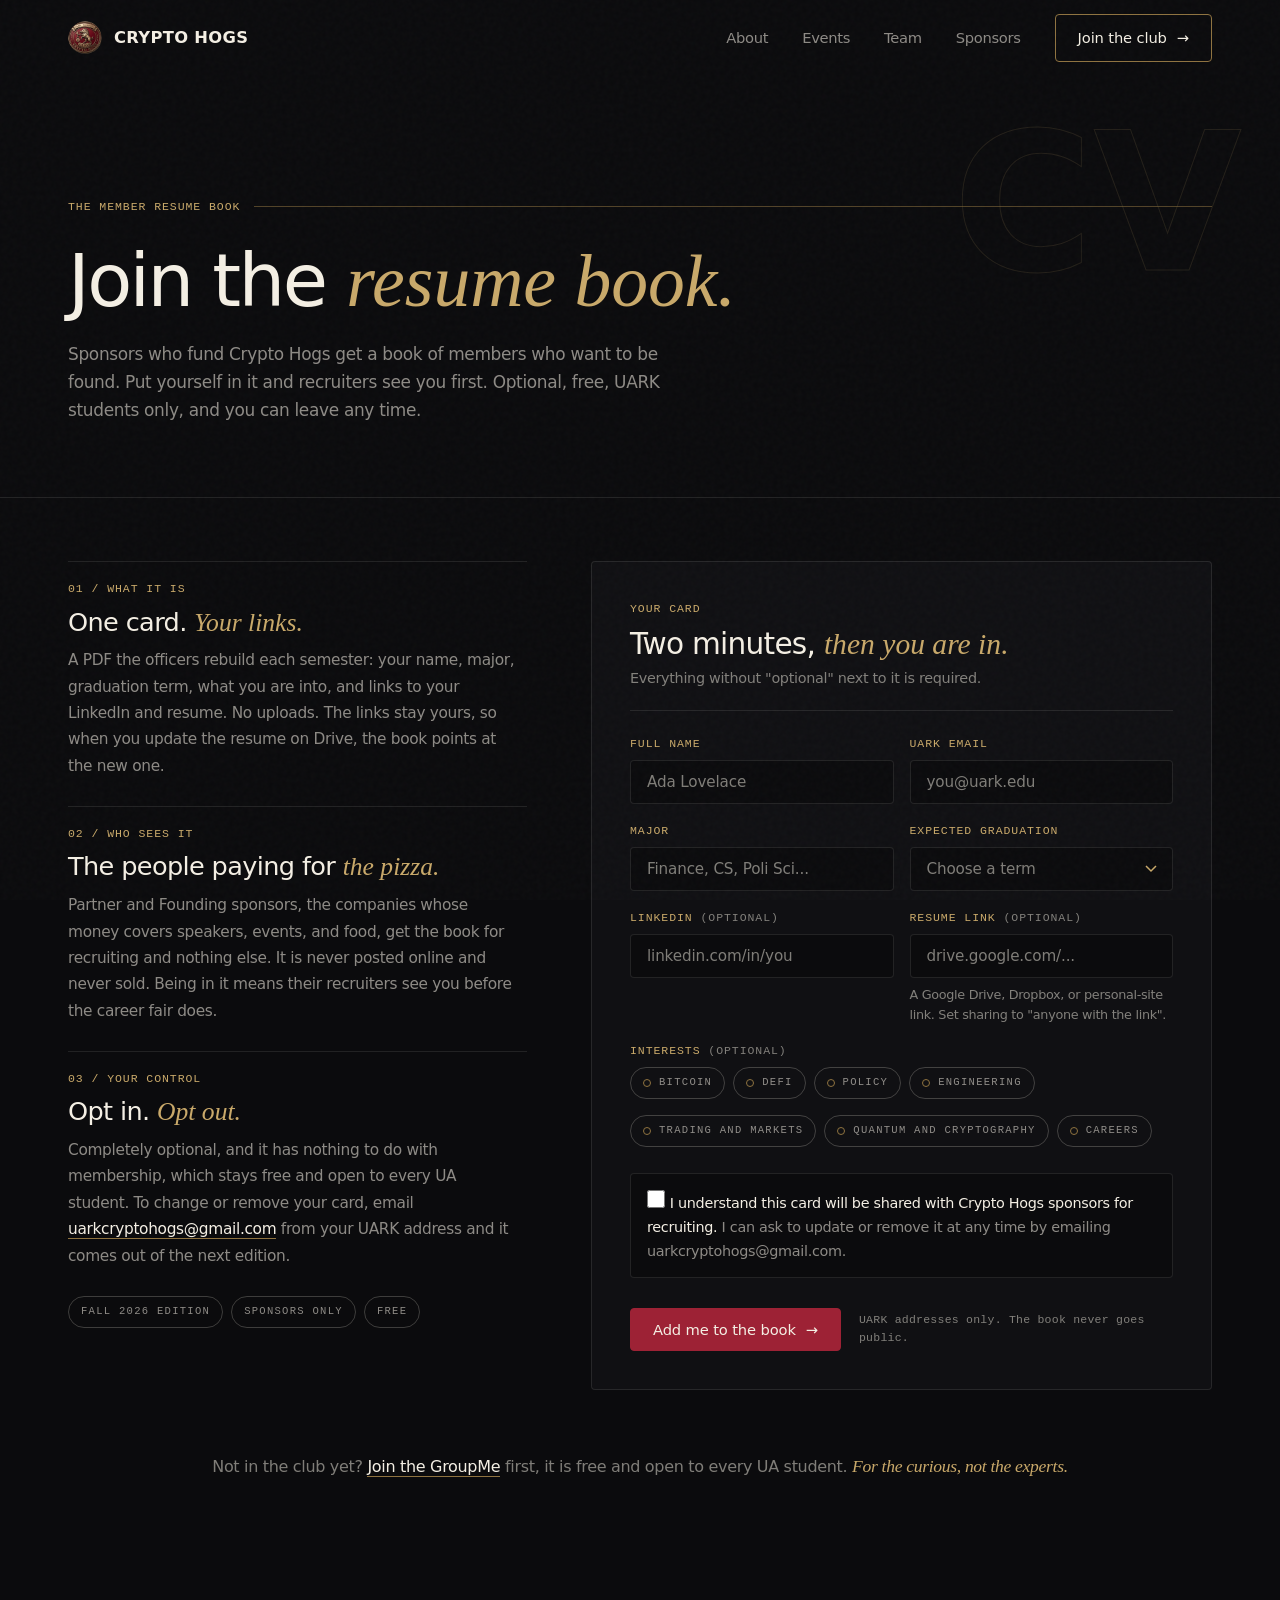
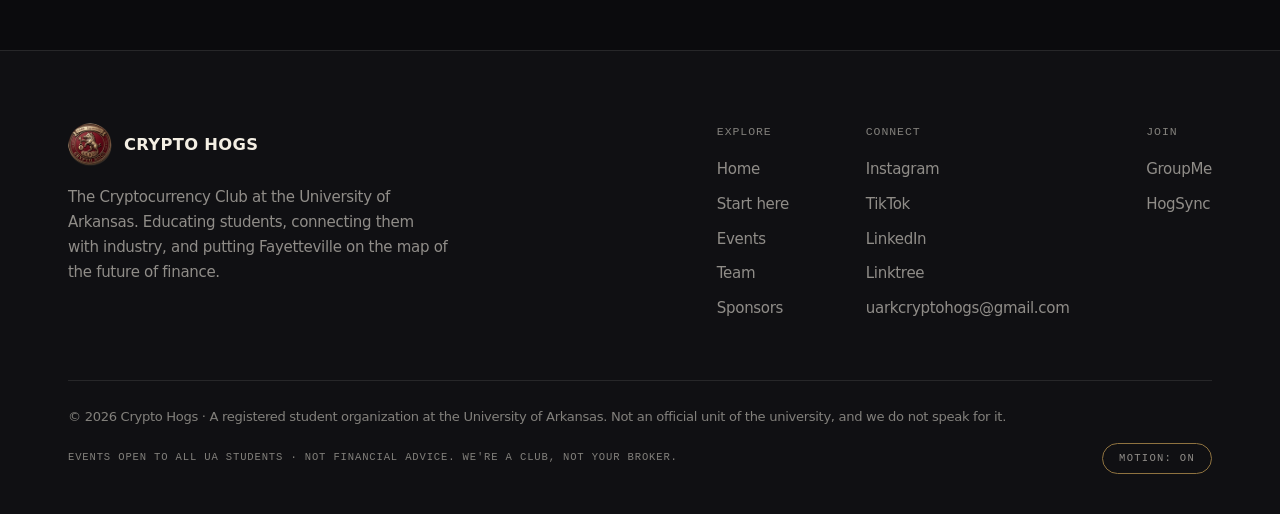
<file: members.html>
<!DOCTYPE html>
<!--
   CRYPTO HOGS · University of Arkansas · est. 2026
   psst... type "wps" on the homepage.
-->
<html lang="en">
<head>
<meta charset="UTF-8">
<meta name="viewport" content="width=device-width, initial-scale=1.0">
<meta http-equiv="Content-Security-Policy" content="default-src 'self'; script-src 'self' 'unsafe-inline'; style-src 'self' 'unsafe-inline' https://fonts.googleapis.com; font-src https://fonts.gstatic.com; img-src 'self' data:; connect-src 'self' https://umnizqaitlhulsxsasoz.supabase.co; object-src 'none'; base-uri 'none'; form-action 'none'">
<meta name="referrer" content="strict-origin-when-cross-origin">
<title>Join the resume book · Crypto Hogs</title>
<meta name="description" content="Put yourself in the Crypto Hogs member resume book. Club sponsors get it each semester for recruiting. Optional, free, UARK students only, and you can leave any time.">
<meta property="og:title" content="Join the Crypto Hogs resume book">
<meta property="og:description" content="Club sponsors get the member resume book each semester for recruiting. Put yourself in it and recruiters see you first. Optional, free, and you can leave any time.">
<meta property="og:image" content="https://jacksonvarela1.github.io/cryptohogs/assets/og-card.jpg">
<meta property="og:url" content="https://jacksonvarela1.github.io/cryptohogs/members.html">
<meta property="og:type" content="website">
<link rel="canonical" href="https://jacksonvarela1.github.io/cryptohogs/members.html">
<meta name="twitter:card" content="summary_large_image">
<meta name="twitter:image" content="https://jacksonvarela1.github.io/cryptohogs/assets/og-card.jpg">
<link rel="icon" type="image/png" href="assets/coin-96.png">
<link rel="apple-touch-icon" href="assets/apple-touch-icon.png">
<link rel="preconnect" href="https://fonts.googleapis.com">
<link rel="preconnect" href="https://fonts.gstatic.com" crossorigin>
<link href="https://fonts.googleapis.com/css2?family=Space+Grotesk:wght@400;500;700&family=Instrument+Serif:ital@0;1&family=IBM+Plex+Mono:wght@400;500&display=swap" rel="stylesheet">
<link rel="stylesheet" href="assets/site.css">
<noscript><style>.reveal{opacity:1!important;transform:none!important}</style></noscript>
<style>
  .book{padding:clamp(44px,7vh,80px) 0 clamp(60px,9vh,100px)}
  .book-grid{display:grid;grid-template-columns:minmax(0,.85fr) minmax(0,1.15fr);gap:clamp(32px,5vw,80px);align-items:start}
  /* the pitch */
  .pitch{display:flex;flex-direction:column;gap:clamp(22px,3vh,32px);position:sticky;top:96px}
  .pitch .pt{border-top:1px solid var(--line);padding-top:18px}
  .pitch .pt .mono{color:var(--bronze);display:block;margin-bottom:10px}
  .pitch .pt b{display:block;font-size:clamp(1.25rem,2vw,1.6rem);font-weight:500;letter-spacing:-.025em;line-height:1.12;margin-bottom:10px;text-wrap:pretty}
  .pitch .pt b .serif{color:var(--bronze)}
  .pitch .pt p{color:var(--cream-dim);line-height:1.72;max-width:46ch;font-size:.96rem;text-wrap:pretty}
  .pitch .pt p a{color:var(--cream);border-bottom:1px solid var(--bronze-deep);transition:border-color .3s var(--ease)}
  .pitch .pt p a:hover{border-color:var(--bronze)}
  .pitch .tags{display:flex;gap:8px;flex-wrap:wrap}
  /* the form, styled like the homepage signup */
  .bform{position:relative;background:var(--ink-2);border:1px solid var(--line);border-radius:var(--radius);padding:clamp(22px,3.4vw,38px)}
  .bform .head{margin-bottom:24px;padding-bottom:20px;border-bottom:1px solid var(--line)}
  .bform .head .mono{display:block;color:var(--bronze);margin-bottom:10px}
  .bform .head b{display:block;font-size:clamp(1.35rem,2.4vw,1.85rem);font-weight:500;letter-spacing:-.025em;line-height:1.1}
  .bform .head b .serif{color:var(--bronze)}
  .bform .head p{color:var(--cream-faint);font-size:.9rem;margin-top:8px}
  .f-grid{display:grid;grid-template-columns:1fr 1fr;gap:18px 16px}
  .f-grid .full{grid-column:1 / -1}
  .field label,.field .lbl{display:block;color:var(--bronze);margin-bottom:8px}
  .field .opt{color:var(--cream-faint)}
  .bform input[type=text],.bform input[type=email],.bform input[type=url],.bform select{
    width:100%;min-width:0;font-family:var(--font-d);font-size:.95rem;color:var(--cream);
    background:var(--ink);border:1px solid var(--line);border-radius:var(--radius);padding:12px 16px;
    transition:border-color .3s var(--ease),background .3s var(--ease);
    appearance:none;-webkit-appearance:none;letter-spacing:-.01em;
  }
  .bform input::placeholder{color:var(--cream-faint)}
  .bform input:not([type=checkbox]):focus,.bform select:focus{outline:none;border-color:var(--bronze);background:var(--panel)}
  .bform select{
    color-scheme:dark;cursor:pointer;padding-right:40px;
    background-image:url("data:image/svg+xml,%3Csvg xmlns='http://www.w3.org/2000/svg' width='12' height='8' viewBox='0 0 12 8'%3E%3Cpath d='M1 1l5 5 5-5' fill='none' stroke='%23C9A96A' stroke-width='1.5'/%3E%3C/svg%3E");
    background-repeat:no-repeat;background-position:right 15px center;background-size:12px 8px;
  }
  .bform select:invalid,.bform select option[value=""]{color:var(--cream-faint)}
  .bform select option{color:var(--cream);background:var(--ink)}
  .bform [aria-invalid="true"]{border-color:var(--cardinal-hot)}
  .field .hint{margin-top:7px;color:var(--cream-faint);font-size:.8rem;line-height:1.5}
  /* interest chips are checkboxes */
  .chips{display:flex;flex-wrap:wrap;gap:8px}
  .chips label{cursor:pointer;position:relative;display:inline-flex}
  .chips input{position:absolute;opacity:0;width:1px;height:1px;pointer-events:none}
  .chips .chip{display:inline-flex;align-items:center;gap:8px;transition:border-color .25s var(--ease),color .25s var(--ease),background .25s var(--ease)}
  .chips .chip::before{content:"";width:6px;height:6px;border-radius:50%;border:1px solid var(--bronze-deep);transition:background .25s var(--ease)}
  .chips label:hover .chip{border-color:var(--bronze)}
  .chips input:checked + .chip{border-color:var(--bronze);color:var(--cream);background:rgba(201,169,106,.10)}
  .chips input:checked + .chip::before{background:var(--bronze);border-color:var(--bronze)}
  .chips input:focus-visible + .chip{outline:1.5px solid var(--bronze);outline-offset:3px}
  /* consent */
  .consent{
    display:flex;gap:12px;align-items:flex-start;padding:14px 16px;cursor:pointer;
    border:1px solid var(--line);border-radius:var(--radius);background:var(--ink);
    transition:border-color .3s var(--ease);
  }
  .consent:hover{border-color:var(--line-strong)}
  .consent.bad{border-color:var(--cardinal-hot)}
  .consent input{width:18px;height:18px;flex:none;margin-top:2px;accent-color:var(--cardinal);cursor:pointer}
  .consent input:focus-visible{outline:1.5px solid var(--bronze);outline-offset:3px}
  .consent span{color:var(--cream-dim);font-size:.9rem;line-height:1.55}
  .consent span b{color:var(--cream);font-weight:500}
  /* submit row */
  .bform-row{display:flex;gap:18px;align-items:center;flex-wrap:wrap;margin-top:22px}
  .bform button{
    display:inline-flex;align-items:center;gap:10px;white-space:nowrap;cursor:pointer;
    font-family:var(--font-d);font-weight:500;font-size:.92rem;letter-spacing:-.01em;
    padding:12px 22px;border-radius:var(--radius);
    border:1px solid var(--cardinal);background:var(--cardinal);color:var(--cream);
    transition:background .3s var(--ease),border-color .3s var(--ease),opacity .3s var(--ease);
  }
  .bform button:hover{background:var(--cardinal-hot);border-color:var(--cardinal-hot)}
  .bform button .arr{transition:transform .35s var(--ease)}
  .bform button:hover .arr{transform:translateX(4px)}
  .bform button[disabled]{opacity:.55;cursor:default}
  .bform .hp{position:absolute;left:-9999px;top:0;width:1px;height:1px;opacity:0}
  .signup-note{flex:1;min-width:200px;color:var(--cream-faint);text-transform:none;letter-spacing:.02em;line-height:1.55}
  .signup-note.ok{color:var(--bronze)}
  /* while a field is flagged, the note is the error message: lift it out of the faint idle color */
  .bform:has([aria-invalid="true"]) .signup-note:not(.ok),.bform:has(.consent.bad) .signup-note:not(.ok){color:var(--cream)}
  .book-fine{text-align:center;margin-top:clamp(44px,7vh,72px);color:var(--cream-faint);text-wrap:pretty}
  .book-fine a{color:var(--cream);border-bottom:1px solid var(--bronze-deep)}
  .book-fine em{font-family:var(--font-s);color:var(--bronze);font-size:1.1em}
  @media (max-width:860px){
    .book-grid{grid-template-columns:1fr}
    .pitch{position:static}
  }
  @media (max-width:540px){
    .f-grid{grid-template-columns:1fr}
    .bform-row{flex-direction:column;align-items:stretch}
    .bform button{justify-content:center}
  }
</style>
</head>
<body>

<header id="header">
  <div class="wrap nav">
    <a class="brand" href="index.html" aria-label="Crypto Hogs home">
      <img src="assets/coin-96.png" alt="" aria-hidden="true">
      CRYPTO&nbsp;HOGS
    </a>
    <nav class="navlinks" aria-label="Main">
      <a class="link" href="index.html#about">About</a>
      <a class="link" href="events.html">Events</a>
      <a class="link" href="team.html">Team</a>
      <a class="link" href="sponsors.html">Sponsors</a>
      <a class="btn" href="https://groupme.com/join_group/113608298/MGcsS3ON" target="_blank" rel="noopener">Join the club <span class="arr">→</span></a>
      <button class="burger" aria-label="Menu" aria-expanded="false" onclick="this.setAttribute('aria-expanded', document.body.classList.toggle('menu-open'))">
        <span></span><span></span><span></span>
      </button>
    </nav>
  </div>
</header>

<div class="mobilemenu" onclick="document.body.classList.remove('menu-open');document.querySelector('.burger').setAttribute('aria-expanded','false')">
  <span class="mono">Crypto Hogs · UARK</span>
  <a href="index.html">Home</a>
  <a href="events.html">Events</a>
  <a href="team.html">Team</a>
  <a href="sponsors.html">Sponsors</a>
  <a href="https://groupme.com/join_group/113608298/MGcsS3ON" target="_blank" rel="noopener">Join the club →</a>
</div>

<main>
<section class="page-hero">
  <span class="ghost" aria-hidden="true">CV</span>
  <div class="wrap">
    <div class="eyebrow mono">The member resume book</div>
    <h1 class="reveal">Join the <span class="serif">resume book.</span></h1>
    <p class="sub reveal reveal-d1">
      Sponsors who fund Crypto Hogs get a book of members who want to be found. Put yourself
      in it and recruiters see you first. Optional, free, UARK students only, and you can
      leave any time.
    </p>
  </div>
</section>

<section class="book" id="book">
  <div class="wrap">
    <div class="book-grid">

      <aside class="pitch">
        <div class="pt reveal">
          <span class="mono">01 / What it is</span>
          <b>One card. <span class="serif">Your links.</span></b>
          <p>A PDF the officers rebuild each semester: your name, major, graduation term, what
          you are into, and links to your LinkedIn and resume. No uploads. The links stay yours,
          so when you update the resume on Drive, the book points at the new one.</p>
        </div>
        <div class="pt reveal reveal-d1">
          <span class="mono">02 / Who sees it</span>
          <b>The people paying for <span class="serif">the pizza.</span></b>
          <p>Partner and Founding sponsors, the companies whose money covers speakers, events,
          and food, get the book for recruiting and nothing else. It is never posted online and
          never sold. Being in it means their recruiters see you before the career fair does.</p>
        </div>
        <div class="pt reveal reveal-d2">
          <span class="mono">03 / Your control</span>
          <b>Opt in. <span class="serif">Opt out.</span></b>
          <p>Completely optional, and it has nothing to do with membership, which stays free and
          open to every UA student. To change or remove your card, email
          <a href="mailto:uarkcryptohogs@gmail.com?subject=Resume%20book">uarkcryptohogs@gmail.com</a>
          from your UARK address and it comes out of the next edition.</p>
        </div>
        <div class="tags reveal reveal-d3" aria-label="Book details">
          <span class="chip">Fall 2026 edition</span>
          <span class="chip">Sponsors only</span>
          <span class="chip">Free</span>
        </div>
      </aside>

      <form class="bform reveal reveal-d1" id="bookForm" novalidate autocomplete="on">
        <div class="head">
          <span class="mono">Your card</span>
          <b>Two minutes, <span class="serif">then you are in.</span></b>
          <p>Everything without "optional" next to it is required.</p>
        </div>
        <div class="f-grid">
          <div class="field">
            <label class="mono" for="bkName">Full name</label>
            <input id="bkName" name="full_name" type="text" required autocomplete="name" maxlength="120" placeholder="Ada Lovelace" aria-describedby="bookNote">
          </div>
          <div class="field">
            <label class="mono" for="bkEmail">UARK email</label>
            <input id="bkEmail" name="email" type="email" required autocomplete="email" maxlength="120" placeholder="you@uark.edu" inputmode="email">
          </div>
          <div class="field">
            <label class="mono" for="bkMajor">Major</label>
            <input id="bkMajor" name="major" type="text" required autocomplete="off" maxlength="120" placeholder="Finance, CS, Poli Sci...">
          </div>
          <div class="field">
            <label class="mono" for="bkTerm">Expected graduation</label>
            <select id="bkTerm" name="grad_term" required>
              <option value="" selected>Choose a term</option>
              <option>Fall 2026</option>
              <option>Spring 2027</option>
              <option>Fall 2027</option>
              <option>Spring 2028</option>
              <option>Fall 2028</option>
              <option>Spring 2029</option>
              <option>Fall 2029</option>
              <option>Spring 2030</option>
            </select>
          </div>
          <div class="field">
            <label class="mono" for="bkLinkedin">LinkedIn <span class="opt">(optional)</span></label>
            <input id="bkLinkedin" name="linkedin" type="url" autocomplete="url" maxlength="400" placeholder="linkedin.com/in/you" inputmode="url">
          </div>
          <div class="field">
            <label class="mono" for="bkResume">Resume link <span class="opt">(optional)</span></label>
            <input id="bkResume" name="resume_url" type="url" autocomplete="off" maxlength="400" placeholder="drive.google.com/..." inputmode="url" aria-describedby="bkResumeHint">
            <p class="hint" id="bkResumeHint">A Google Drive, Dropbox, or personal-site link. Set sharing to "anyone with the link".</p>
          </div>
          <fieldset class="field full" style="border:0;min-width:0">
            <legend class="mono lbl">Interests <span class="opt">(optional)</span></legend>
            <div class="chips">
              <label><input type="checkbox" name="interests" value="Bitcoin"><span class="chip">Bitcoin</span></label>
              <label><input type="checkbox" name="interests" value="DeFi"><span class="chip">DeFi</span></label>
              <label><input type="checkbox" name="interests" value="Policy"><span class="chip">Policy</span></label>
              <label><input type="checkbox" name="interests" value="Engineering"><span class="chip">Engineering</span></label>
              <label><input type="checkbox" name="interests" value="Trading and markets"><span class="chip">Trading and markets</span></label>
              <label><input type="checkbox" name="interests" value="Quantum and cryptography"><span class="chip">Quantum and cryptography</span></label>
              <label><input type="checkbox" name="interests" value="Careers"><span class="chip">Careers</span></label>
            </div>
          </fieldset>
          <div class="field full">
            <label class="consent" id="bkConsentBox">
              <input type="checkbox" name="consent" value="true" required>
              <span><b>I understand this card will be shared with Crypto Hogs sponsors for recruiting.</b>
              I can ask to update or remove it at any time by emailing uarkcryptohogs@gmail.com.</span>
            </label>
          </div>
        </div>
        <input type="text" name="company" tabindex="-1" autocomplete="off" aria-hidden="true" class="hp">
        <div class="bform-row">
          <button type="submit">Add me to the book <span class="arr">&rarr;</span></button>
          <p class="signup-note mono" id="bookNote" aria-live="polite">UARK addresses only. The book never goes public.</p>
        </div>
      </form>

    </div>

    <p class="book-fine reveal">
      Not in the club yet? <a href="https://groupme.com/join_group/113608298/MGcsS3ON" target="_blank" rel="noopener">Join the GroupMe</a>
      first, it is free and open to every UA student. <em>For the curious, not the experts.</em>
    </p>
  </div>
</section>
</main>

<footer>
  <div class="wrap">
    <div class="foot-top">
      <div class="foot-brand">
        <a class="brand" href="index.html"><img src="assets/coin-96.png" alt="Crypto Hogs coin logo">CRYPTO&nbsp;HOGS</a>
        <p>The Cryptocurrency Club at the University of Arkansas. Educating students, connecting them with industry, and putting Fayetteville on the map of the future of finance.</p>
      </div>
      <div class="foot-cols">
        <div class="foot-col">
          <span class="mono">Explore</span>
          <a href="index.html">Home</a>
          <a href="start.html">Start here</a>
          <a href="events.html">Events</a>
          <a href="team.html">Team</a>
          <a href="sponsors.html">Sponsors</a>
        </div>
        <div class="foot-col">
          <span class="mono">Connect</span>
          <a href="https://www.instagram.com/uarkcryptohogs/" target="_blank" rel="noopener">Instagram</a>
          <a href="https://www.tiktok.com/@uarkcryptohogs" target="_blank" rel="noopener">TikTok</a>
          <a href="https://www.linkedin.com/in/cryptohogs-at-the-university-of-arkansas-410b733b7/" target="_blank" rel="noopener">LinkedIn</a>
          <a href="https://linktr.ee/uarkcryptohogs" target="_blank" rel="noopener">Linktree</a>
          <a href="mailto:uarkcryptohogs@gmail.com">uarkcryptohogs@gmail.com</a>
        </div>
        <div class="foot-col">
          <span class="mono">Join</span>
          <a href="https://groupme.com/join_group/113608298/MGcsS3ON" target="_blank" rel="noopener">GroupMe</a>
          <a href="https://hogsync.uark.edu/UARKCryptoClub/club_signup" target="_blank" rel="noopener">HogSync</a>
        </div>
      </div>
    </div>
    <div class="foot-bottom">
      <span>© 2026 Crypto Hogs · A registered student organization at the University of Arkansas. Not an official unit of the university, and we do not speak for it.</span>
      <span class="mono">Events open to all UA students · Not financial advice. We're a club, not your broker.</span>
    </div>
  </div>
</footer>

<script src="assets/site.js"></script>
<script>
(function(){
  var SB_URL = 'https://umnizqaitlhulsxsasoz.supabase.co';
  var SB_KEY = 'sb_publishable_sSUr0vltisFfqOJHmM3zMw_F1Oq6xWC';
  var CLUB   = 'uarkcryptohogs@gmail.com';
  var f = document.getElementById('bookForm'); if (!f) return;
  var note = document.getElementById('bookNote');
  var btn  = f.querySelector('button[type=submit]');
  var box  = document.getElementById('bkConsentBox');
  var idle = note.textContent;

  function say(msg, cls){ note.textContent = msg; note.className = 'signup-note mono' + (cls ? ' ' + cls : ''); }
  function bad(el, msg){ el.setAttribute('aria-invalid', 'true'); say(msg); el.focus(); return null; }
  function clean(){
    f.querySelectorAll('[aria-invalid]').forEach(function(el){ el.removeAttribute('aria-invalid'); });
    box.classList.remove('bad');
  }
  /* returns a normalised https URL, '' when empty, null when it cannot be a URL */
  function asUrl(v){
    v = v.trim(); if (!v) return '';
    if (!/^https?:\/\//i.test(v)) v = 'https://' + v;
    try {
      var u = new URL(v);
      if ((u.protocol !== 'https:' && u.protocol !== 'http:') || !/\./.test(u.hostname)) return null;
      return u.href;
    } catch (e){ return null; }
  }
  function collect(){
    clean();
    var name = f.full_name.value.trim();
    if (name.length < 2 || name.length > 120) return bad(f.full_name, 'Tell us your name.');
    var email = f.email.value.trim().toLowerCase();
    if (!/^[a-z0-9._%+-]+@uark\.edu$/.test(email)) return bad(f.email, 'Use your @uark.edu address. The book is for UA students only.');
    var major = f.major.value.trim();
    if (!major || major.length > 120) return bad(f.major, 'What are you studying?');
    var term = f.grad_term.value;
    if (!term) return bad(f.grad_term, 'Pick your expected graduation term.');
    var li = asUrl(f.linkedin.value);
    if (li === null || (li && !/(^|\.)linkedin\.com$/i.test(new URL(li).hostname))) return bad(f.linkedin, 'That LinkedIn link does not look right. Paste the full profile URL.');
    var cv = asUrl(f.resume_url.value);
    if (cv === null) return bad(f.resume_url, 'That resume link does not look right. Paste the full URL.');
    var interests = [];
    f.querySelectorAll('input[name=interests]:checked').forEach(function(c){ interests.push(c.value); });
    if (!f.consent.checked){ box.classList.add('bad'); say('Tick the box so we know you are OK with sponsors seeing your card.'); f.consent.focus(); return null; }
    return {full_name: name, email: email, major: major, grad_term: term,
            linkedin: li || null, resume_url: cv || null, interests: interests, consent: true};
  }
  f.addEventListener('input', function(e){ if (e.target && e.target.getAttribute('aria-invalid')) e.target.removeAttribute('aria-invalid'); });
  f.addEventListener('submit', function(e){
    e.preventDefault();
    if (f.company.value) return;                       /* honeypot tripped, silently drop */
    var row = collect(); if (!row) return;
    btn.disabled = true;
    say('Adding you to the book...');
    fetch(SB_URL + '/rest/v1/members', {
      method: 'POST',
      headers: {'apikey': SB_KEY, 'Authorization': 'Bearer ' + SB_KEY,
                'Content-Type': 'application/json', 'Prefer': 'return=minimal'},
      body: JSON.stringify(row)
    }).then(function(r){
      if (r.ok){ f.reset(); say('You are in the book. Sponsors get the next edition at the start of the semester.', 'ok'); }
      else if (r.status === 409){ say('You are already in the book. Email ' + CLUB + ' from your UARK address to update your card.', 'ok'); }
      else { say('Something went wrong. Email ' + CLUB + ' and we will add you by hand.'); }
    }).catch(function(){
      say('Something went wrong. Email ' + CLUB + ' and we will add you by hand.');
    }).then(function(){ btn.disabled = false; });
  });
  f.addEventListener('reset', function(){ setTimeout(function(){ clean(); if (!note.classList.contains('ok')) say(idle); }, 0); });
})();
</script>
</body>
</html>
</file>
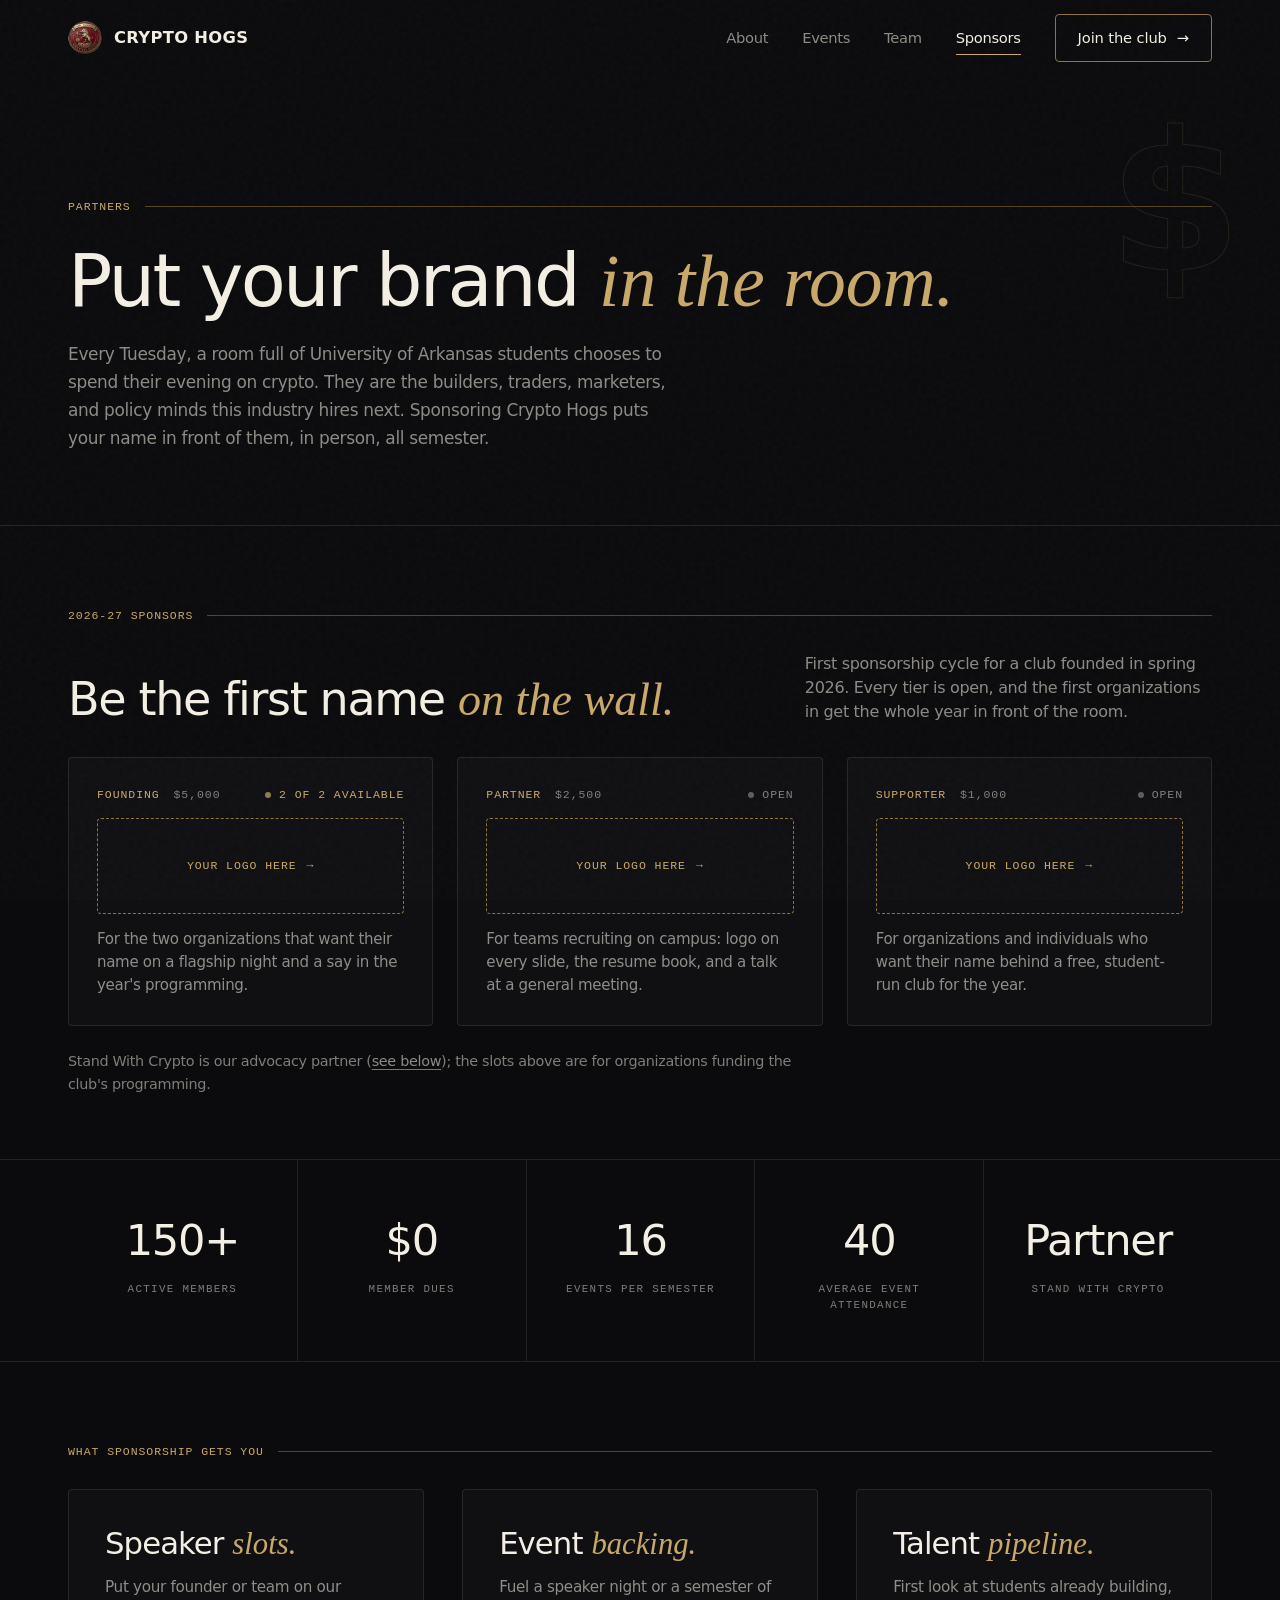
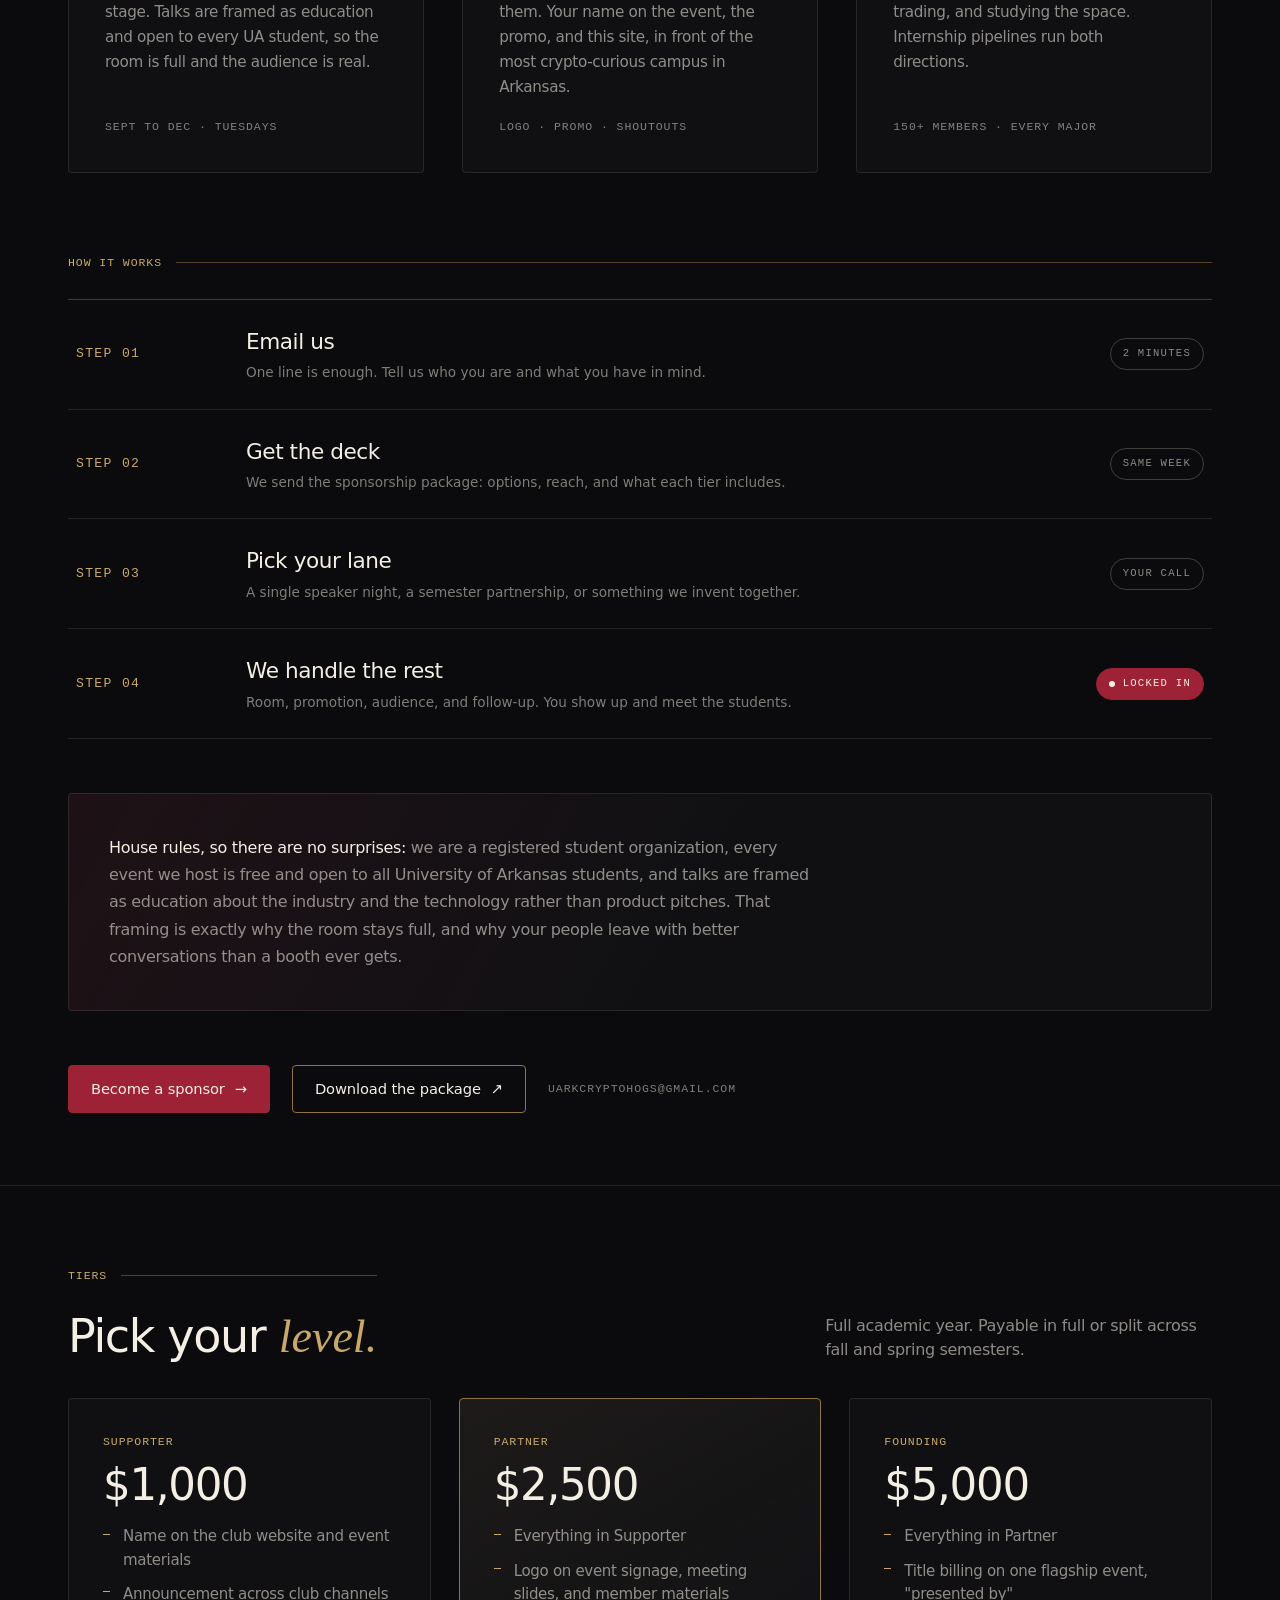
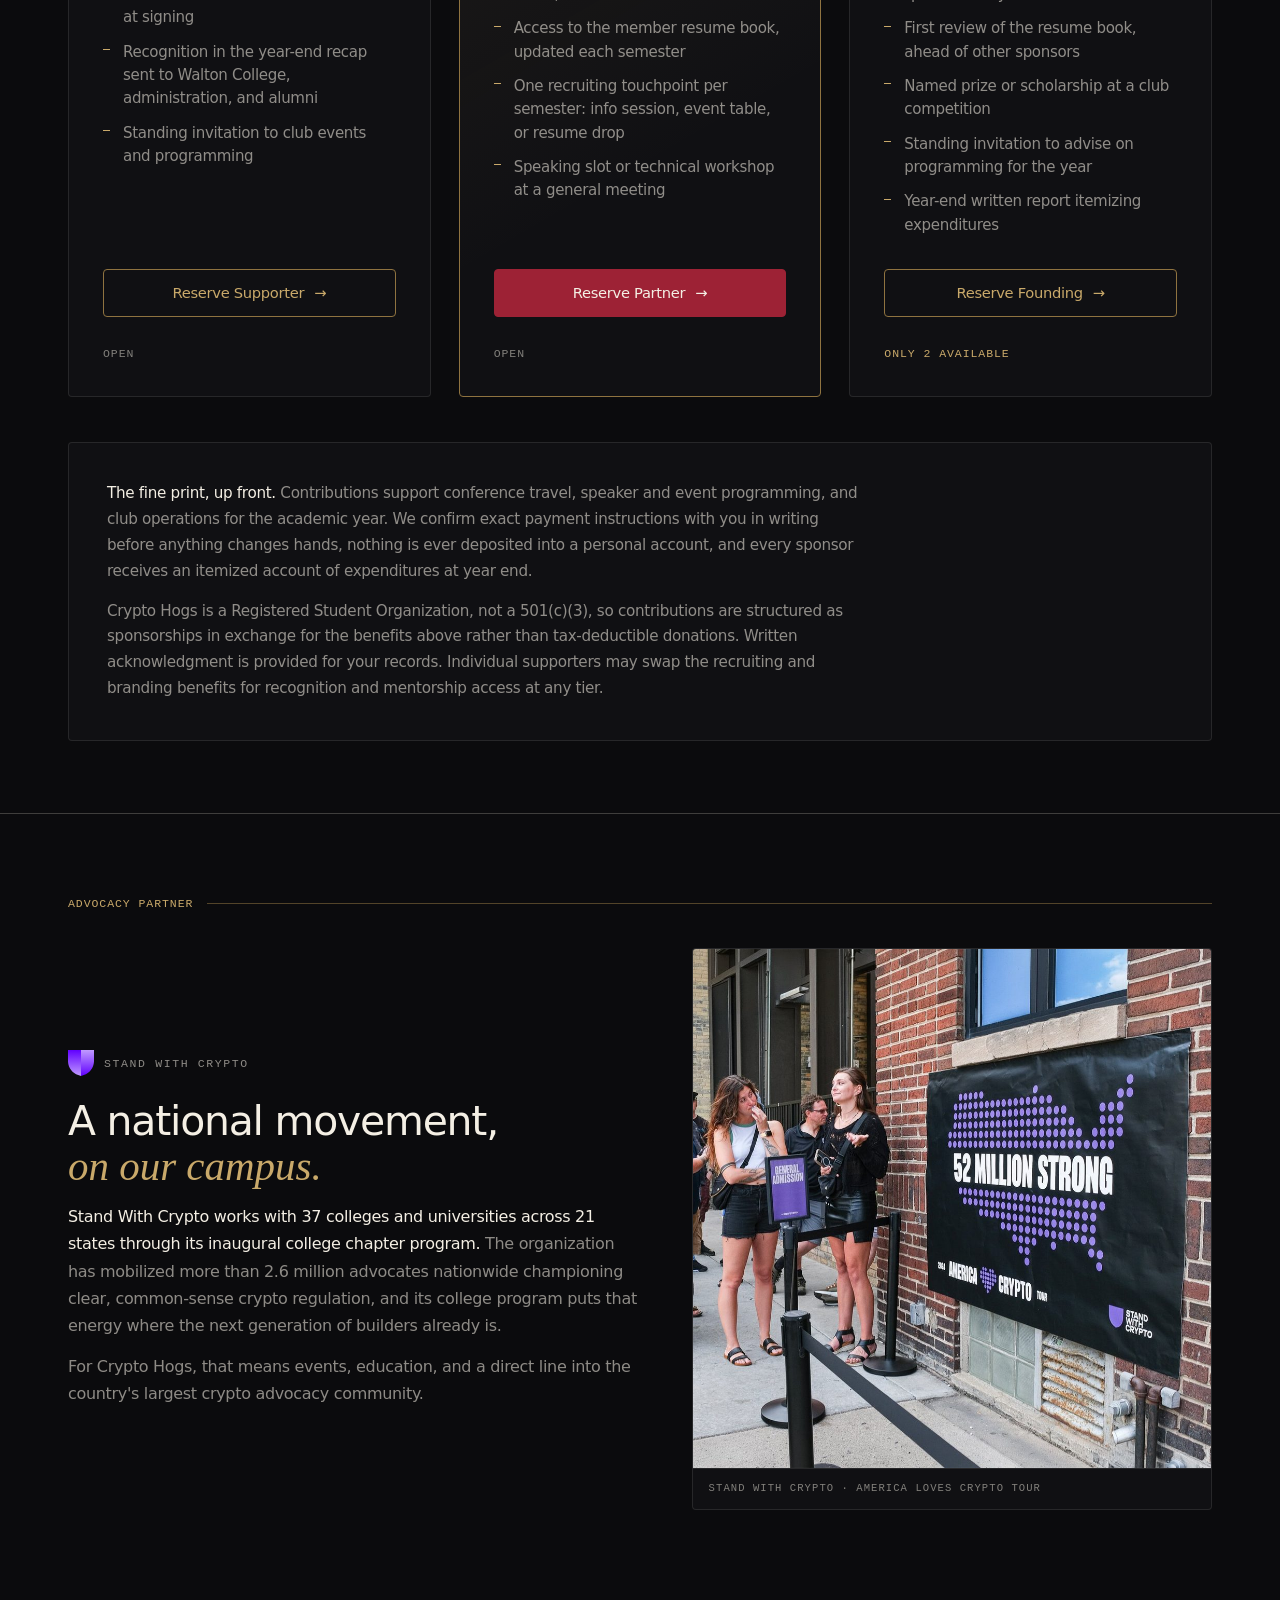
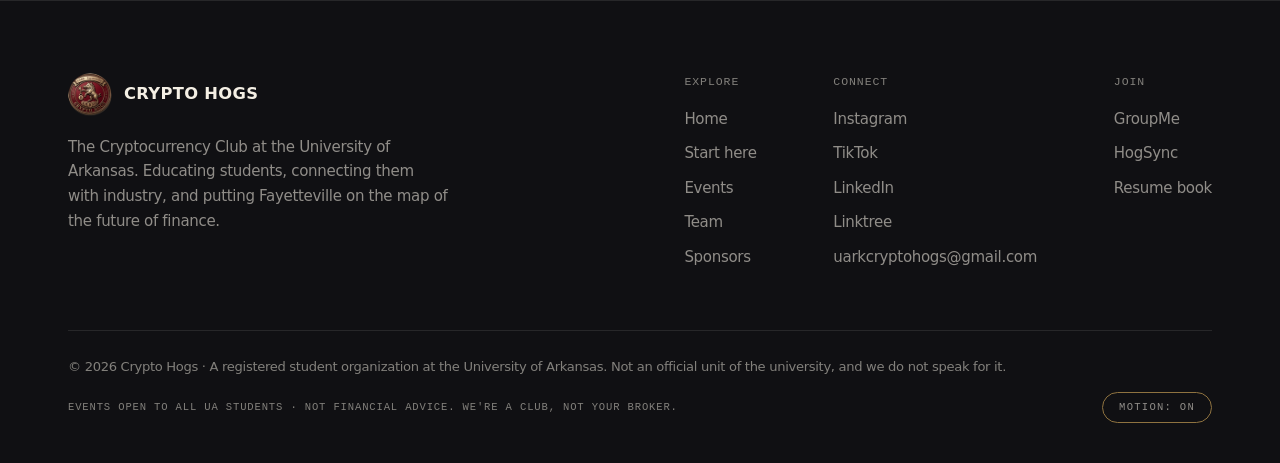
<file: sponsors.html>
<!DOCTYPE html>
<!--
   CRYPTO HOGS · University of Arkansas · est. 2026
   psst... type "wps" on the homepage.
-->
<html lang="en">
<head>
<meta charset="UTF-8">
<meta name="viewport" content="width=device-width, initial-scale=1.0">
<meta http-equiv="Content-Security-Policy" content="default-src 'self'; script-src 'self' 'unsafe-inline'; style-src 'self' 'unsafe-inline' https://fonts.googleapis.com; font-src https://fonts.gstatic.com; img-src 'self' data:; connect-src 'self'; object-src 'none'; base-uri 'none'; form-action 'none'">
<meta name="referrer" content="strict-origin-when-cross-origin">
<title>Sponsor Crypto Hogs</title>
<meta name="description" content="Sponsor Crypto Hogs at the University of Arkansas: speaker slots, event backing, and a direct pipeline to 150+ crypto-curious students.">
<meta property="og:title" content="Sponsor Crypto Hogs">
<meta property="og:description" content="Sponsor Crypto Hogs at the University of Arkansas: speaker slots, event backing, and a direct pipeline to 150+ crypto-curious students.">
<meta property="og:image" content="https://jacksonvarela1.github.io/cryptohogs/assets/og-card.jpg">
<meta property="og:url" content="https://jacksonvarela1.github.io/cryptohogs/sponsors.html">
<meta property="og:type" content="website">
<link rel="canonical" href="https://jacksonvarela1.github.io/cryptohogs/sponsors.html">
<meta name="twitter:card" content="summary_large_image">
<meta name="twitter:image" content="https://jacksonvarela1.github.io/cryptohogs/assets/og-card.jpg">
<link rel="icon" type="image/png" href="assets/coin-96.png">
<link rel="apple-touch-icon" href="assets/apple-touch-icon.png">
<link rel="preconnect" href="https://fonts.googleapis.com">
<link rel="preconnect" href="https://fonts.gstatic.com" crossorigin>
<link href="https://fonts.googleapis.com/css2?family=Space+Grotesk:wght@400;500;700&family=Instrument+Serif:ital@0;1&family=IBM+Plex+Mono:wght@400;500&display=swap" rel="stylesheet">
<link rel="stylesheet" href="assets/site.css">
<noscript><style>.reveal{opacity:1!important;transform:none!important}</style></noscript>
<style>
  .audience{border-bottom:1px solid var(--line)}
  .audience-grid{display:grid;grid-template-columns:repeat(5,1fr)}
  .aud{padding:clamp(26px,4vw,48px) 20px;text-align:center;border-left:1px solid var(--line)}
  .aud:first-child{border-left:none}
  .aud b{display:block;font-size:clamp(1.7rem,3.4vw,2.7rem);font-weight:500;letter-spacing:-.03em}
  .aud b .serif{color:var(--bronze)}
  .aud small{display:block;margin-top:8px;color:var(--cream-faint);font-family:var(--font-m);font-size:.68rem;letter-spacing:.12em;text-transform:uppercase}
  /* 2026-27 sponsor board */
  .board{border-bottom:1px solid var(--line);padding-bottom:clamp(44px,7vh,72px)}
  .board-head{display:flex;justify-content:space-between;align-items:end;gap:24px;flex-wrap:wrap;margin-bottom:clamp(24px,3.6vh,36px)}
  .board-head h2{font-size:clamp(1.9rem,3.6vw,3rem);font-weight:500;letter-spacing:-.03em;line-height:1.05;text-wrap:balance}
  .board-head h2 .serif{color:var(--bronze)}
  .board-head p{max-width:40ch;color:var(--cream-dim)}
  .board-grid{display:grid;grid-template-columns:repeat(3,1fr);gap:clamp(16px,2vw,24px);align-items:stretch}
  .slot{
    border:1px solid var(--line);border-radius:var(--radius);background:var(--ink-2);
    padding:clamp(20px,2.4vw,28px);display:flex;flex-direction:column;gap:14px;
    transition:border-color .4s var(--ease);
  }
  .slot:hover{border-color:var(--bronze-deep)}
  .slot-top{display:flex;justify-content:space-between;align-items:baseline;gap:8px 14px;flex-wrap:wrap}
  .slot-name{color:var(--bronze)}
  .slot-name .slot-price{color:var(--cream-faint);margin-left:6px}
  .slot-avail{color:var(--cream-faint);display:inline-flex;align-items:center;gap:8px;white-space:nowrap}
  .slot-avail::before{content:"";width:6px;height:6px;border-radius:50%;background:currentColor;opacity:.7}
  .slot-avail.hot{color:var(--bronze)}
  .slot-logo{
    min-height:96px;display:flex;align-items:center;justify-content:center;gap:10px;
    border:1px dashed var(--bronze-deep);border-radius:var(--radius);padding:16px;
    color:var(--bronze);text-decoration:none;text-align:center;
    transition:background .3s var(--ease),border-color .3s var(--ease);
  }
  .slot-logo:hover{background:rgba(201,169,106,.08);border-color:var(--bronze)}
  .slot-logo .arr{transition:transform .3s var(--ease)}
  .slot-logo:hover .arr{transform:translateX(4px)}
  .slot-logo.filled{border-style:solid;border-color:var(--line);background:var(--panel)}
  .slot-logo.filled:hover{border-color:var(--bronze-deep);background:var(--panel)}
  .slot-logo img{display:block;max-height:56px;max-width:78%;width:auto;height:auto}
  .slot p{color:var(--cream-dim);font-size:.94rem;line-height:1.55}
  .board-note{margin-top:clamp(18px,2.6vh,26px);color:var(--cream-faint);font-size:.9rem;line-height:1.6;max-width:82ch}
  .board-note a{color:var(--cream-dim);text-decoration:underline;text-decoration-color:var(--bronze-deep);text-underline-offset:3px;transition:color .3s var(--ease),text-decoration-color .3s var(--ease)}
  .board-note a:hover{color:var(--cream);text-decoration-color:var(--bronze)}
  @media (max-width:860px){ .board-grid{grid-template-columns:1fr} }
  .steps{border-top:1px solid var(--line-strong);margin-top:clamp(40px,6vh,64px)}
  .house{
    margin-top:clamp(40px,6vh,64px);border:1px solid var(--line);border-radius:var(--radius);
    padding:clamp(24px,3.4vw,40px);background:linear-gradient(120deg,rgba(157,34,53,.10),transparent 55%),var(--ink-2);
  }
  .house p{color:var(--cream-dim);max-width:70ch;line-height:1.7}
  .house b{color:var(--cream);font-weight:500}
  .cta-row{margin-top:clamp(40px,6vh,60px);display:flex;align-items:center;gap:22px;flex-wrap:wrap}
  .cta-row .mono{color:var(--cream-faint)}
  /* tiers */
  .tiers{border-top:1px solid var(--line);margin-top:clamp(50px,8vh,80px)}
  .tier-grid{display:grid;grid-template-columns:repeat(3,1fr);gap:clamp(18px,2.4vw,28px);align-items:start}
  .tier{
    border:1px solid var(--line);border-radius:var(--radius);background:var(--ink-2);
    padding:clamp(24px,3vw,34px);display:flex;flex-direction:column;gap:14px;height:100%;
    transition:border-color .4s var(--ease),transform .5s var(--ease);
  }
  .tier:hover{border-color:var(--bronze-deep);transform:translateY(-6px)}
  .tier.featured{border-color:var(--bronze-deep);background:linear-gradient(150deg,rgba(201,169,106,.07),transparent 60%),var(--ink-2)}
  .tier-name{color:var(--bronze)}
  .tier-price{font-size:clamp(2rem,3.4vw,2.8rem);font-weight:500;letter-spacing:-.03em;line-height:1}
  .tier ul{list-style:none;display:flex;flex-direction:column;gap:11px;margin-top:4px;margin-bottom:auto}
  .tier li{color:var(--cream-dim);font-size:.94rem;line-height:1.55;padding-left:20px;position:relative}
  .tier li::before{content:"";position:absolute;left:0;top:.55em;width:7px;height:1px;background:var(--bronze)}
  .tier-cta{
    margin-top:18px;display:inline-flex;align-items:center;justify-content:center;gap:10px;
    padding:12px 18px;border:1px solid var(--bronze-deep);border-radius:4px;color:var(--bronze);
    text-decoration:none;font-weight:500;font-size:.92rem;
    transition:background .3s var(--ease),color .3s var(--ease);
  }
  .tier-cta:hover{background:var(--bronze);color:var(--ink)}
  .tier.featured .tier-cta{background:#9D2235;border-color:#9D2235;color:var(--cream)}
  .tier.featured .tier-cta:hover{background:#C41230;border-color:#C41230}
  .tier-avail{padding-top:14px;color:var(--cream-faint)}
  .tier-avail.hot{color:var(--bronze)}
  .terms{
    margin-top:clamp(34px,5vh,52px);border:1px solid var(--line);border-radius:var(--radius);
    padding:clamp(24px,3.4vw,38px);background:var(--ink-2);display:flex;flex-direction:column;gap:14px;
  }
  .terms p{color:var(--cream-dim);line-height:1.7;max-width:78ch;font-size:.95rem}
  .terms b{color:var(--cream);font-weight:500}
  @media (max-width:860px){ .tier-grid{grid-template-columns:1fr} }
  /* Stand With Crypto partner block */
  .swc{border-top:1px solid var(--line-strong);margin-top:clamp(50px,8vh,80px)}
  .swc-grid{display:grid;grid-template-columns:1.1fr 1fr;gap:clamp(28px,4vw,56px);align-items:center;margin-top:clamp(28px,4vh,44px)}
  .swc-copy .swc-badge{display:inline-flex;align-items:center;gap:10px;font-family:var(--font-m);font-size:.72rem;letter-spacing:.14em;text-transform:uppercase;color:var(--cream-dim)}
  .swc-copy .swc-badge img{width:26px;height:26px}
  .swc-copy h2{margin:16px 0 0;font-size:clamp(1.7rem,3.2vw,2.6rem);font-weight:500;letter-spacing:-.03em;line-height:1.1;text-wrap:balance}
  .swc-copy h2 .serif{color:var(--bronze)}
  .swc-copy p{color:var(--cream-dim);max-width:60ch;line-height:1.7;margin-top:14px}
  .swc-copy .swc-stat{color:var(--cream);font-weight:500}
  .swc-figure{border:1px solid var(--line);border-radius:var(--radius);overflow:hidden;background:var(--ink-2);margin:0}
  .swc-figure img{display:block;width:100%;height:100%;object-fit:cover}
  .swc-figure figcaption{padding:12px 16px;font-family:var(--font-m);font-size:.66rem;letter-spacing:.1em;text-transform:uppercase;color:var(--cream-faint);border-top:1px solid var(--line)}
  @media (max-width:860px){ .swc-grid{grid-template-columns:1fr} }
  section{padding-top:clamp(60px,9vh,100px)}
  section.audience{padding-top:0}
  @media (max-width:860px){
    .audience-grid{grid-template-columns:repeat(2,1fr)}
    .aud:nth-child(3){border-left:none}
    .aud:nth-child(5){border-left:none;grid-column:1 / -1}
    .aud{border-top:1px solid var(--line)}
    .aud:nth-child(1),.aud:nth-child(2){border-top:none}
  }
</style>
</head>
<body>

<header id="header">
  <div class="wrap nav">
    <a class="brand" href="index.html" aria-label="Crypto Hogs home">
      <img src="assets/coin-96.png" alt="" aria-hidden="true">
      CRYPTO&nbsp;HOGS
    </a>
    <nav class="navlinks" aria-label="Main">
      <a class="link" href="index.html#about">About</a>
      <a class="link" href="events.html">Events</a>
      <a class="link" href="team.html">Team</a>
      <a class="link" href="sponsors.html" aria-current="page">Sponsors</a>
      <a class="btn" href="https://groupme.com/join_group/113608298/MGcsS3ON" target="_blank" rel="noopener">Join the club <span class="arr">→</span></a>
      <button class="burger" aria-label="Menu" aria-expanded="false" onclick="this.setAttribute('aria-expanded', document.body.classList.toggle('menu-open'))">
        <span></span><span></span><span></span>
      </button>
    </nav>
  </div>
</header>

<div class="mobilemenu" onclick="document.body.classList.remove('menu-open');document.querySelector('.burger').setAttribute('aria-expanded','false')">
  <span class="mono">Crypto Hogs · UARK</span>
  <a href="index.html">Home</a>
  <a href="events.html">Events</a>
  <a href="team.html">Team</a>
  <a href="sponsors.html">Sponsors</a>
  <a href="https://groupme.com/join_group/113608298/MGcsS3ON" target="_blank" rel="noopener">Join the club →</a>
</div>

<main>
<section class="page-hero">
  <span class="ghost" aria-hidden="true">$</span>
  <div class="wrap">
    <div class="eyebrow mono">Partners</div>
    <h1 class="reveal">Put your brand <span class="serif">in the room.</span></h1>
    <p class="sub reveal reveal-d1">
      Every Tuesday, a room full of University of Arkansas students chooses to spend their evening on
      crypto. They are the builders, traders, marketers, and policy minds this industry hires next.
      Sponsoring Crypto Hogs puts your name in front of them, in person, all semester.
    </p>
  </div>
</section>

<!--
  SPONSOR BOARD, 2026-27. Zero paying sponsors today, so every slot shows "Your logo here".
  When a sponsor signs, edit that tier's .slot below:
  1. Replace the <a class="slot-logo mono" ...>Your logo here</a> link with the logo:
       <a class="slot-logo filled" href="https://their-site.example" target="_blank" rel="noopener"><img src="assets/sponsors/their-logo.svg" alt="Their Name" loading="lazy"></a>
     Use a <span class="slot-logo filled"> instead of <a> if they have no site to link. The logo file
     must live in this repo (assets/sponsors/, SVG or a PNG about 400px wide on a transparent background):
     the page's Content Security Policy only allows images from 'self', so a hotlinked logo will not load.
     Partner and Supporter can hold several sponsors, so add a second .slot-logo under the first when needed.
  2. Change the .slot-avail text. Founding counts down: "1 of 2 available", then "Fully subscribed", and
     drop its "hot" class once it is full. Partner and Supporter stay "Open" for as long as they are.
  3. Update the same tier's .tier-avail text in the Tiers section further down so the two never disagree.
  4. Leave the one-line "who it is for" copy alone; only the logo and the availability line change.
  Stand With Crypto is an advocacy partner, not a paying sponsor. It never goes on this board.
-->
<section class="board" id="board" aria-labelledby="board-h">
  <div class="wrap">
    <div class="eyebrow mono">2026-27 sponsors</div>
    <div class="board-head">
      <h2 id="board-h" class="reveal">Be the first name <span class="serif">on the wall.</span></h2>
      <p class="reveal reveal-d1">First sponsorship cycle for a club founded in spring 2026. Every tier is open, and the first organizations in get the whole year in front of the room.</p>
    </div>
    <div class="board-grid">
      <div class="slot reveal">
        <div class="slot-top">
          <span class="slot-name mono">Founding <span class="slot-price">$5,000</span></span>
          <span class="slot-avail mono hot">2 of 2 available</span>
        </div>
        <a class="slot-logo mono" href="mailto:uarkcryptohogs@gmail.com?subject=Sponsoring%20Crypto%20Hogs%3A%20Founding%20tier&body=Hi%20Crypto%20Hogs%2C%0A%0AWe%20would%20like%20to%20sponsor%20Crypto%20Hogs%20at%20the%20Founding%20level%20%28%245%2C000%29%20for%20the%202026-27%20academic%20year.%0A%0AOrganization%3A%20%0ABest%20contact%20and%20title%3A%20%0AWe%20would%20like%20to%20send%20a%20speaker%20on%20%28optional%29%3A%20%0AAnything%20you%20should%20know%3A%20%0A%0AThanks%2C">Your logo here <span class="arr">&rarr;</span></a>
        <p>For the two organizations that want their name on a flagship night and a say in the year's programming.</p>
      </div>
      <div class="slot reveal reveal-d1">
        <div class="slot-top">
          <span class="slot-name mono">Partner <span class="slot-price">$2,500</span></span>
          <span class="slot-avail mono">Open</span>
        </div>
        <a class="slot-logo mono" href="mailto:uarkcryptohogs@gmail.com?subject=Sponsoring%20Crypto%20Hogs%3A%20Partner%20tier&body=Hi%20Crypto%20Hogs%2C%0A%0AWe%20would%20like%20to%20sponsor%20Crypto%20Hogs%20at%20the%20Partner%20level%20%28%242%2C500%29%20for%20the%202026-27%20academic%20year.%0A%0AOrganization%3A%20%0ABest%20contact%20and%20title%3A%20%0AWe%20would%20like%20to%20send%20a%20speaker%20on%20%28optional%29%3A%20%0AAnything%20you%20should%20know%3A%20%0A%0AThanks%2C">Your logo here <span class="arr">&rarr;</span></a>
        <p>For teams recruiting on campus: logo on every slide, the resume book, and a talk at a general meeting.</p>
      </div>
      <div class="slot reveal reveal-d2">
        <div class="slot-top">
          <span class="slot-name mono">Supporter <span class="slot-price">$1,000</span></span>
          <span class="slot-avail mono">Open</span>
        </div>
        <a class="slot-logo mono" href="mailto:uarkcryptohogs@gmail.com?subject=Sponsoring%20Crypto%20Hogs%3A%20Supporter%20tier&body=Hi%20Crypto%20Hogs%2C%0A%0AWe%20would%20like%20to%20sponsor%20Crypto%20Hogs%20at%20the%20Supporter%20level%20%28%241%2C000%29%20for%20the%202026-27%20academic%20year.%0A%0AOrganization%3A%20%0ABest%20contact%20and%20title%3A%20%0AWe%20would%20like%20to%20send%20a%20speaker%20on%20%28optional%29%3A%20%0AAnything%20you%20should%20know%3A%20%0A%0AThanks%2C">Your logo here <span class="arr">&rarr;</span></a>
        <p>For organizations and individuals who want their name behind a free, student-run club for the year.</p>
      </div>
    </div>
    <p class="board-note reveal">Stand With Crypto is our advocacy partner (<a href="#swc">see below</a>); the slots above are for organizations funding the club's programming.</p>
  </div>
</section>

<section class="audience" aria-label="Audience">
  <div class="wrap audience-grid">
    <div class="aud reveal"><b>150+</b><small>Active members</small></div>
    <div class="aud reveal reveal-d1"><b>$0</b><small>Member dues</small></div>
    <div class="aud reveal reveal-d2"><b>16</b><small>Events per semester</small></div>
    <div class="aud reveal reveal-d3"><b>40</b><small>Average event attendance</small></div>
    <div class="aud reveal reveal-d3"><b>Partner</b><small>Stand With Crypto</small></div>
  </div>
</section>

<section>
  <div class="wrap">
    <div class="eyebrow mono">What sponsorship gets you</div>
    <div class="gridcards">
      <div class="gcard reveal">
        <b>Speaker <span class="serif">slots.</span></b>
        <p>Put your founder or team on our stage. Talks are framed as education and open to every UA student, so the room is full and the audience is real.</p>
        <span class="mono">Sept to Dec · Tuesdays</span>
      </div>
      <div class="gcard reveal reveal-d1">
        <b>Event <span class="serif">backing.</span></b>
        <p>Fuel a speaker night or a semester of them. Your name on the event, the promo, and this site, in front of the most crypto-curious campus in Arkansas.</p>
        <span class="mono">Logo · Promo · Shoutouts</span>
      </div>
      <div class="gcard reveal reveal-d2">
        <b>Talent <span class="serif">pipeline.</span></b>
        <p>First look at students already building, trading, and studying the space. Internship pipelines run both directions.</p>
        <span class="mono">150+ members · Every major</span>
      </div>
    </div>
  </div>
</section>

<section>
  <div class="wrap">
    <div class="eyebrow mono">How it works</div>
    <div class="sched">
      <div class="row reveal">
        <span class="date">STEP 01</span>
        <span class="what">Email us<small>One line is enough. Tell us who you are and what you have in mind.</small></span>
        <span class="chip">2 minutes</span>
      </div>
      <div class="row reveal">
        <span class="date">STEP 02</span>
        <span class="what">Get the deck<small>We send the sponsorship package: options, reach, and what each tier includes.</small></span>
        <span class="chip">Same week</span>
      </div>
      <div class="row reveal">
        <span class="date">STEP 03</span>
        <span class="what">Pick your lane<small>A single speaker night, a semester partnership, or something we invent together.</small></span>
        <span class="chip">Your call</span>
      </div>
      <div class="row reveal">
        <span class="date">STEP 04</span>
        <span class="what">We handle the rest<small>Room, promotion, audience, and follow-up. You show up and meet the students.</small></span>
        <span class="chip hot">Locked in</span>
      </div>
    </div>

    <div class="house reveal">
      <p><b>House rules, so there are no surprises:</b> we are a registered student organization, every event
      we host is free and open to all University of Arkansas students, and talks are framed as education
      about the industry and the technology rather than product pitches. That framing is exactly why the
      room stays full, and why your people leave with better conversations than a booth ever gets.</p>
    </div>

    <div class="cta-row reveal">
      <a class="btn solid" href="mailto:uarkcryptohogs@gmail.com?subject=Sponsoring%20Crypto%20Hogs">Become a sponsor <span class="arr">→</span></a>
      <a class="btn" href="assets/cryptohogs-sponsorship.pdf" target="_blank" rel="noopener">Download the package <span class="arr">↗</span></a>
      <span class="mono">uarkcryptohogs@gmail.com</span>
    </div>
  </div>
</section>

<section class="tiers" id="tiers">
  <div class="wrap">
    <div class="section-head" style="display:flex;justify-content:space-between;align-items:end;gap:24px;flex-wrap:wrap;margin-bottom:clamp(28px,4vh,44px)">
      <div>
        <div class="eyebrow mono">Tiers</div>
        <h2 style="font-size:clamp(1.9rem,3.6vw,3rem);font-weight:500;letter-spacing:-.03em;line-height:1.05">Pick your <span class="serif" style="color:var(--bronze)">level.</span></h2>
      </div>
      <p style="max-width:38ch;color:var(--cream-dim)">Full academic year. Payable in full or split across fall and spring semesters.</p>
    </div>

    <div class="tier-grid">
      <div class="tier reveal">
        <span class="tier-name mono">Supporter</span>
        <span class="tier-price">$1,000</span>
        <ul>
          <li>Name on the club website and event materials</li>
          <li>Announcement across club channels at signing</li>
          <li>Recognition in the year-end recap sent to Walton College, administration, and alumni</li>
          <li>Standing invitation to club events and programming</li>
        </ul>
        <a class="tier-cta" href="mailto:uarkcryptohogs@gmail.com?subject=Sponsoring%20Crypto%20Hogs%3A%20Supporter%20tier&body=Hi%20Crypto%20Hogs%2C%0A%0AWe%20would%20like%20to%20sponsor%20Crypto%20Hogs%20at%20the%20Supporter%20level%20%28%241%2C000%29%20for%20the%202026-27%20academic%20year.%0A%0AOrganization%3A%20%0ABest%20contact%20and%20title%3A%20%0AWe%20would%20like%20to%20send%20a%20speaker%20on%20%28optional%29%3A%20%0AAnything%20you%20should%20know%3A%20%0A%0AThanks%2C">Reserve Supporter <span class="arr">&rarr;</span></a>
        <span class="tier-avail mono">Open</span>
      </div>

      <div class="tier reveal reveal-d1 featured">
        <span class="tier-name mono">Partner</span>
        <span class="tier-price">$2,500</span>
        <ul>
          <li>Everything in Supporter</li>
          <li>Logo on event signage, meeting slides, and member materials</li>
          <li>Access to the member resume book, updated each semester</li>
          <li>One recruiting touchpoint per semester: info session, event table, or resume drop</li>
          <li>Speaking slot or technical workshop at a general meeting</li>
        </ul>
        <a class="tier-cta" href="mailto:uarkcryptohogs@gmail.com?subject=Sponsoring%20Crypto%20Hogs%3A%20Partner%20tier&body=Hi%20Crypto%20Hogs%2C%0A%0AWe%20would%20like%20to%20sponsor%20Crypto%20Hogs%20at%20the%20Partner%20level%20%28%242%2C500%29%20for%20the%202026-27%20academic%20year.%0A%0AOrganization%3A%20%0ABest%20contact%20and%20title%3A%20%0AWe%20would%20like%20to%20send%20a%20speaker%20on%20%28optional%29%3A%20%0AAnything%20you%20should%20know%3A%20%0A%0AThanks%2C">Reserve Partner <span class="arr">&rarr;</span></a>
        <span class="tier-avail mono">Open</span>
      </div>

      <div class="tier reveal reveal-d2">
        <span class="tier-name mono">Founding</span>
        <span class="tier-price">$5,000</span>
        <ul>
          <li>Everything in Partner</li>
          <li>Title billing on one flagship event, "presented by"</li>
          <li>First review of the resume book, ahead of other sponsors</li>
          <li>Named prize or scholarship at a club competition</li>
          <li>Standing invitation to advise on programming for the year</li>
          <li>Year-end written report itemizing expenditures</li>
        </ul>
        <a class="tier-cta" href="mailto:uarkcryptohogs@gmail.com?subject=Sponsoring%20Crypto%20Hogs%3A%20Founding%20tier&body=Hi%20Crypto%20Hogs%2C%0A%0AWe%20would%20like%20to%20sponsor%20Crypto%20Hogs%20at%20the%20Founding%20level%20%28%245%2C000%29%20for%20the%202026-27%20academic%20year.%0A%0AOrganization%3A%20%0ABest%20contact%20and%20title%3A%20%0AWe%20would%20like%20to%20send%20a%20speaker%20on%20%28optional%29%3A%20%0AAnything%20you%20should%20know%3A%20%0A%0AThanks%2C">Reserve Founding <span class="arr">&rarr;</span></a>
        <span class="tier-avail mono hot">Only 2 available</span>
      </div>
    </div>

    <div class="terms reveal">
      <p><b>The fine print, up front.</b> Contributions support conference travel, speaker and event
      programming, and club operations for the academic year. We confirm exact payment instructions
      with you in writing before anything changes hands, nothing is ever deposited into a personal
      account, and every sponsor receives an itemized account of expenditures at year end.</p>
      <p>Crypto Hogs is a Registered Student Organization, not a 501(c)(3), so contributions are
      structured as sponsorships in exchange for the benefits above rather than tax-deductible
      donations. Written acknowledgment is provided for your records. Individual supporters may
      swap the recruiting and branding benefits for recognition and mentorship access at any tier.</p>
    </div>
  </div>
</section>

<section class="swc" id="swc" aria-label="Stand With Crypto">
  <div class="wrap">
    <div class="eyebrow mono">Advocacy partner</div>
    <div class="swc-grid">
      <div class="swc-copy reveal">
        <span class="swc-badge"><img src="assets/sponsors/swc-shield.svg" alt="Stand With Crypto shield">Stand With Crypto</span>
        <h2>A national movement, <span class="serif">on our campus.</span></h2>
        <p><span class="swc-stat">Stand With Crypto works with 37 colleges and universities across 21 states through its inaugural college chapter program.</span> The organization has mobilized more than 2.6 million advocates nationwide championing clear, common-sense crypto regulation, and its college program puts that energy where the next generation of builders already is.</p>
        <p>For Crypto Hogs, that means events, education, and a direct line into the country's largest crypto advocacy community.</p>
      </div>
      <figure class="swc-figure reveal reveal-d1">
        <img src="assets/sponsors/swc-college.jpg" alt="Stand With Crypto '52 Million Strong' signage at an America Loves Crypto Tour event" loading="lazy">
        <figcaption>Stand With Crypto · America Loves Crypto Tour</figcaption>
      </figure>
    </div>
  </div>
</section>
</main>

<footer>
  <div class="wrap">
    <div class="foot-top">
      <div class="foot-brand">
        <a class="brand" href="index.html"><img src="assets/coin-96.png" alt="Crypto Hogs coin logo">CRYPTO&nbsp;HOGS</a>
        <p>The Cryptocurrency Club at the University of Arkansas. Educating students, connecting them with industry, and putting Fayetteville on the map of the future of finance.</p>
      </div>
      <div class="foot-cols">
        <div class="foot-col">
          <span class="mono">Explore</span>
          <a href="index.html">Home</a>
          <a href="start.html">Start here</a>
          <a href="events.html">Events</a>
          <a href="team.html">Team</a>
          <a href="sponsors.html">Sponsors</a>
        </div>
        <div class="foot-col">
          <span class="mono">Connect</span>
          <a href="https://www.instagram.com/uarkcryptohogs/" target="_blank" rel="noopener">Instagram</a>
          <a href="https://www.tiktok.com/@uarkcryptohogs" target="_blank" rel="noopener">TikTok</a>
          <a href="https://www.linkedin.com/in/cryptohogs-at-the-university-of-arkansas-410b733b7/" target="_blank" rel="noopener">LinkedIn</a>
          <a href="https://linktr.ee/uarkcryptohogs" target="_blank" rel="noopener">Linktree</a>
          <a href="mailto:uarkcryptohogs@gmail.com">uarkcryptohogs@gmail.com</a>
        </div>
        <div class="foot-col">
          <span class="mono">Join</span>
          <a href="https://groupme.com/join_group/113608298/MGcsS3ON" target="_blank" rel="noopener">GroupMe</a>
          <a href="https://hogsync.uark.edu/UARKCryptoClub/club_signup" target="_blank" rel="noopener">HogSync</a>
          <a href="members.html">Resume book</a>
        </div>
      </div>
    </div>
    <div class="foot-bottom">
      <span>© 2026 Crypto Hogs · A registered student organization at the University of Arkansas. Not an official unit of the university, and we do not speak for it.</span>
      <span class="mono">Events open to all UA students · Not financial advice. We're a club, not your broker.</span>
    </div>
  </div>
</footer>

<script src="assets/site.js"></script>
</body>
</html>
</file>
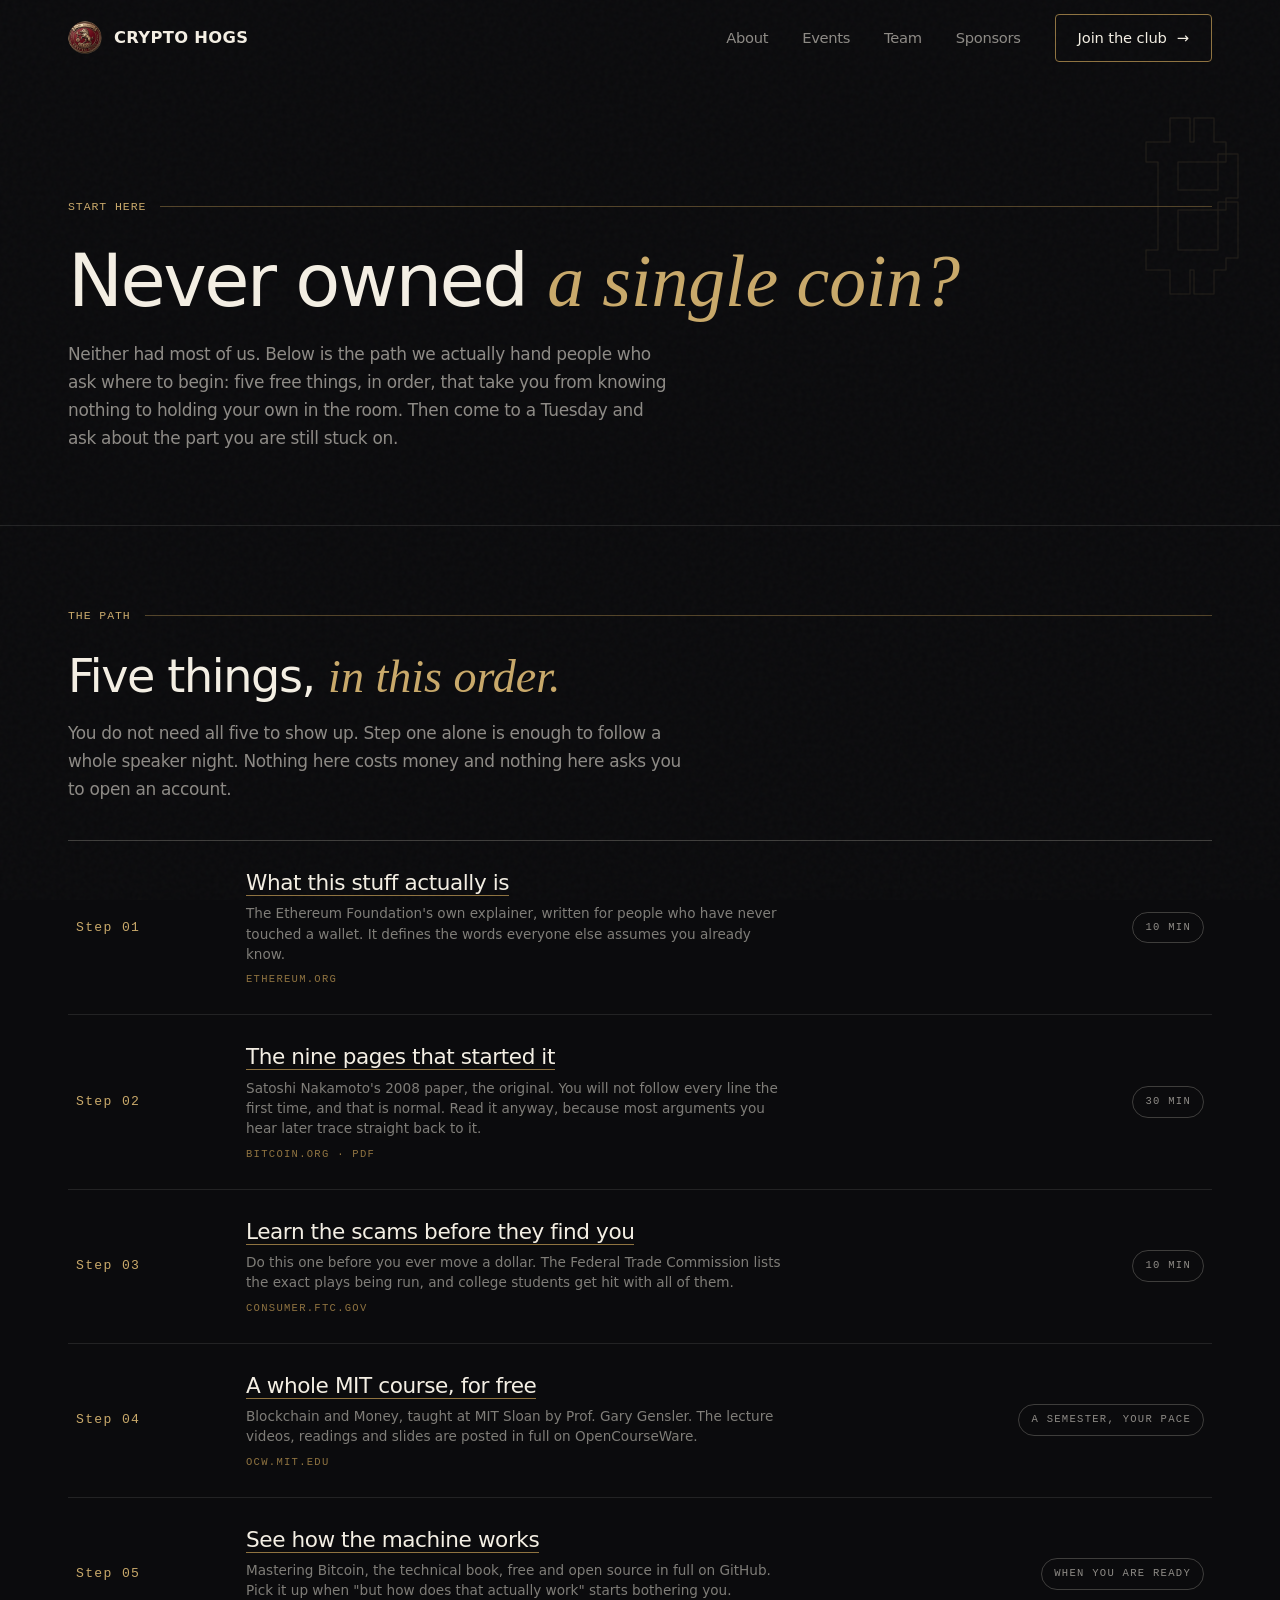
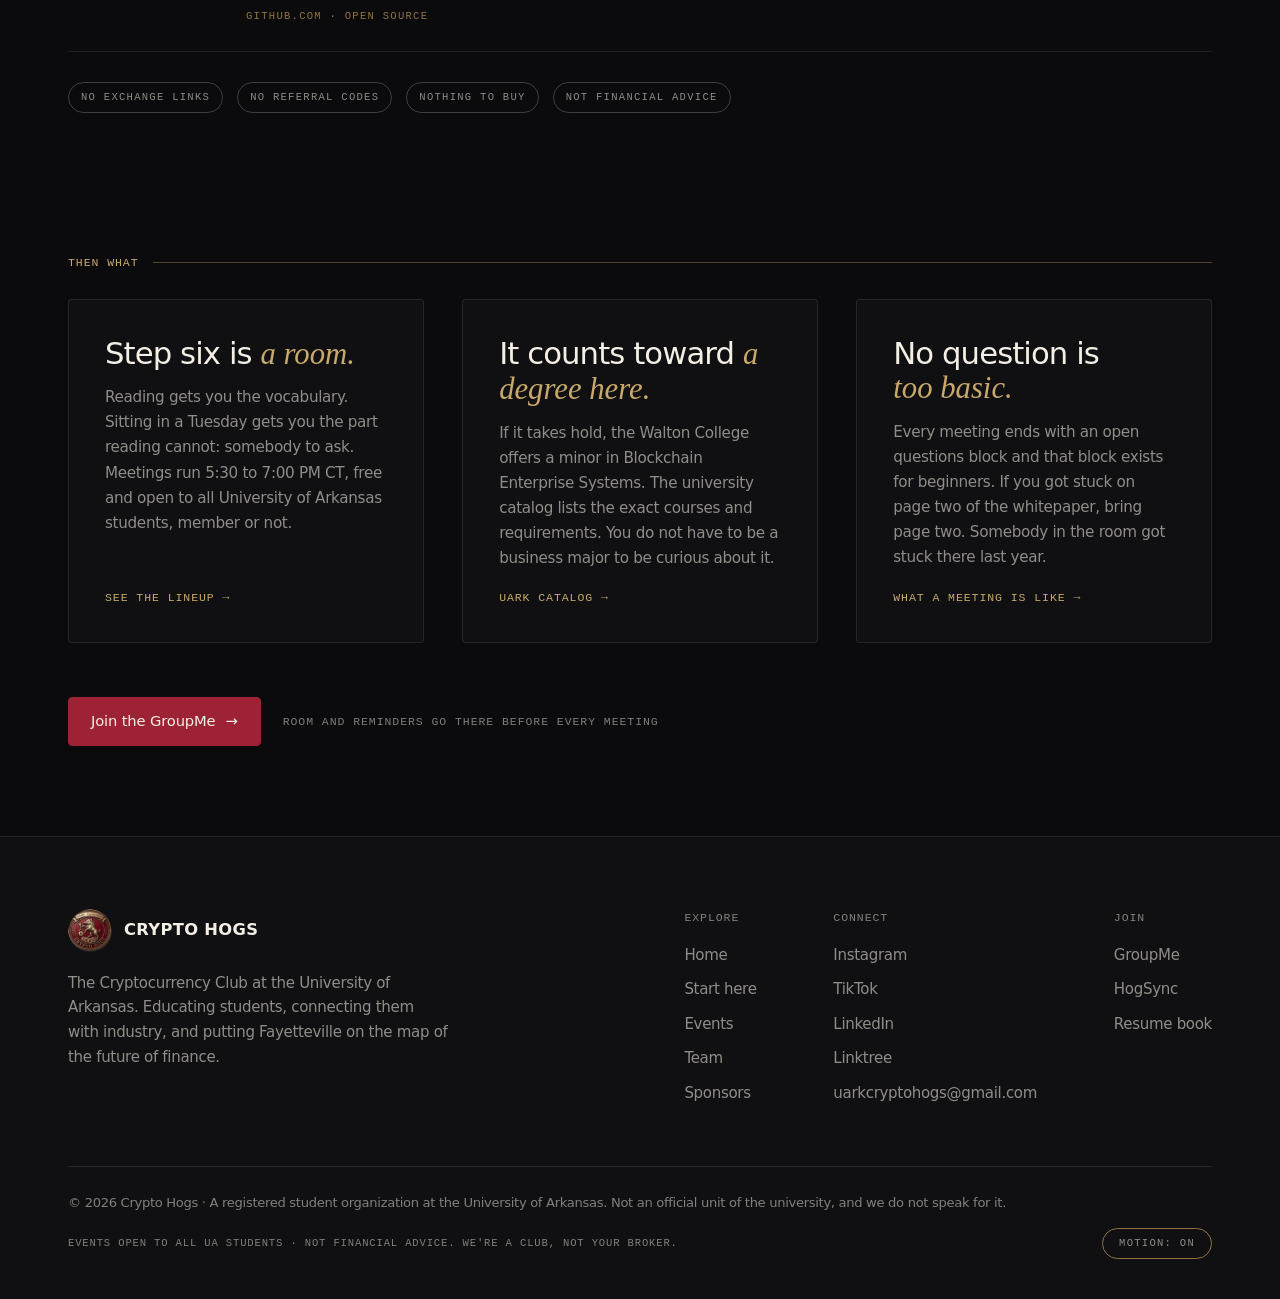
<file: start.html>
<!DOCTYPE html>
<!--
   CRYPTO HOGS · University of Arkansas · est. 2026
   psst... type "wps" on the homepage.
-->
<html lang="en">
<head>
<meta charset="UTF-8">
<meta name="viewport" content="width=device-width, initial-scale=1.0">
<meta http-equiv="Content-Security-Policy" content="default-src 'self'; script-src 'self' 'unsafe-inline'; style-src 'self' 'unsafe-inline' https://fonts.googleapis.com; font-src https://fonts.gstatic.com; img-src 'self' data:; connect-src 'self'; object-src 'none'; base-uri 'none'; form-action 'none'">
<meta name="referrer" content="strict-origin-when-cross-origin">
<title>Start here · Crypto Hogs</title>
<meta name="description" content="Never owned any crypto? Five free things to read and watch, in order, from the Crypto Hogs at the University of Arkansas. No exchange links, no referral codes, nothing to buy.">
<meta property="og:title" content="Start here · Crypto Hogs">
<meta property="og:description" content="Never owned any crypto? Five free things to read and watch, in order. No exchange links, no referral codes, nothing to buy.">
<meta property="og:image" content="https://jacksonvarela1.github.io/cryptohogs/assets/og-card.jpg">
<meta property="og:url" content="https://jacksonvarela1.github.io/cryptohogs/start.html">
<meta property="og:type" content="website">
<link rel="canonical" href="https://jacksonvarela1.github.io/cryptohogs/start.html">
<meta name="twitter:card" content="summary_large_image">
<meta name="twitter:image" content="https://jacksonvarela1.github.io/cryptohogs/assets/og-card.jpg">
<link rel="icon" type="image/png" href="assets/coin-96.png">
<link rel="apple-touch-icon" href="assets/apple-touch-icon.png">
<link rel="preconnect" href="https://fonts.googleapis.com">
<link rel="preconnect" href="https://fonts.gstatic.com" crossorigin>
<link href="https://fonts.googleapis.com/css2?family=Space+Grotesk:wght@400;500;700&family=Instrument+Serif:ital@0;1&family=IBM+Plex+Mono:wght@400;500&display=swap" rel="stylesheet">
<link rel="stylesheet" href="assets/site.css">
<noscript><style>.reveal{opacity:1!important;transform:none!important}</style></noscript>
<style>
  section{padding-top:clamp(60px,9vh,100px)}
  .open-line{margin-top:34px;font-size:1.05rem;color:var(--cream)}
  .open-line b{color:var(--bronze);font-weight:500}
  .rules{display:flex;gap:14px;flex-wrap:wrap;margin-top:30px}
  /* the intro under the section head measures like the hero sub */
  .lede{max-width:58ch;color:var(--cream-dim);font-size:1.06rem;line-height:1.65}
  /* each step is a schedule row whose title is the link out */
  .path .what a{color:var(--cream);text-decoration:none;border-bottom:1px solid var(--bronze-deep);transition:color .3s var(--ease),border-color .3s var(--ease)}
  .path .what a:hover,.path .what a:focus-visible{color:var(--bronze);border-bottom-color:var(--bronze)}
  .path .what small{max-width:62ch}
  /* say where a link goes before anyone clicks it */
  .src{display:block;margin-top:8px;font-family:var(--font-m);font-size:.66rem;letter-spacing:.12em;text-transform:uppercase;color:var(--bronze-deep)}
  .gcard .mono a{color:var(--bronze);text-decoration:none;border-bottom:1px solid transparent;transition:border-color .3s var(--ease)}
  .gcard .mono a:hover{border-bottom-color:var(--bronze)}
</style>
</head>
<body>

<header id="header">
  <div class="wrap nav">
    <a class="brand" href="index.html" aria-label="Crypto Hogs home">
      <img src="assets/coin-96.png" alt="" aria-hidden="true">
      CRYPTO&nbsp;HOGS
    </a>
    <nav class="navlinks" aria-label="Main">
      <a class="link" href="index.html#about">About</a>
      <a class="link" href="events.html">Events</a>
      <a class="link" href="team.html">Team</a>
      <a class="link" href="sponsors.html">Sponsors</a>
      <a class="btn" href="https://groupme.com/join_group/113608298/MGcsS3ON" target="_blank" rel="noopener">Join the club <span class="arr">→</span></a>
      <button class="burger" aria-label="Menu" aria-expanded="false" onclick="this.setAttribute('aria-expanded', document.body.classList.toggle('menu-open'))">
        <span></span><span></span><span></span>
      </button>
    </nav>
  </div>
</header>

<div class="mobilemenu" onclick="document.body.classList.remove('menu-open');document.querySelector('.burger').setAttribute('aria-expanded','false')">
  <span class="mono">Crypto Hogs · UARK</span>
  <a href="index.html">Home</a>
  <a href="events.html">Events</a>
  <a href="team.html">Team</a>
  <a href="sponsors.html">Sponsors</a>
  <a href="https://groupme.com/join_group/113608298/MGcsS3ON" target="_blank" rel="noopener">Join the club →</a>
</div>

<main>
<section class="page-hero">
  <span class="ghost" aria-hidden="true">₿</span>
  <div class="wrap">
    <div class="eyebrow mono">Start here</div>
    <h1 class="reveal">Never owned <span class="serif">a single coin?</span></h1>
    <p class="sub reveal reveal-d1">
      Neither had most of us. Below is the path we actually hand people who ask where to begin: five free things,
      in order, that take you from knowing nothing to holding your own in the room.
      Then come to a Tuesday and ask about the part you are still stuck on.
    </p>
  </div>
</section>

<section>
  <div class="wrap">
    <div class="eyebrow mono">The path</div>
    <h2 class="reveal" style="font-size:clamp(1.9rem,3.6vw,3rem);font-weight:500;letter-spacing:-.03em;line-height:1.05;text-wrap:balance">
      Five things, <span class="serif" style="color:var(--bronze)">in this order.</span>
    </h2>
    <p class="lede reveal reveal-d1" style="margin-top:18px">
      You do not need all five to show up. Step one alone is enough to follow a whole speaker night.
      Nothing here costs money and nothing here asks you to open an account.
    </p>

    <div class="sched path" style="margin-top:clamp(28px,4vh,44px)">
      <div class="row reveal">
        <span class="date">Step 01</span>
        <span class="what">
          <a href="https://ethereum.org/what-is-ethereum/" target="_blank" rel="noopener">What this stuff actually is</a>
          <small>The Ethereum Foundation's own explainer, written for people who have never touched a wallet. It defines the words everyone else assumes you already know.<span class="src">ethereum.org</span></small>
        </span>
        <span class="chip">10 min</span>
      </div>
      <div class="row reveal">
        <span class="date">Step 02</span>
        <span class="what">
          <a href="https://bitcoin.org/bitcoin.pdf" target="_blank" rel="noopener">The nine pages that started it</a>
          <small>Satoshi Nakamoto's 2008 paper, the original. You will not follow every line the first time, and that is normal. Read it anyway, because most arguments you hear later trace straight back to it.<span class="src">bitcoin.org · PDF</span></small>
        </span>
        <span class="chip">30 min</span>
      </div>
      <div class="row reveal">
        <span class="date">Step 03</span>
        <span class="what">
          <a href="https://consumer.ftc.gov/articles/what-know-about-cryptocurrency-scams" target="_blank" rel="noopener">Learn the scams before they find you</a>
          <small>Do this one before you ever move a dollar. The Federal Trade Commission lists the exact plays being run, and college students get hit with all of them.<span class="src">consumer.ftc.gov</span></small>
        </span>
        <span class="chip">10 min</span>
      </div>
      <div class="row reveal">
        <span class="date">Step 04</span>
        <span class="what">
          <a href="https://ocw.mit.edu/courses/15-s12-blockchain-and-money-fall-2018/" target="_blank" rel="noopener">A whole MIT course, for free</a>
          <small>Blockchain and Money, taught at MIT Sloan by Prof. Gary Gensler. The lecture videos, readings and slides are posted in full on OpenCourseWare.<span class="src">ocw.mit.edu</span></small>
        </span>
        <span class="chip">A semester, your pace</span>
      </div>
      <div class="row reveal">
        <span class="date">Step 05</span>
        <span class="what">
          <a href="https://github.com/bitcoinbook/bitcoinbook" target="_blank" rel="noopener">See how the machine works</a>
          <small>Mastering Bitcoin, the technical book, free and open source in full on GitHub. Pick it up when "but how does that actually work" starts bothering you.<span class="src">github.com · open source</span></small>
        </span>
        <span class="chip">When you are ready</span>
      </div>
    </div>

    <div class="rules reveal" style="margin-top:30px">
      <span class="chip">No exchange links</span>
      <span class="chip">No referral codes</span>
      <span class="chip">Nothing to buy</span>
      <span class="chip">Not financial advice</span>
    </div>
    <p class="open-line reveal">
      We picked these because they are <b>free, primary and unsponsored.</b> Nobody paid to be on this list and nobody can.
    </p>
  </div>
</section>

<section>
  <div class="wrap">
    <div class="eyebrow mono">Then what</div>
    <div class="gridcards">
      <div class="gcard reveal">
        <b>Step six is <span class="serif">a room.</span></b>
        <p>Reading gets you the vocabulary. Sitting in a Tuesday gets you the part reading cannot: somebody to ask. Meetings run 5:30 to 7:00 PM CT, free and open to all University of Arkansas students, member or not.</p>
        <span class="mono"><a href="events.html">See the lineup →</a></span>
      </div>
      <div class="gcard reveal reveal-d1">
        <b>It counts toward <span class="serif">a degree here.</span></b>
        <p>If it takes hold, the Walton College offers a minor in Blockchain Enterprise Systems. The university catalog lists the exact courses and requirements. You do not have to be a business major to be curious about it.</p>
        <span class="mono"><a href="https://catalog.uark.edu/undergraduatecatalog/collegesandschools/sammwaltoncollegeofbusiness/blockchainenterprisesystemswblc/" target="_blank" rel="noopener">UARK catalog →</a></span>
      </div>
      <div class="gcard reveal reveal-d2">
        <b>No question is <span class="serif">too basic.</span></b>
        <p>Every meeting ends with an open questions block and that block exists for beginners. If you got stuck on page two of the whitepaper, bring page two. Somebody in the room got stuck there last year.</p>
        <span class="mono"><a href="events.html#first-time">What a meeting is like →</a></span>
      </div>
    </div>
    <div class="cta-row reveal" style="margin-top:clamp(40px,6vh,60px);display:flex;align-items:center;gap:22px;flex-wrap:wrap">
      <a class="btn solid" href="https://groupme.com/join_group/113608298/MGcsS3ON" target="_blank" rel="noopener">Join the GroupMe <span class="arr">→</span></a>
      <span class="mono" style="color:var(--cream-faint)">Room and reminders go there before every meeting</span>
    </div>
  </div>
</section>
</main>
<footer>
  <div class="wrap">
    <div class="foot-top">
      <div class="foot-brand">
        <a class="brand" href="index.html"><img src="assets/coin-96.png" alt="Crypto Hogs coin logo">CRYPTO&nbsp;HOGS</a>
        <p>The Cryptocurrency Club at the University of Arkansas. Educating students, connecting them with industry, and putting Fayetteville on the map of the future of finance.</p>
      </div>
      <div class="foot-cols">
        <div class="foot-col">
          <span class="mono">Explore</span>
          <a href="index.html">Home</a>
          <a href="start.html">Start here</a>
          <a href="events.html">Events</a>
          <a href="team.html">Team</a>
          <a href="sponsors.html">Sponsors</a>
        </div>
        <div class="foot-col">
          <span class="mono">Connect</span>
          <a href="https://www.instagram.com/uarkcryptohogs/" target="_blank" rel="noopener">Instagram</a>
          <a href="https://www.tiktok.com/@uarkcryptohogs" target="_blank" rel="noopener">TikTok</a>
          <a href="https://www.linkedin.com/in/cryptohogs-at-the-university-of-arkansas-410b733b7/" target="_blank" rel="noopener">LinkedIn</a>
          <a href="https://linktr.ee/uarkcryptohogs" target="_blank" rel="noopener">Linktree</a>
          <a href="mailto:uarkcryptohogs@gmail.com">uarkcryptohogs@gmail.com</a>
        </div>
        <div class="foot-col">
          <span class="mono">Join</span>
          <a href="https://groupme.com/join_group/113608298/MGcsS3ON" target="_blank" rel="noopener">GroupMe</a>
          <a href="https://hogsync.uark.edu/UARKCryptoClub/club_signup" target="_blank" rel="noopener">HogSync</a>
          <a href="members.html">Resume book</a>
        </div>
      </div>
    </div>
    <div class="foot-bottom">
      <span>© 2026 Crypto Hogs · A registered student organization at the University of Arkansas. Not an official unit of the university, and we do not speak for it.</span>
      <span class="mono">Events open to all UA students · Not financial advice. We're a club, not your broker.</span>
    </div>
  </div>
</footer>

<script src="assets/site.js"></script>
</body>
</html>
</file>
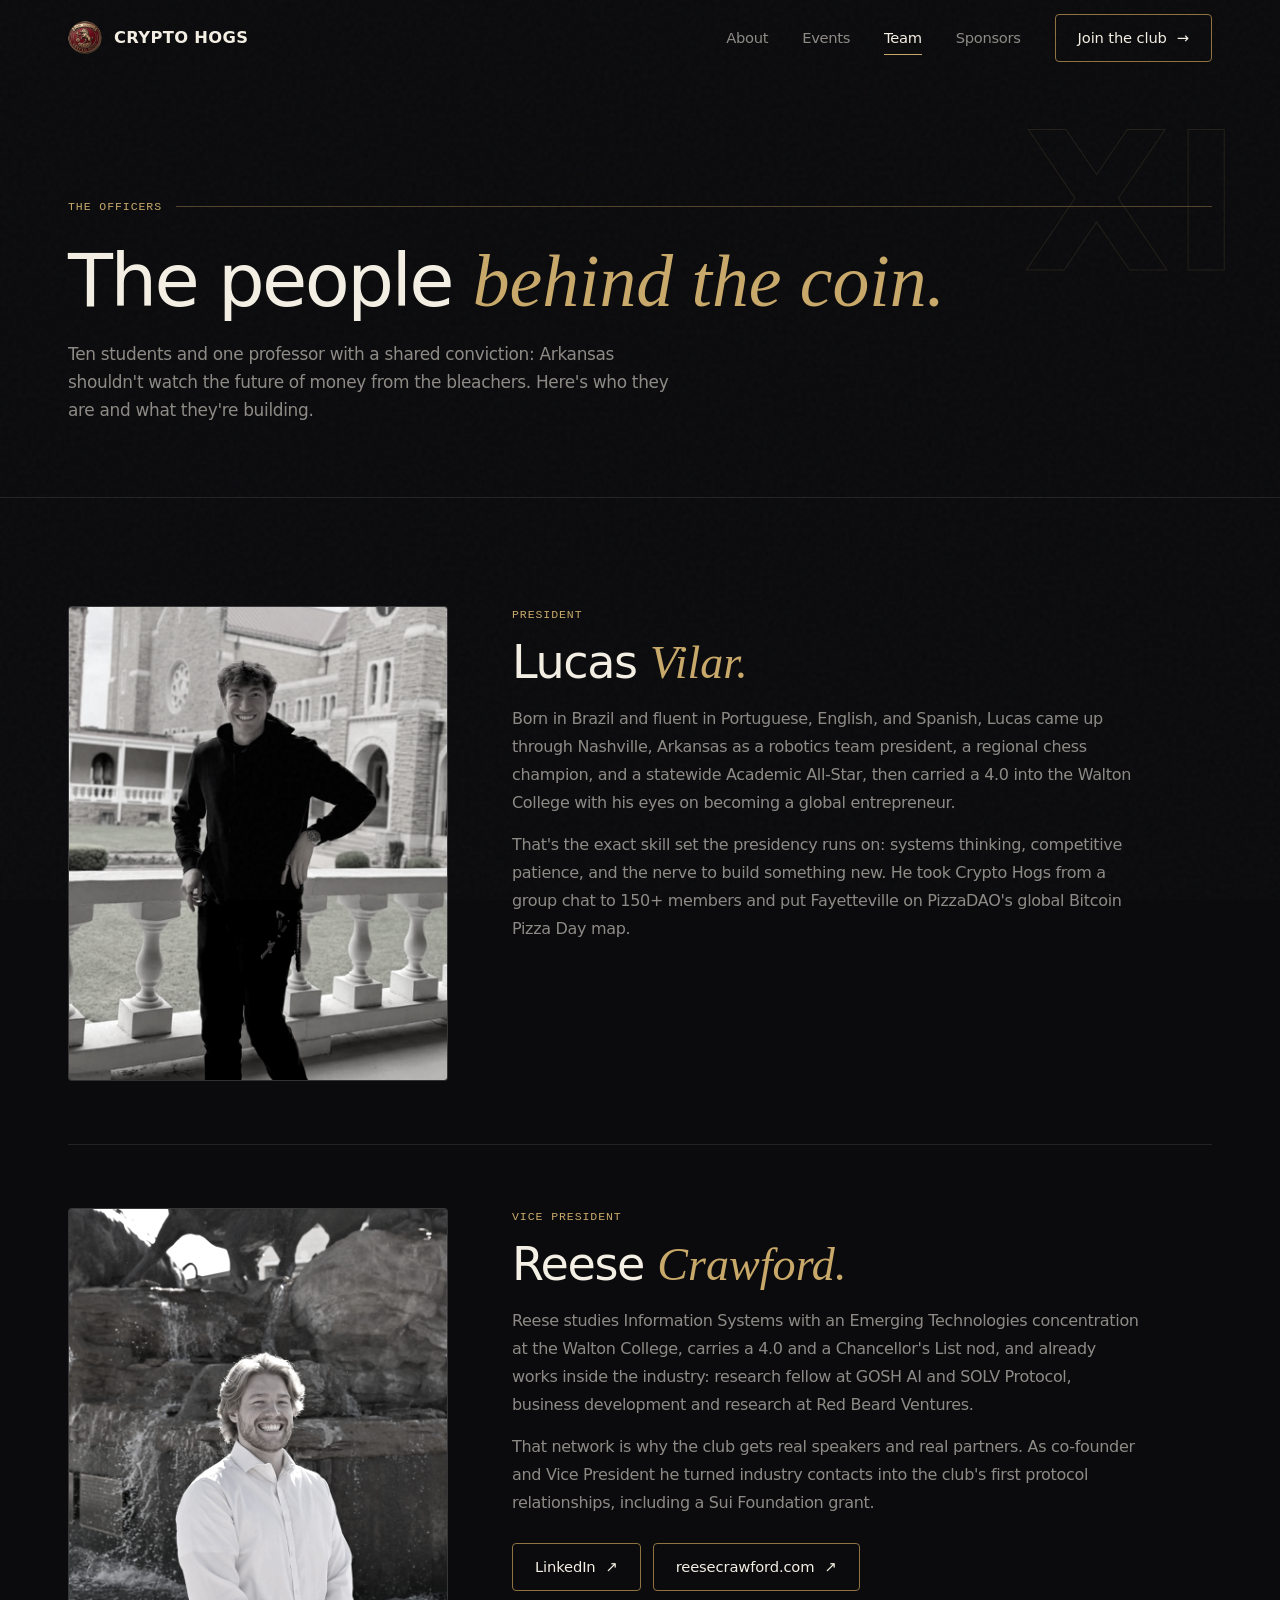
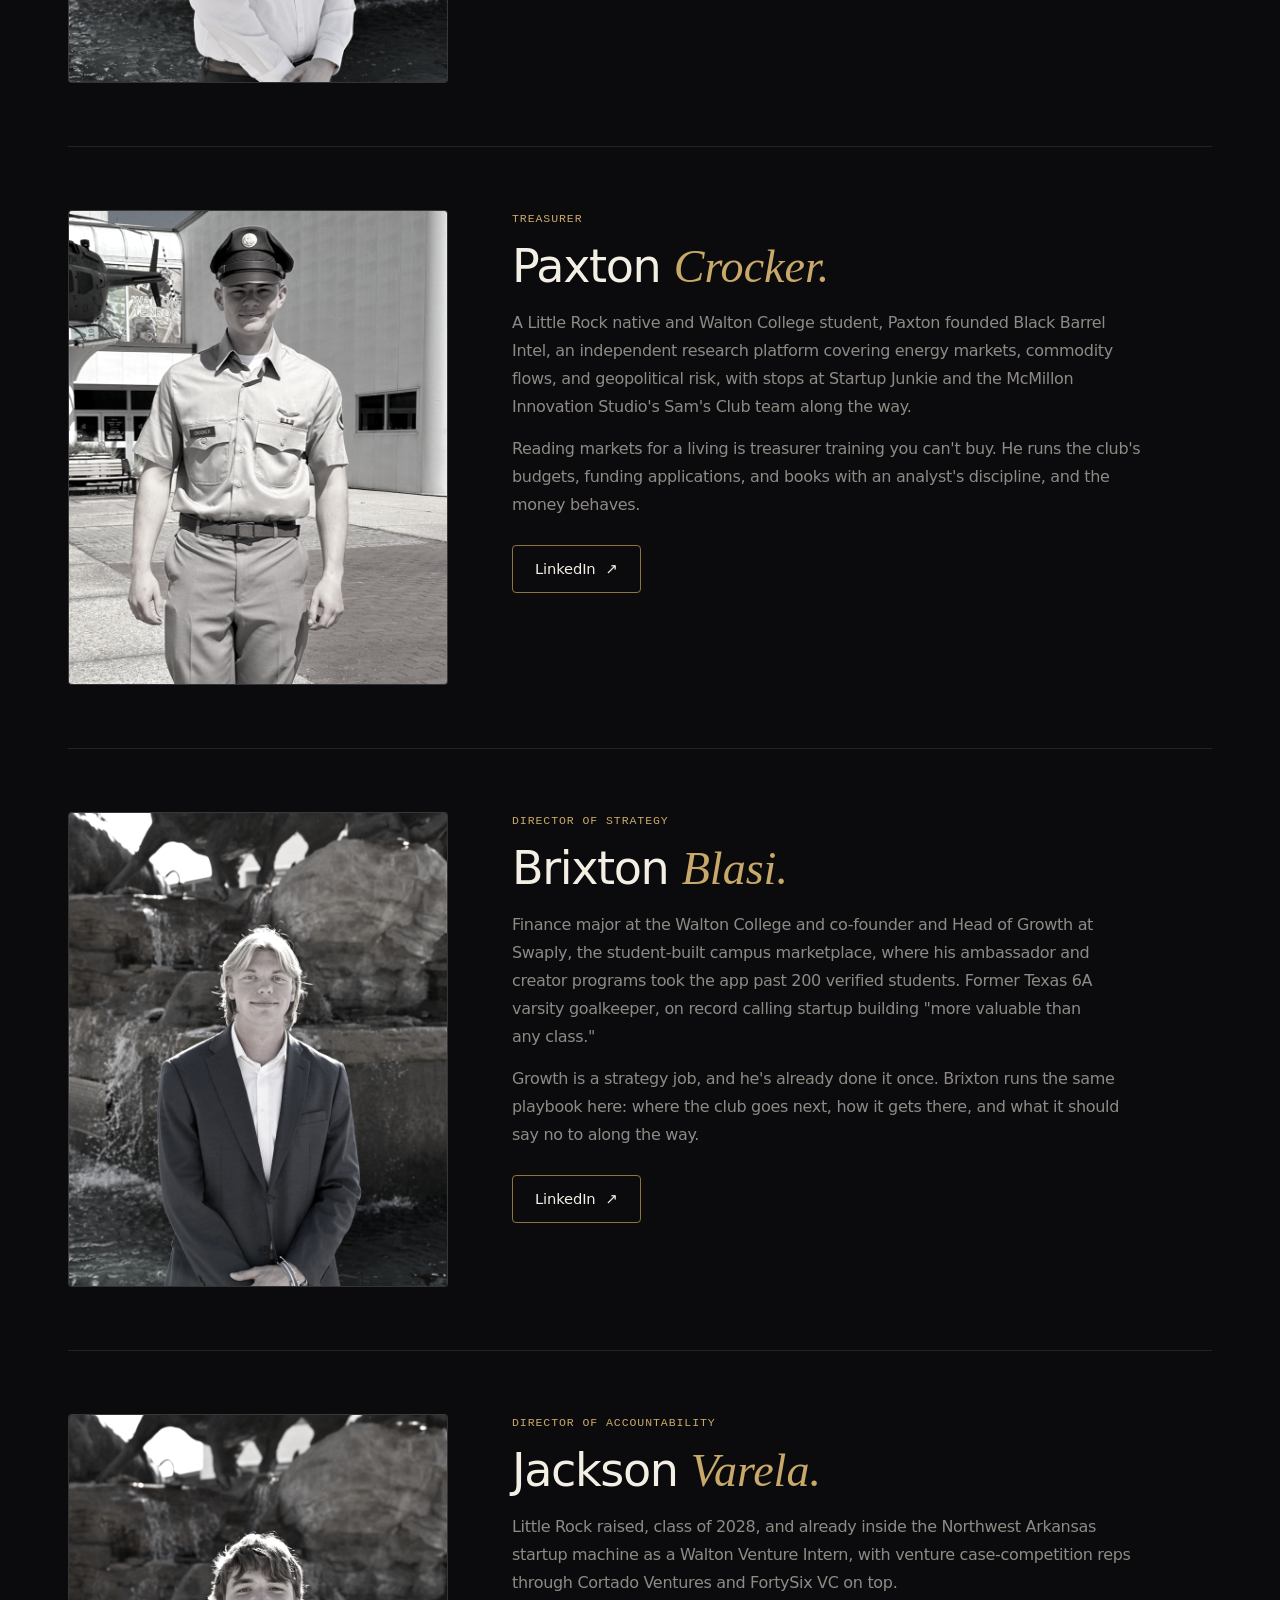
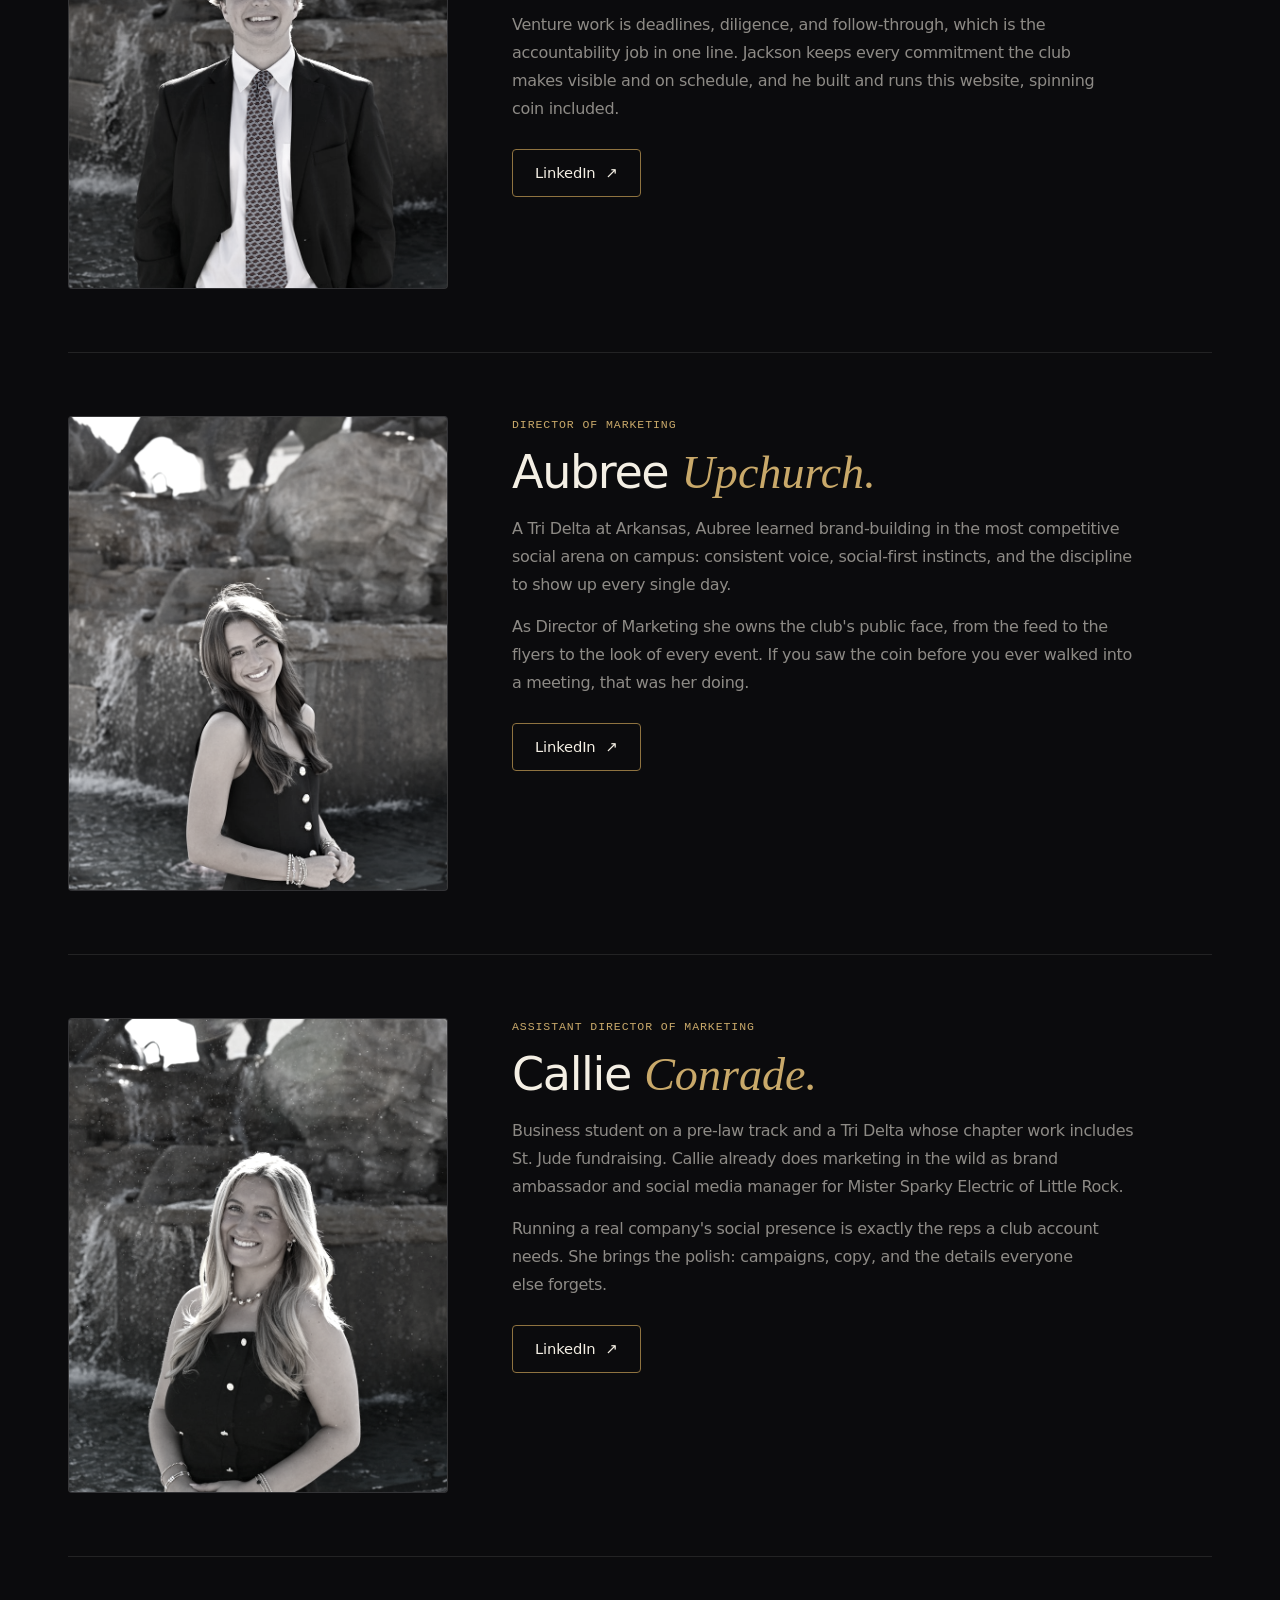
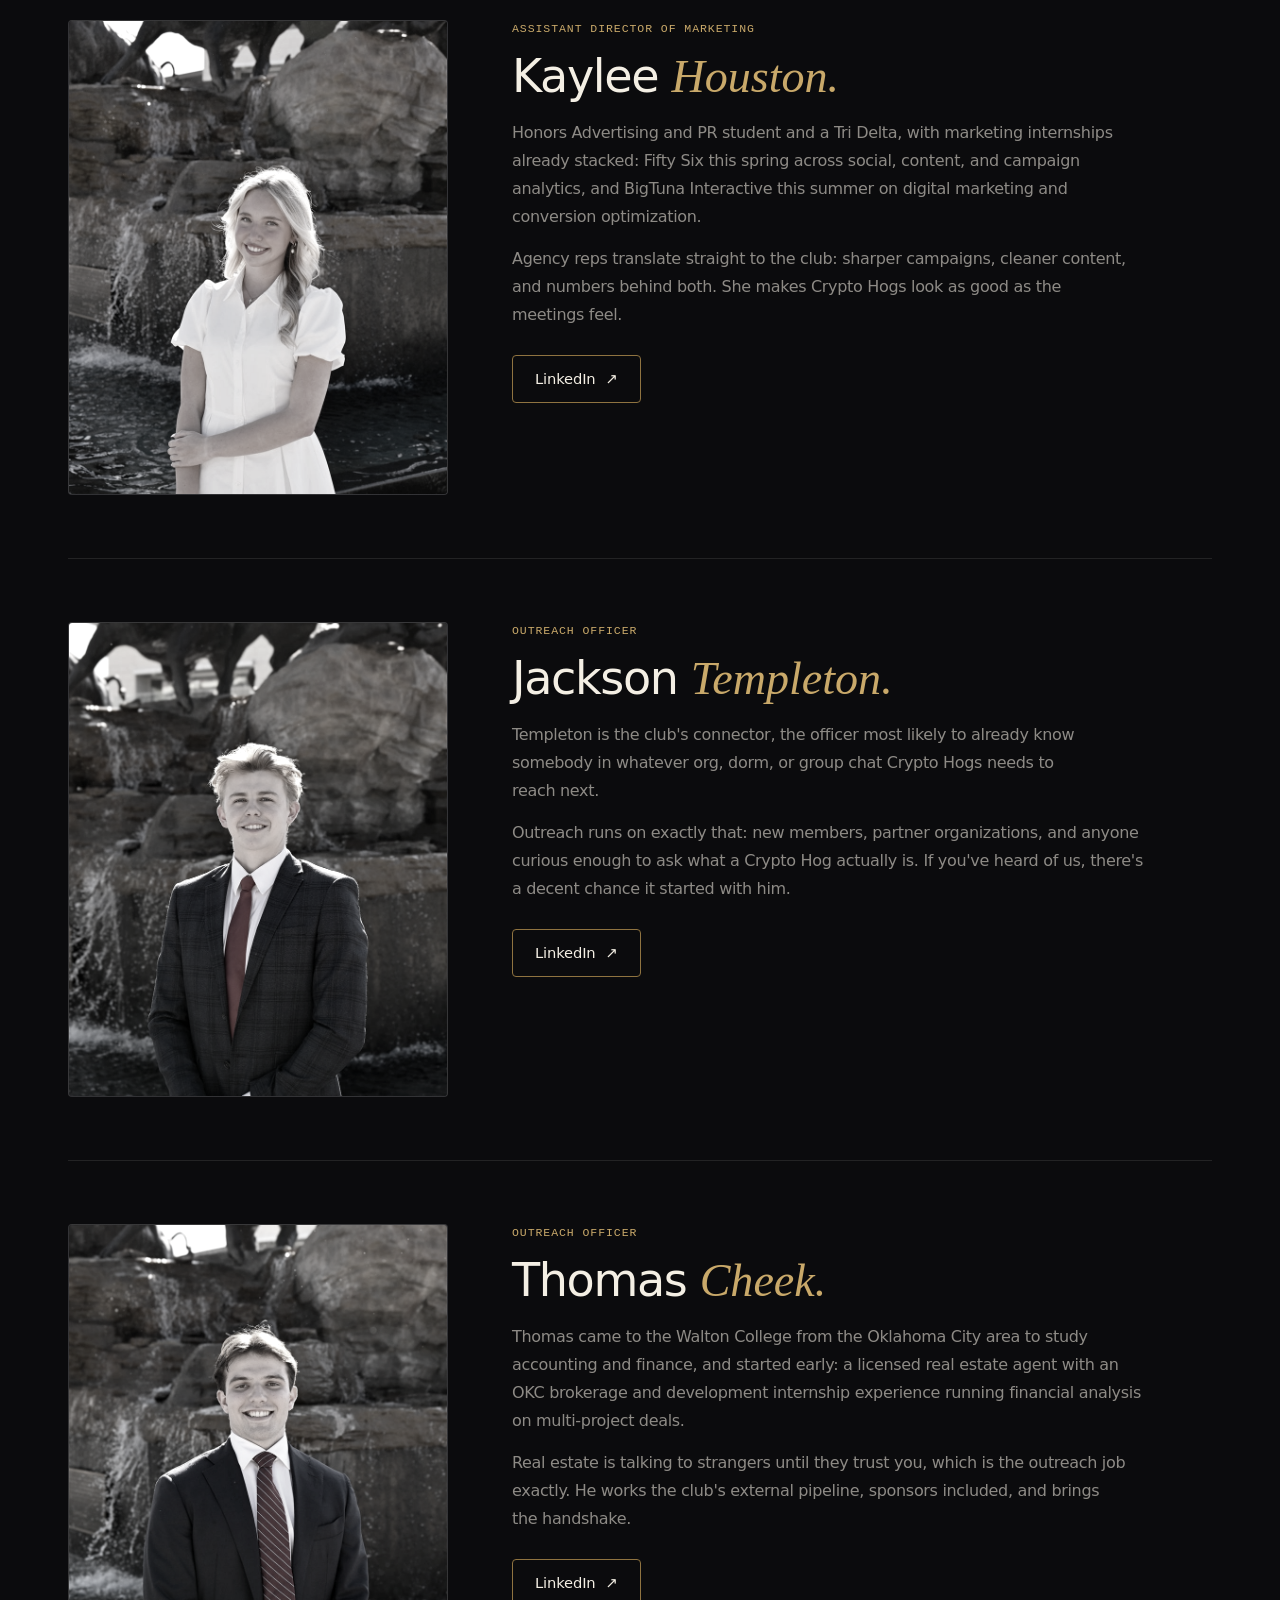
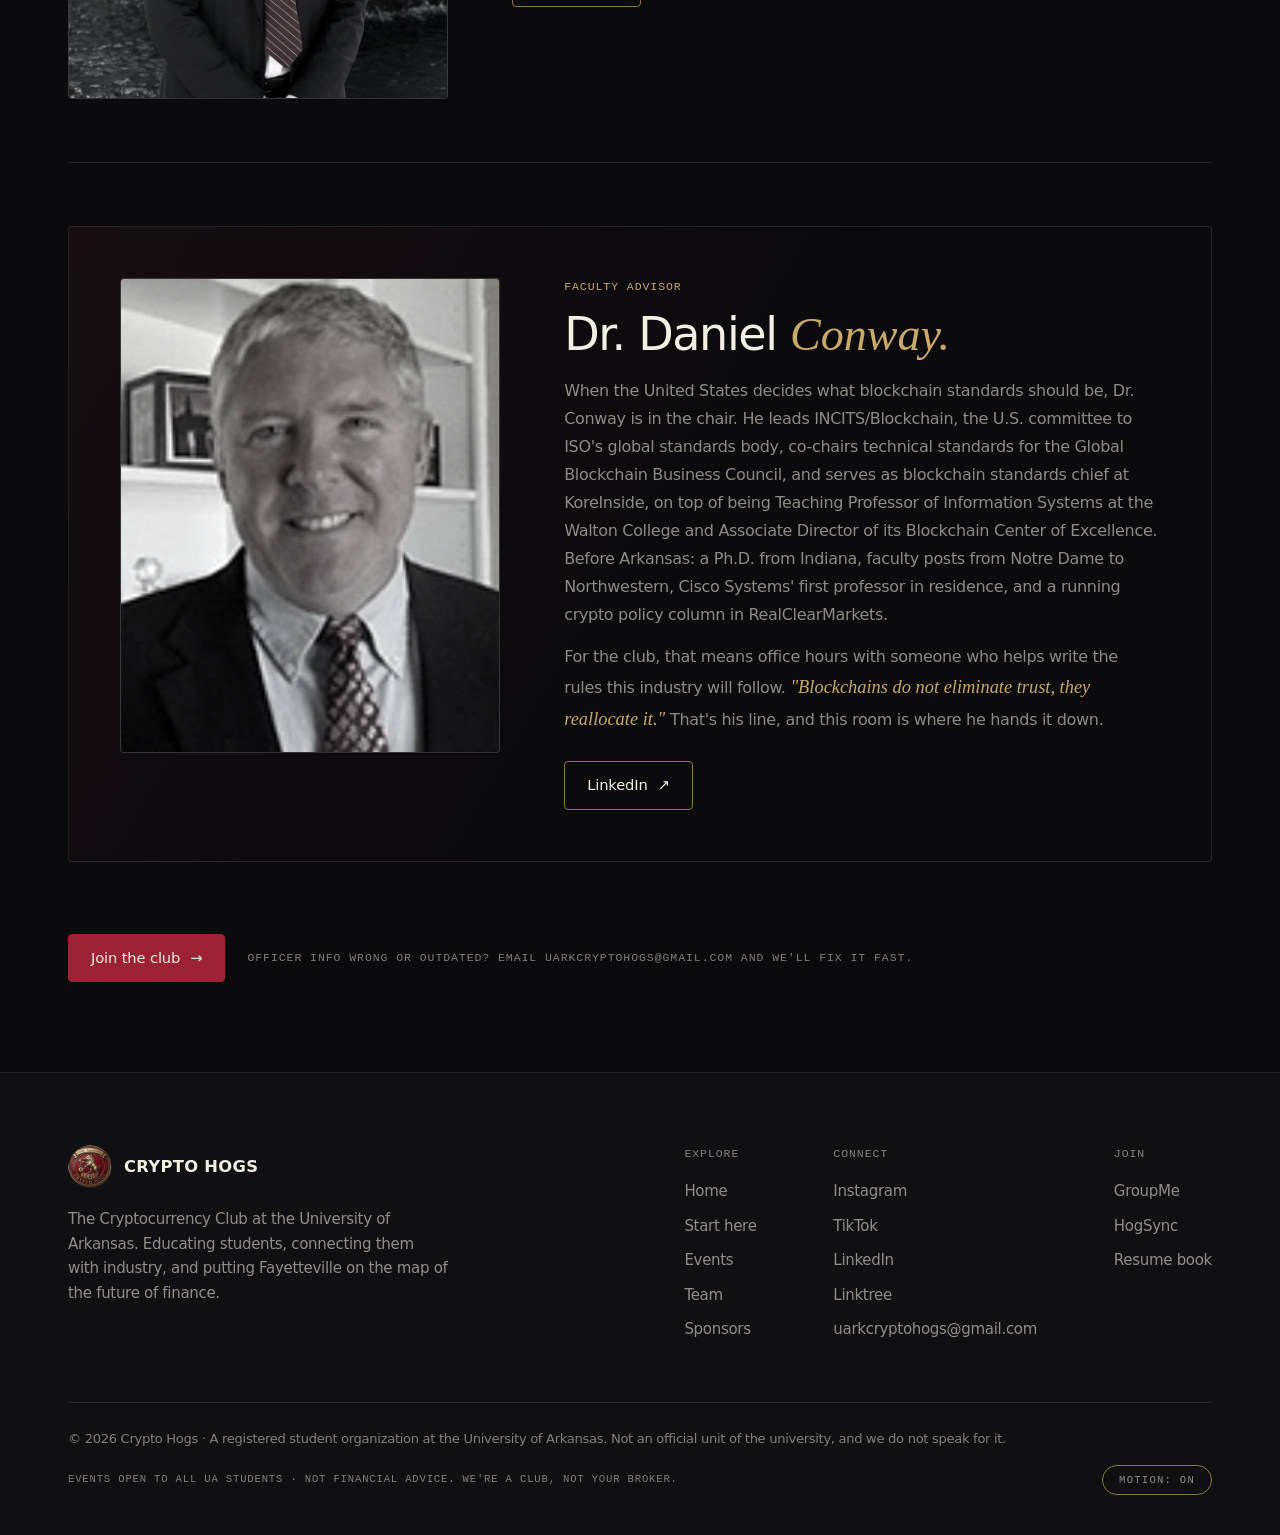
<file: team.html>
<!DOCTYPE html>
<!--
   CRYPTO HOGS · University of Arkansas · est. 2026
   psst... type "wps" on the homepage.
-->
<html lang="en">
<head>
<meta charset="UTF-8">
<meta name="viewport" content="width=device-width, initial-scale=1.0">
<meta http-equiv="Content-Security-Policy" content="default-src 'self'; script-src 'self' 'unsafe-inline'; style-src 'self' 'unsafe-inline' https://fonts.googleapis.com; font-src https://fonts.gstatic.com; img-src 'self' data:; connect-src 'self'; object-src 'none'; base-uri 'none'; form-action 'none'">
<meta name="referrer" content="strict-origin-when-cross-origin">
<title>The Crypto Hogs Team</title>
<meta name="description" content="The officers behind Crypto Hogs at the University of Arkansas: who they are, what they build, and where to find them.">
<meta property="og:title" content="The Crypto Hogs Team">
<meta property="og:description" content="The officers behind Crypto Hogs at the University of Arkansas: who they are, what they build, and where to find them.">
<meta property="og:image" content="https://jacksonvarela1.github.io/cryptohogs/assets/og-card.jpg">
<meta property="og:url" content="https://jacksonvarela1.github.io/cryptohogs/team.html">
<meta property="og:type" content="website">
<link rel="canonical" href="https://jacksonvarela1.github.io/cryptohogs/team.html">
<meta name="twitter:card" content="summary_large_image">
<meta name="twitter:image" content="https://jacksonvarela1.github.io/cryptohogs/assets/og-card.jpg">
<link rel="icon" type="image/png" href="assets/coin-96.png">
<link rel="apple-touch-icon" href="assets/apple-touch-icon.png">
<link rel="preconnect" href="https://fonts.googleapis.com">
<link rel="preconnect" href="https://fonts.gstatic.com" crossorigin>
<link href="https://fonts.googleapis.com/css2?family=Space+Grotesk:wght@400;500;700&family=Instrument+Serif:ital@0;1&family=IBM+Plex+Mono:wght@400;500&display=swap" rel="stylesheet">
<link rel="stylesheet" href="assets/site.css">
<noscript><style>.reveal{opacity:1!important;transform:none!important}</style></noscript>
<style>
  .profiles{padding-top:clamp(30px,5vh,60px)}
  .profile{
    display:grid;grid-template-columns:minmax(260px,380px) 1fr;gap:clamp(28px,5vw,64px);
    padding:clamp(44px,7vh,72px) 0;border-bottom:1px solid var(--line);
    align-items:start;scroll-margin-top:96px;
  }
  .profile .ph{
    aspect-ratio:4/5;overflow:hidden;border-radius:var(--radius);border:1px solid var(--line);
    background:linear-gradient(160deg,#1b1b1f,#232326);position:relative;
  }
  .profile .ph img{
    width:100%;height:100%;object-fit:cover;object-position:50% 20%;
    filter:saturate(.12) contrast(1.06);transition:filter .7s var(--ease),transform .9s var(--ease);
  }
  .profile:hover .ph img{filter:none;transform:scale(1.03)}
  .profile .ph .mono-ini{
    position:absolute;inset:0;display:flex;align-items:center;justify-content:center;
  }
  .profile .ph .mono-ini b{
    font-size:3rem;font-weight:500;color:var(--bronze);
    width:120px;height:120px;border:1px solid var(--bronze-deep);border-radius:50%;
    display:flex;align-items:center;justify-content:center;
    background:radial-gradient(circle at 32% 28%,rgba(201,169,106,.16),transparent 60%);
  }
  .profile .role{color:var(--bronze);display:block;margin-bottom:14px}
  .profile h2{font-size:clamp(1.9rem,3.6vw,3rem);font-weight:500;letter-spacing:-.03em;line-height:1.05;margin-bottom:18px}
  .profile h2 .serif{color:var(--bronze)}
  .profile p{color:var(--cream-dim);line-height:1.75;max-width:62ch;text-wrap:pretty}
  .profile p + p{margin-top:14px}
  .profile .links{display:flex;gap:12px;flex-wrap:wrap;margin-top:26px}
  .profile.advisor-block{
    background:linear-gradient(120deg,rgba(157,34,53,.08),transparent 55%);
    border:1px solid var(--line);border-radius:var(--radius);
    padding:clamp(28px,4vw,52px);margin-top:clamp(44px,7vh,72px);border-bottom:1px solid var(--line);
  }
  .team-cta{margin-top:clamp(50px,8vh,80px);display:flex;align-items:center;gap:22px;flex-wrap:wrap}
  .team-cta .mono{color:var(--cream-faint)}
  @media (max-width:860px){
    .profile{grid-template-columns:1fr}
    .profile .ph{max-width:340px}
  }
</style>
</head>
<body>

<header id="header">
  <div class="wrap nav">
    <a class="brand" href="index.html" aria-label="Crypto Hogs home">
      <img src="assets/coin-96.png" alt="" aria-hidden="true">
      CRYPTO&nbsp;HOGS
    </a>
    <nav class="navlinks" aria-label="Main">
      <a class="link" href="index.html#about">About</a>
      <a class="link" href="events.html">Events</a>
      <a class="link" href="team.html" aria-current="page">Team</a>
      <a class="link" href="sponsors.html">Sponsors</a>
      <a class="btn" href="https://groupme.com/join_group/113608298/MGcsS3ON" target="_blank" rel="noopener">Join the club <span class="arr">→</span></a>
      <button class="burger" aria-label="Menu" aria-expanded="false" onclick="this.setAttribute('aria-expanded', document.body.classList.toggle('menu-open'))">
        <span></span><span></span><span></span>
      </button>
    </nav>
  </div>
</header>

<div class="mobilemenu" onclick="document.body.classList.remove('menu-open');document.querySelector('.burger').setAttribute('aria-expanded','false')">
  <span class="mono">Crypto Hogs · UARK</span>
  <a href="index.html">Home</a>
  <a href="events.html">Events</a>
  <a href="team.html">Team</a>
  <a href="sponsors.html">Sponsors</a>
  <a href="https://groupme.com/join_group/113608298/MGcsS3ON" target="_blank" rel="noopener">Join the club →</a>
</div>

<main>
<section class="page-hero">
  <span class="ghost" aria-hidden="true">XI</span>
  <div class="wrap">
    <div class="eyebrow mono">The officers</div>
    <h1 class="reveal">The people <span class="serif">behind the coin.</span></h1>
    <p class="sub reveal reveal-d1">
      Ten students and one professor with a shared conviction: Arkansas shouldn't watch the
      future of money from the bleachers. Here's who they are and what they're building.
    </p>
  </div>
</section>

<section class="profiles">
  <div class="wrap">

    <div class="profile reveal" id="lucas-vilar">
      <div class="ph"><img src="assets/web/lucas-vilar.jpg" alt="Lucas Vilar, President" loading="lazy"></div>
      <div>
        <span class="role mono">President</span>
        <h2>Lucas <span class="serif">Vilar.</span></h2>
        <p>Born in Brazil and fluent in Portuguese, English, and Spanish, Lucas came up through
        Nashville, Arkansas as a robotics team president, a regional chess champion, and a
        statewide Academic All-Star, then carried a 4.0 into the Walton College with his eyes on
        becoming a global entrepreneur.</p>
        <p>That's the exact skill set the presidency runs on: systems thinking, competitive
        patience, and the nerve to build something new. He took Crypto Hogs from a group chat to
        150+ members and put Fayetteville on PizzaDAO's global Bitcoin Pizza Day map.</p>
      </div>
    </div>

    <div class="profile reveal" id="reese-crawford">
      <div class="ph"><img src="assets/web/DSC9379.jpg" alt="Reese Crawford, Vice President" loading="lazy"></div>
      <div>
        <span class="role mono">Vice President</span>
        <h2>Reese <span class="serif">Crawford.</span></h2>
        <p>Reese studies Information Systems with an Emerging Technologies concentration at the
        Walton College, carries a 4.0 and a Chancellor's List nod, and already works inside the
        industry: research fellow at GOSH AI and SOLV Protocol, business development and research
        at Red Beard Ventures.</p>
        <p>That network is why the club gets real speakers and real partners. As co-founder and
        Vice President he turned industry contacts into the club's first protocol relationships,
        including a Sui Foundation grant.</p>
        <div class="links">
          <a class="btn" href="https://www.linkedin.com/in/reese-crawford-/" target="_blank" rel="noopener" aria-label="Reese Crawford on LinkedIn">LinkedIn <span class="arr">↗</span></a>
          <a class="btn" href="https://reesecrawford.com" target="_blank" rel="noopener">reesecrawford.com <span class="arr">↗</span></a>
        </div>
      </div>
    </div>

    <div class="profile reveal" id="paxton-crocker">
      <div class="ph"><img src="assets/web/paxton-crocker.jpg" alt="Paxton Crocker, Treasurer" loading="lazy"></div>
      <div>
        <span class="role mono">Treasurer</span>
        <h2>Paxton <span class="serif">Crocker.</span></h2>
        <p>A Little Rock native and Walton College student, Paxton founded Black Barrel Intel, an
        independent research platform covering energy markets, commodity flows, and geopolitical
        risk, with stops at Startup Junkie and the McMillon Innovation Studio's Sam's Club team
        along the way.</p>
        <p>Reading markets for a living is treasurer training you can't buy. He runs the club's
        budgets, funding applications, and books with an analyst's discipline, and the money
        behaves.</p>
        <div class="links">
          <a class="btn" href="https://www.linkedin.com/in/paxton-crocker-70b73a313/" target="_blank" rel="noopener" aria-label="Paxton Crocker on LinkedIn">LinkedIn <span class="arr">↗</span></a>
        </div>
      </div>
    </div>

    <div class="profile reveal" id="brixton-blasi">
      <div class="ph"><img src="assets/web/DSC9364.jpg" alt="Brixton Blasi, Director of Strategy" loading="lazy"></div>
      <div>
        <span class="role mono">Director of Strategy</span>
        <h2>Brixton <span class="serif">Blasi.</span></h2>
        <p>Finance major at the Walton College and co-founder and Head of Growth at Swaply, the
        student-built campus marketplace, where his ambassador and creator programs took the app
        past 200 verified students. Former Texas 6A varsity goalkeeper, on record calling startup
        building "more valuable than any class."</p>
        <p>Growth is a strategy job, and he's already done it once. Brixton runs the same playbook
        here: where the club goes next, how it gets there, and what it should say no to along the
        way.</p>
        <div class="links">
          <a class="btn" href="https://www.linkedin.com/in/brixton-blasi" target="_blank" rel="noopener" aria-label="Brixton Blasi on LinkedIn">LinkedIn <span class="arr">↗</span></a>
        </div>
      </div>
    </div>

    <div class="profile reveal" id="jackson-varela">
      <div class="ph"><img src="assets/web/DSC9415.jpg" alt="Jackson Varela, Director of Accountability" loading="lazy"></div>
      <div>
        <span class="role mono">Director of Accountability</span>
        <h2>Jackson <span class="serif">Varela.</span></h2>
        <p>Little Rock raised, class of 2028, and already inside the Northwest Arkansas startup
        machine as a Walton Venture Intern, with venture case-competition reps through Cortado
        Ventures and FortySix VC on top.</p>
        <p>Venture work is deadlines, diligence, and follow-through, which is the accountability
        job in one line. Jackson keeps every commitment the club makes visible and on schedule,
        and he built and runs this website, spinning coin included.</p>
        <div class="links">
          <a class="btn" href="https://www.linkedin.com/in/jackson-varela-802076327" target="_blank" rel="noopener" aria-label="Jackson Varela on LinkedIn">LinkedIn <span class="arr">↗</span></a>
        </div>
      </div>
    </div>

    <div class="profile reveal" id="aubree-upchurch">
      <div class="ph"><img src="assets/web/DSC9444.jpg" alt="Aubree Upchurch, Director of Marketing" loading="lazy"></div>
      <div>
        <span class="role mono">Director of Marketing</span>
        <h2>Aubree <span class="serif">Upchurch.</span></h2>
        <p>A Tri Delta at Arkansas, Aubree learned brand-building in the most competitive social
        arena on campus: consistent voice, social-first instincts, and the discipline to show up
        every single day.</p>
        <p>As Director of Marketing she owns the club's public face, from the feed to the flyers
        to the look of every event. If you saw the coin before you ever walked into a meeting,
        that was her doing.</p>
        <div class="links">
          <a class="btn" href="https://www.linkedin.com/in/aubree-upchurch-a9ba16384" target="_blank" rel="noopener" aria-label="Aubree Upchurch on LinkedIn">LinkedIn <span class="arr">↗</span></a>
        </div>
      </div>
    </div>

    <div class="profile reveal" id="callie-conrade">
      <div class="ph"><img src="assets/web/DSC9348.jpg" alt="Callie Conrade, Assistant Director of Marketing" loading="lazy"></div>
      <div>
        <span class="role mono">Assistant Director of Marketing</span>
        <h2>Callie <span class="serif">Conrade.</span></h2>
        <p>Business student on a pre-law track and a Tri Delta whose chapter work includes St.
        Jude fundraising. Callie already does marketing in the wild as brand ambassador and social
        media manager for Mister Sparky Electric of Little Rock.</p>
        <p>Running a real company's social presence is exactly the reps a club account needs. She
        brings the polish: campaigns, copy, and the details everyone else forgets.</p>
        <div class="links">
          <a class="btn" href="https://www.linkedin.com/in/callieconrade" target="_blank" rel="noopener" aria-label="Callie Conrade on LinkedIn">LinkedIn <span class="arr">↗</span></a>
        </div>
      </div>
    </div>

    <div class="profile reveal" id="kaylee-houston">
      <div class="ph"><img src="assets/web/kaylee.jpg" alt="Kaylee Houston, Assistant Director of Marketing" loading="lazy"></div>
      <div>
        <span class="role mono">Assistant Director of Marketing</span>
        <h2>Kaylee <span class="serif">Houston.</span></h2>
        <p>Honors Advertising and PR student and a Tri Delta, with marketing internships already
        stacked: Fifty Six this spring across social, content, and campaign analytics, and
        BigTuna Interactive this summer on digital marketing and conversion optimization.</p>
        <p>Agency reps translate straight to the club: sharper campaigns, cleaner content, and
        numbers behind both. She makes Crypto Hogs look as good as the meetings feel.</p>
        <div class="links">
          <a class="btn" href="https://www.linkedin.com/in/kaylee-houston-1485142a6/" target="_blank" rel="noopener" aria-label="Kaylee Houston on LinkedIn">LinkedIn <span class="arr">↗</span></a>
        </div>
      </div>
    </div>

    <div class="profile reveal" id="jackson-templeton">
      <div class="ph"><img src="assets/web/DSC9393.jpg" alt="Jackson Templeton, Outreach Officer" loading="lazy"></div>
      <div>
        <span class="role mono">Outreach Officer</span>
        <h2>Jackson <span class="serif">Templeton.</span></h2>
        <p>Templeton is the club's connector, the officer most likely to already know somebody in
        whatever org, dorm, or group chat Crypto Hogs needs to reach next.</p>
        <p>Outreach runs on exactly that: new members, partner organizations, and anyone curious
        enough to ask what a Crypto Hog actually is. If you've heard of us, there's a decent
        chance it started with him.</p>
        <div class="links">
          <a class="btn" href="https://www.linkedin.com/in/jacksontempleton/" target="_blank" rel="noopener" aria-label="Jackson Templeton on LinkedIn">LinkedIn <span class="arr">↗</span></a>
        </div>
      </div>
    </div>

    <div class="profile reveal" id="thomas-cheek">
      <div class="ph"><img src="assets/web/DSC9417.jpg" alt="Thomas Cheek, Outreach Officer" loading="lazy"></div>
      <div>
        <span class="role mono">Outreach Officer</span>
        <h2>Thomas <span class="serif">Cheek.</span></h2>
        <p>Thomas came to the Walton College from the Oklahoma City area to study accounting and
        finance, and started early: a licensed real estate agent with an OKC brokerage and
        development internship experience running financial analysis on multi-project deals.</p>
        <p>Real estate is talking to strangers until they trust you, which is the outreach job
        exactly. He works the club's external pipeline, sponsors included, and brings the
        handshake.</p>
        <div class="links">
          <a class="btn" href="https://www.linkedin.com/in/thomas-cheek-8749762aa/" target="_blank" rel="noopener" aria-label="Thomas Cheek on LinkedIn">LinkedIn <span class="arr">↗</span></a>
        </div>
      </div>
    </div>

    <div class="profile advisor-block reveal" id="daniel-conway">
      <div class="ph"><img src="assets/web/daniel-conway.jpg" alt="Dr. Daniel Conway, Faculty Advisor" loading="lazy"></div>
      <div>
        <span class="role mono">Faculty Advisor</span>
        <h2>Dr. Daniel <span class="serif">Conway.</span></h2>
        <p>When the United States decides what blockchain standards should be, Dr. Conway is in
        the chair. He leads INCITS/Blockchain, the U.S. committee to ISO's global standards body,
        co-chairs technical standards for the Global Blockchain Business Council, and serves as
        blockchain standards chief at KoreInside, on top of being Teaching Professor of
        Information Systems at the Walton College and Associate Director of its Blockchain Center
        of Excellence. Before Arkansas: a Ph.D. from Indiana, faculty posts from Notre Dame to
        Northwestern, Cisco Systems' first professor in residence, and a running crypto policy
        column in RealClearMarkets.</p>
        <p>For the club, that means office hours with someone who helps write the rules this
        industry will follow. <span class="serif" style="color:var(--bronze);font-size:1.15em">"Blockchains
        do not eliminate trust, they reallocate it."</span> That's his line, and this room is
        where he hands it down.</p>
        <div class="links">
          <a class="btn" href="https://www.linkedin.com/in/daniel-conway-b0a10b11/" target="_blank" rel="noopener" aria-label="Dr. Daniel Conway on LinkedIn">LinkedIn <span class="arr">↗</span></a>
        </div>
      </div>
    </div>

    <div class="team-cta reveal">
      <a class="btn solid" href="https://groupme.com/join_group/113608298/MGcsS3ON" target="_blank" rel="noopener">Join the club <span class="arr">→</span></a>
      <span class="mono">Officer info wrong or outdated? Email uarkcryptohogs@gmail.com and we'll fix it fast.</span>
    </div>

  </div>
</section>
</main>

<footer>
  <div class="wrap">
    <div class="foot-top">
      <div class="foot-brand">
        <a class="brand" href="index.html"><img src="assets/coin-96.png" alt="Crypto Hogs coin logo">CRYPTO&nbsp;HOGS</a>
        <p>The Cryptocurrency Club at the University of Arkansas. Educating students, connecting them with industry, and putting Fayetteville on the map of the future of finance.</p>
      </div>
      <div class="foot-cols">
        <div class="foot-col">
          <span class="mono">Explore</span>
          <a href="index.html">Home</a>
          <a href="start.html">Start here</a>
          <a href="events.html">Events</a>
          <a href="team.html">Team</a>
          <a href="sponsors.html">Sponsors</a>
        </div>
        <div class="foot-col">
          <span class="mono">Connect</span>
          <a href="https://www.instagram.com/uarkcryptohogs/" target="_blank" rel="noopener">Instagram</a>
          <a href="https://www.tiktok.com/@uarkcryptohogs" target="_blank" rel="noopener">TikTok</a>
          <a href="https://www.linkedin.com/in/cryptohogs-at-the-university-of-arkansas-410b733b7/" target="_blank" rel="noopener">LinkedIn</a>
          <a href="https://linktr.ee/uarkcryptohogs" target="_blank" rel="noopener">Linktree</a>
          <a href="mailto:uarkcryptohogs@gmail.com">uarkcryptohogs@gmail.com</a>
        </div>
        <div class="foot-col">
          <span class="mono">Join</span>
          <a href="https://groupme.com/join_group/113608298/MGcsS3ON" target="_blank" rel="noopener">GroupMe</a>
          <a href="https://hogsync.uark.edu/UARKCryptoClub/club_signup" target="_blank" rel="noopener">HogSync</a>
          <a href="members.html">Resume book</a>
        </div>
      </div>
    </div>
    <div class="foot-bottom">
      <span>© 2026 Crypto Hogs · A registered student organization at the University of Arkansas. Not an official unit of the university, and we do not speak for it.</span>
      <span class="mono">Events open to all UA students · Not financial advice. We're a club, not your broker.</span>
    </div>
  </div>
</footer>

<script src="assets/site.js"></script>
</body>
</html>
</file>
<file: assets/site.css>
/* Crypto Hogs · shared design system for subpages */
/* metric-matched local fallbacks so the web-font swap does not move layout */
@font-face{font-family:'Space Grotesk Fallback';unicode-range:U+0000-00FF,U+0131,U+0152-0153,U+02BB-02BC,U+02C6,U+02DA,U+02DC,U+0304,U+0308,U+0329,U+2000-206F,U+20AC,U+2122,U+2191,U+2193,U+2212,U+2215,U+FEFF,U+FFFD;src:local('Arial');size-adjust:126.64%;ascent-override:77.70%;descent-override:23.06%;line-gap-override:0%}
@font-face{font-family:'Instrument Serif Fallback';unicode-range:U+0000-00FF,U+0131,U+0152-0153,U+02BB-02BC,U+02C6,U+02DA,U+02DC,U+0304,U+0308,U+0329,U+2000-206F,U+20AC,U+2122,U+2191,U+2193,U+2212,U+2215,U+FEFF,U+FFFD;src:local('Georgia');font-style:normal;size-adjust:95.92%;ascent-override:103.21%;descent-override:32.32%;line-gap-override:0%}
@font-face{font-family:'Instrument Serif Fallback';unicode-range:U+0000-00FF,U+0131,U+0152-0153,U+02BB-02BC,U+02C6,U+02DA,U+02DC,U+0304,U+0308,U+0329,U+2000-206F,U+20AC,U+2122,U+2191,U+2193,U+2212,U+2215,U+FEFF,U+FFFD;src:local('Georgia');font-style:italic;size-adjust:98.88%;ascent-override:100.12%;descent-override:31.35%;line-gap-override:0%}
@font-face{font-family:'IBM Plex Mono Fallback';unicode-range:U+0000-00FF,U+0131,U+0152-0153,U+02BB-02BC,U+02C6,U+02DA,U+02DC,U+0304,U+0308,U+0329,U+2000-206F,U+20AC,U+2122,U+2191,U+2193,U+2212,U+2215,U+FEFF,U+FFFD;src:local('Consolas');size-adjust:109.13%;ascent-override:93.92%;descent-override:25.20%;line-gap-override:0%}
:root{
  --ink:#0B0B0D;
  --ink-2:#101013;
  --panel:#141417;
  --line:rgba(244,239,228,.10);
  --line-strong:rgba(244,239,228,.22);
  --cream:#F4EFE4;
  --cream-dim:rgba(244,239,228,.56);
  --cream-faint:rgba(244,239,228,.5);
  --cardinal:#9D2235;
  --cardinal-hot:#C41230;
  --bronze:#C9A96A;
  --bronze-deep:#8F7340;
  --radius:4px;
  --ease:cubic-bezier(.22,1,.36,1);
  --font-d:'Space Grotesk','Space Grotesk Fallback',ui-sans-serif,system-ui,sans-serif;
  --font-s:'Instrument Serif','Instrument Serif Fallback',Georgia,serif;
  --font-m:'IBM Plex Mono','IBM Plex Mono Fallback',ui-monospace,Consolas,monospace;
}
*{margin:0;padding:0;box-sizing:border-box}
html{scroll-behavior:smooth;background:var(--ink)}
/* Reduced motion: OS preference unless the page's Motion switch says "on"; "off" applies regardless. */
@media (prefers-reduced-motion:reduce){
  html:not(.motion-on){scroll-behavior:auto}
  html:not(.motion-on) *,html:not(.motion-on) *::before,html:not(.motion-on) *::after{animation-duration:.01ms!important;animation-iteration-count:1!important;transition-duration:.01ms!important}
}
html.motion-off{scroll-behavior:auto}
html.motion-off *,html.motion-off *::before,html.motion-off *::after{animation-duration:.01ms!important;animation-iteration-count:1!important;transition-duration:.01ms!important}
body{
  background:transparent;color:var(--cream);font-family:var(--font-d);
  font-size:1rem;line-height:1.5;letter-spacing:-.02em;
  -webkit-font-smoothing:antialiased;overflow-x:clip;
}
section[id]{scroll-margin-top:72px}
::selection{background:var(--cardinal);color:var(--cream)}
:focus-visible{outline:1.5px solid var(--bronze);outline-offset:4px}
a[target="_blank"]::after{content:" (opens in a new tab)";position:absolute;width:1px;height:1px;overflow:hidden;clip:rect(0 0 0 0);white-space:nowrap}
img{max-width:100%;display:block}
a{color:inherit;text-decoration:none}
.wrap{max-width:1240px;margin:0 auto;padding:0 clamp(20px,4vw,48px)}
.mono{font-family:var(--font-m);letter-spacing:.08em;text-transform:uppercase;font-size:.72rem;font-weight:500}
.serif{font-family:var(--font-s);font-style:italic;font-weight:400;letter-spacing:0}
.eyebrow{display:flex;align-items:center;gap:14px;color:var(--bronze);margin-bottom:28px}
.eyebrow::after{content:"";height:1px;flex:1;background:var(--bronze-deep);opacity:.55}

/* film grain */
body::after{
  content:"";position:fixed;inset:0;pointer-events:none;z-index:100;opacity:.05;
  background-image:url("data:image/svg+xml,%3Csvg xmlns='http://www.w3.org/2000/svg' viewBox='0 0 220 220'%3E%3Cfilter id='n'%3E%3CfeTurbulence type='fractalNoise' baseFrequency='0.85' numOctaves='2'/%3E%3C/filter%3E%3Crect width='220' height='220' filter='url(%23n)' opacity='0.55'/%3E%3C/svg%3E");
}
html.lite body::after{display:none}

/* reveals */
.reveal{opacity:0;transform:translateY(28px);transition:opacity .9s var(--ease),transform .9s var(--ease)}
.reveal.in{opacity:1;transform:none}
.reveal-d1{transition-delay:.08s}.reveal-d2{transition-delay:.16s}.reveal-d3{transition-delay:.24s}

/* nav */
header{
  position:fixed;inset:0 0 auto 0;z-index:70;
  transition:background .4s var(--ease),border-color .4s var(--ease);
  border-bottom:1px solid transparent;
}
header.scrolled{background:rgba(11,11,13,.96);border-bottom-color:var(--line)}
html.lite header.scrolled{background:rgba(11,11,13,.97)}
.nav{display:flex;align-items:center;justify-content:space-between;height:76px}
.brand{display:flex;align-items:center;gap:12px;font-weight:700;font-size:1.02rem;letter-spacing:.02em}
.brand img{width:34px;height:34px;border-radius:50%;transition:transform .6s var(--ease)}
.brand:hover img{transform:rotate(180deg)}
.navlinks{display:flex;align-items:center;gap:34px}
.navlinks a.link{font-size:.92rem;color:var(--cream-dim);transition:color .3s var(--ease);position:relative}
.navlinks a.link:hover,.navlinks a.link[aria-current]{color:var(--cream)}
.navlinks a.link::after{content:"";position:absolute;left:0;bottom:-6px;height:1px;width:0;background:var(--bronze);transition:width .35s var(--ease)}
.navlinks a.link:hover::after,.navlinks a.link[aria-current]::after{width:100%}
.btn{
  display:inline-flex;align-items:center;gap:10px;
  font-family:var(--font-d);font-weight:500;font-size:.92rem;letter-spacing:-.01em;
  padding:12px 22px;border-radius:var(--radius);cursor:pointer;
  border:1px solid var(--bronze-deep);color:var(--cream);background:transparent;
  transition:background .3s var(--ease),border-color .3s var(--ease),color .3s var(--ease),transform .3s var(--ease);
}
.btn:hover{background:var(--bronze);border-color:var(--bronze);color:#141414}
.btn.solid{background:var(--cardinal);border-color:var(--cardinal)}
.btn.solid:hover{background:var(--cardinal-hot);border-color:var(--cardinal-hot);color:var(--cream)}
.btn .arr{transition:transform .3s var(--ease)}
.btn:hover .arr{transform:translateX(4px)}
.burger{display:none;background:none;border:none;cursor:pointer;padding:10px;z-index:70}
.burger span{display:block;width:26px;height:2px;background:var(--cream);margin:6px 0;transition:transform .4s var(--ease),opacity .3s}
.menu-open .burger span:nth-child(1){transform:translateY(8px) rotate(45deg)}
.menu-open .burger span:nth-child(2){opacity:0}
.menu-open .burger span:nth-child(3){transform:translateY(-8px) rotate(-45deg)}
.mobilemenu{
  position:fixed;inset:0;background:var(--ink);z-index:60;display:flex;flex-direction:column;
  justify-content:center;padding:0 32px;gap:8px;
  opacity:0;pointer-events:none;visibility:hidden;
  transition:opacity .4s var(--ease),visibility 0s .4s;
}
.menu-open .mobilemenu{opacity:1;pointer-events:auto;visibility:visible;transition:opacity .4s var(--ease),visibility 0s 0s}
body.menu-open{overflow:hidden}
.mobilemenu a{font-size:clamp(1.6rem,8vw,2.6rem);font-weight:500;letter-spacing:-.03em;padding:10px 0;border-bottom:1px solid var(--line);transition:color .3s,padding-left .3s var(--ease)}
.mobilemenu a:hover{color:var(--bronze);padding-left:12px}
.mobilemenu .mono{color:var(--cream-faint);margin-bottom:18px}

/* page hero band */
.page-hero{padding:clamp(150px,22vh,220px) 0 clamp(50px,8vh,80px);position:relative;border-bottom:1px solid var(--line)}
.page-hero h1{font-size:clamp(2.6rem,6vw,4.6rem);line-height:1.02;font-weight:500;letter-spacing:-.035em;max-width:20ch;text-wrap:balance}
.page-hero h1 .serif{color:var(--bronze)}
.page-hero .sub{margin-top:22px;max-width:56ch;color:var(--cream-dim);font-size:1.06rem;line-height:1.65}
.ghost{
  position:absolute;top:clamp(70px,12vh,120px);right:clamp(6px,3vw,44px);z-index:0;
  font-family:var(--font-d);font-weight:700;line-height:1;pointer-events:none;user-select:none;
  font-size:clamp(6rem,15vw,13rem);color:transparent;
  -webkit-text-stroke:1px rgba(201,169,106,.13);
}
@media (max-width:480px){.ghost{display:none}}
.ghost ~ .wrap{position:relative;z-index:1}

/* cards */
.gridcards{display:grid;grid-template-columns:repeat(3,1fr);gap:clamp(20px,3vw,40px)}
.gcard{border:1px solid var(--line);border-radius:var(--radius);padding:clamp(24px,3vw,36px);transition:border-color .4s var(--ease),transform .5s var(--ease);background:var(--ink-2);display:grid;grid-template-rows:auto 1fr auto}
.gcard:hover{border-color:var(--bronze-deep);transform:translateY(-6px)}
.gcard b{display:block;font-size:clamp(1.4rem,2.4vw,2rem);font-weight:500;letter-spacing:-.03em;line-height:1.12;margin-bottom:14px;text-wrap:pretty}
.gcard b .serif{color:var(--bronze)}
.gcard p{color:var(--cream-dim);font-size:.95rem;line-height:1.65}
.gcard .mono{color:var(--cream-faint);display:block;margin-top:18px}

/* chips + schedule rows */
.chip{font-family:var(--font-m);font-size:.66rem;letter-spacing:.12em;text-transform:uppercase;padding:7px 12px;border-radius:100px;border:1px solid var(--line-strong);color:var(--cream-dim);white-space:nowrap}
.chip.hot{border-color:var(--cardinal);color:var(--cream);background:var(--cardinal);position:relative;padding-left:26px}
.chip.hot::before{content:"";position:absolute;left:12px;top:50%;transform:translateY(-50%);width:6px;height:6px;border-radius:50%;background:var(--cream);animation:pulse 2s infinite}
.chip.tba{border-color:var(--line-strong);color:var(--cream-faint);background:transparent}
@keyframes pulse{0%,100%{opacity:1}50%{opacity:.25}}
.sched{border-top:1px solid var(--line-strong)}
.row{
  display:grid;grid-template-columns:150px 1fr auto;gap:20px;align-items:center;
  padding:26px 8px;border-bottom:1px solid var(--line);
  transition:background .35s var(--ease),padding-left .35s var(--ease);
}
.row:hover{background:var(--ink-2);padding-left:20px}
.row .date{font-family:var(--font-m);color:var(--bronze);font-size:.82rem;letter-spacing:.1em}
.row .what{font-size:clamp(1.05rem,1.8vw,1.35rem);font-weight:500;letter-spacing:-.02em}
.row .what small{display:block;font-size:.85rem;font-weight:400;color:var(--cream-faint);margin-top:4px;letter-spacing:0}
.row.past{opacity:.7}
.row.past:hover{opacity:.85}
.row.past .what small,.row.past .chip{color:var(--cream)}

/* footer */
footer{border-top:1px solid var(--line);padding:clamp(50px,8vh,80px) 0 40px;background:var(--ink-2);margin-top:clamp(70px,10vh,120px)}
.foot-top{display:flex;justify-content:space-between;gap:40px;flex-wrap:wrap;margin-bottom:56px}
.foot-brand{display:flex;flex-direction:column;gap:18px;max-width:380px}
.foot-brand .brand img{width:44px;height:44px}
.foot-brand p{color:var(--cream-dim);font-size:.94rem;line-height:1.65}
.foot-cols{display:flex;gap:clamp(40px,6vw,100px);flex-wrap:wrap}
.foot-col{display:flex;flex-direction:column;gap:2px}
.foot-col .mono{color:var(--cream-faint);margin-bottom:11px}
.foot-col a{color:var(--cream-dim);font-size:.94rem;padding:5px 0;transition:color .3s,padding-left .3s var(--ease)}
.foot-col a:hover{color:var(--bronze);padding-left:6px}
.foot-bottom{border-top:1px solid var(--line);padding-top:26px;display:flex;justify-content:space-between;align-items:center;gap:16px;flex-wrap:wrap;color:var(--cream-faint);font-size:.82rem}
.foot-bottom .mono{font-size:.66rem}

/* cursor */
@media (hover:hover) and (pointer:fine){
  body.cursor-on, body.cursor-on a, body.cursor-on button{cursor:none}
  .cur-dot,.cur-ring{position:fixed;top:0;left:0;pointer-events:none;z-index:120;border-radius:50%;transform:translate(-200px,-200px)}
  .cur-dot{width:6px;height:6px;background:var(--bronze)}
  .cur-ring{width:34px;height:34px;border:1px solid rgba(201,169,106,.55);transition:border-color .25s var(--ease)}
  body.cursor-hot .cur-ring{border-color:var(--bronze)}
  body.cursor-hot .cur-dot{background:var(--cardinal-hot)}
}

/* scroll progress */
.scroll-progress{
  position:fixed;top:0;left:0;right:0;height:2px;z-index:130;pointer-events:none;
  background:linear-gradient(90deg,var(--bronze),var(--cardinal-hot));
  transform:scaleX(0);transform-origin:0 50%;
}

@media (max-width:860px){
  .navlinks .link,.navlinks .btn{display:none}
  .burger{display:block}
  .gridcards{grid-template-columns:1fr}
  .row{grid-template-columns:112px 1fr;grid-template-rows:auto auto}
  .row .date{white-space:nowrap}
  .row .chip{grid-column:2;justify-self:start}
}

@media (max-width:480px){
  .row{grid-template-columns:1fr;gap:10px 0}
  .row .chip{grid-column:1}
}
.motion-toggle{background:none;border:1px solid var(--bronze-deep);border-radius:999px;color:var(--cream-dim);font-family:var(--font-m);font-size:.66rem;line-height:1;letter-spacing:.12em;text-transform:uppercase;padding:9px 16px;cursor:pointer;transition:border-color .3s,color .3s}
.motion-toggle:hover{border-color:var(--bronze);color:var(--bronze)}
</file>
